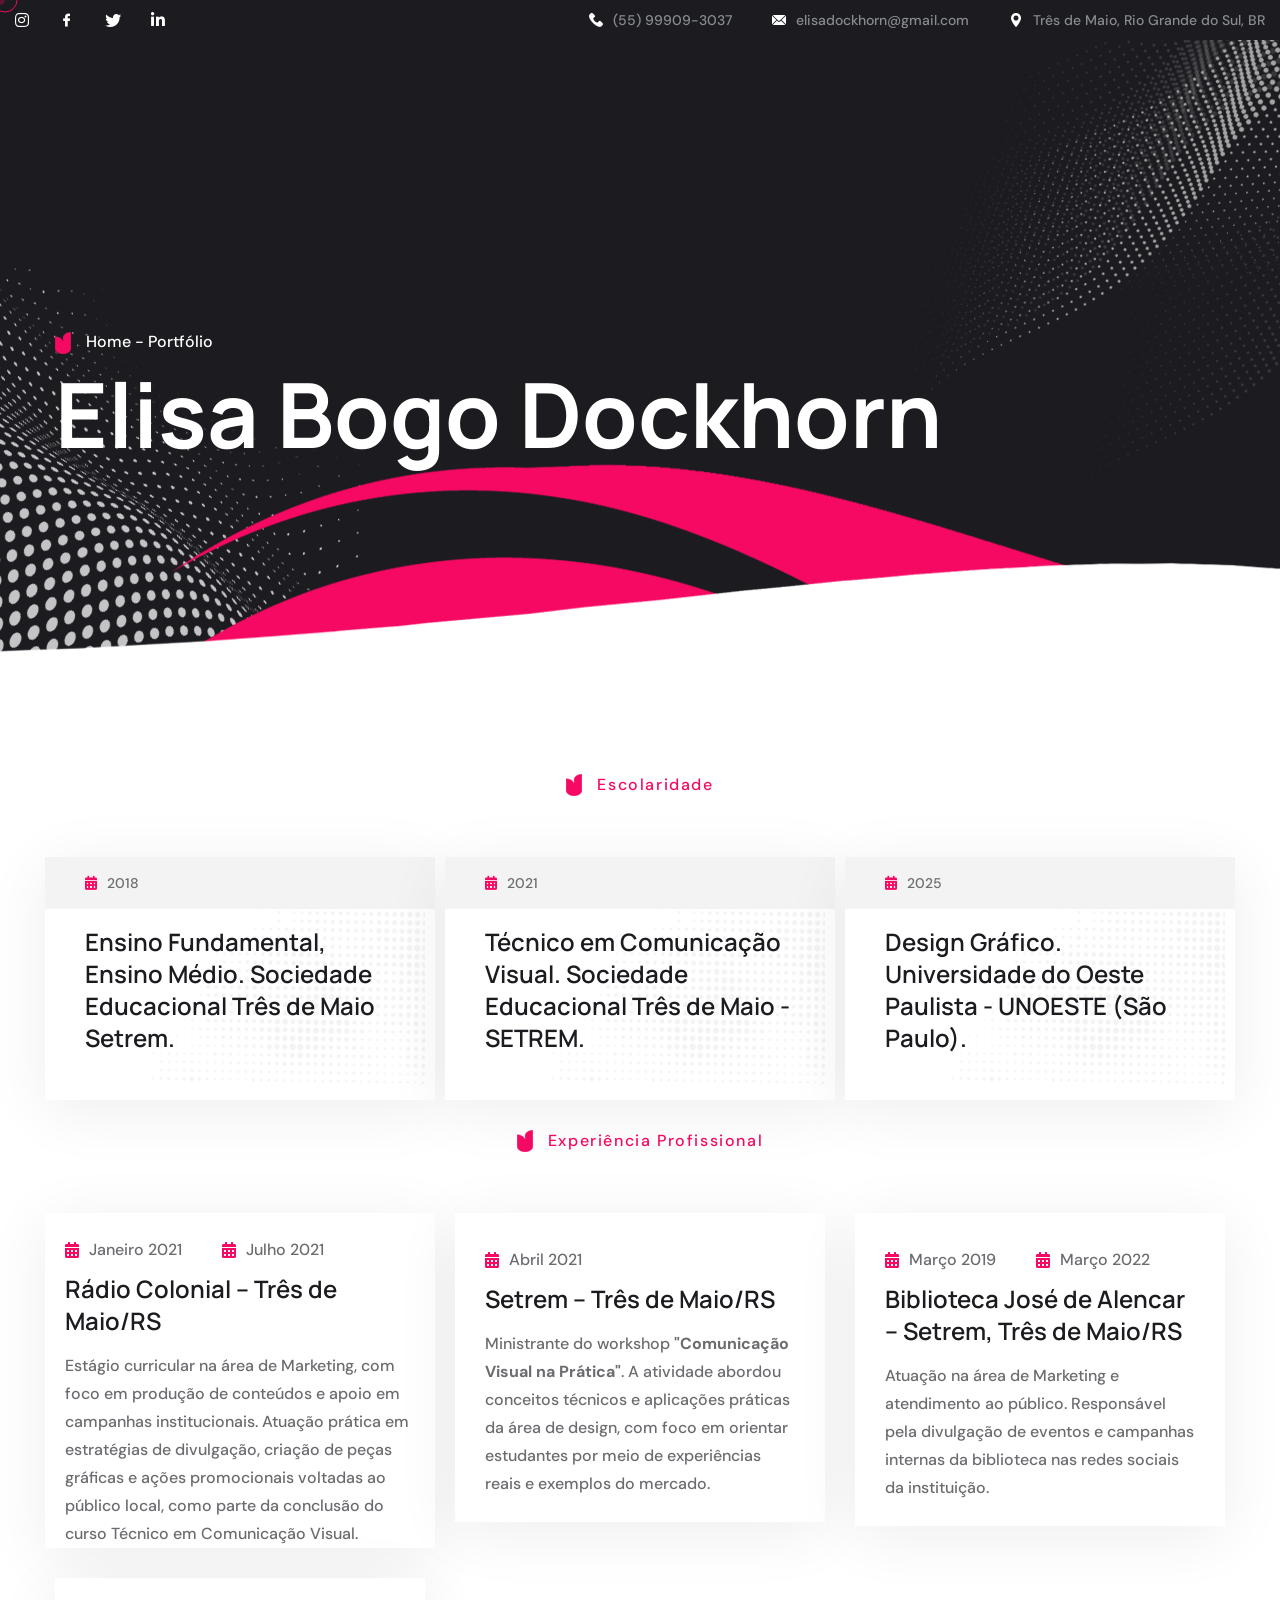
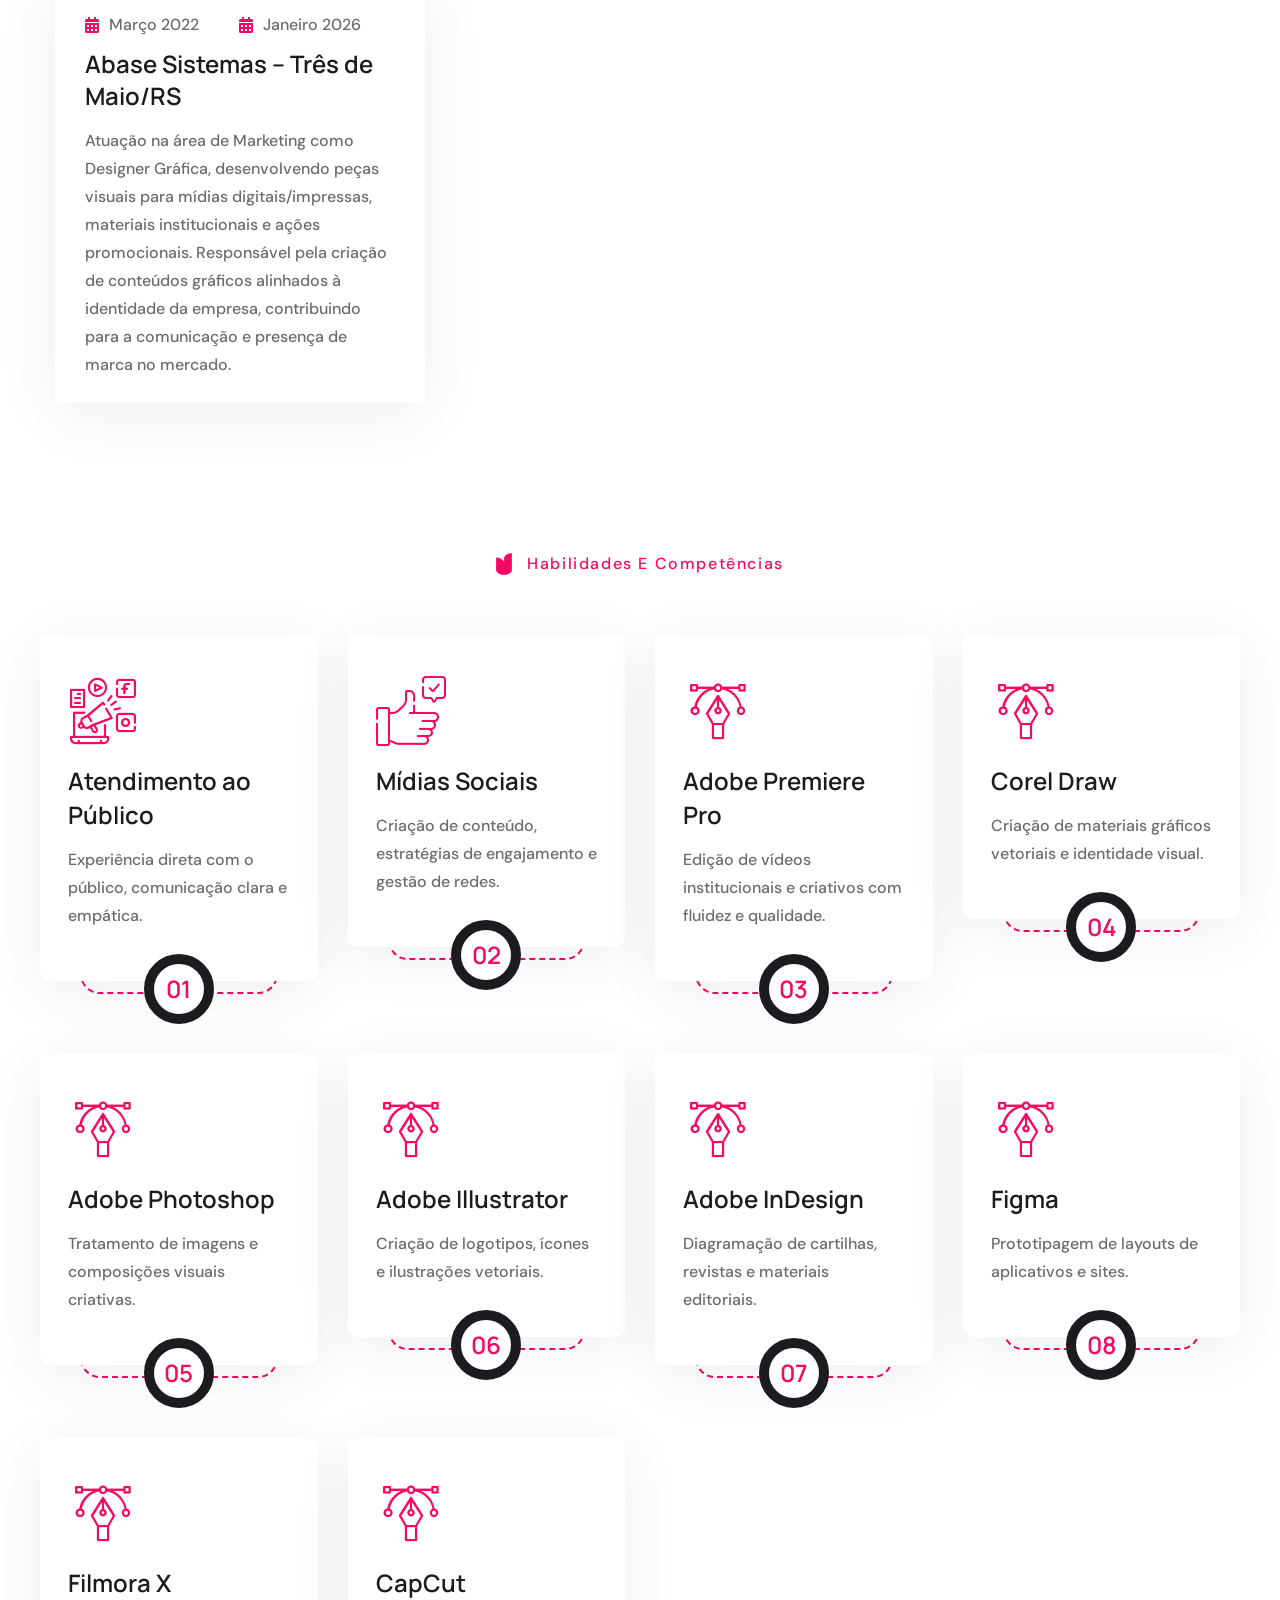
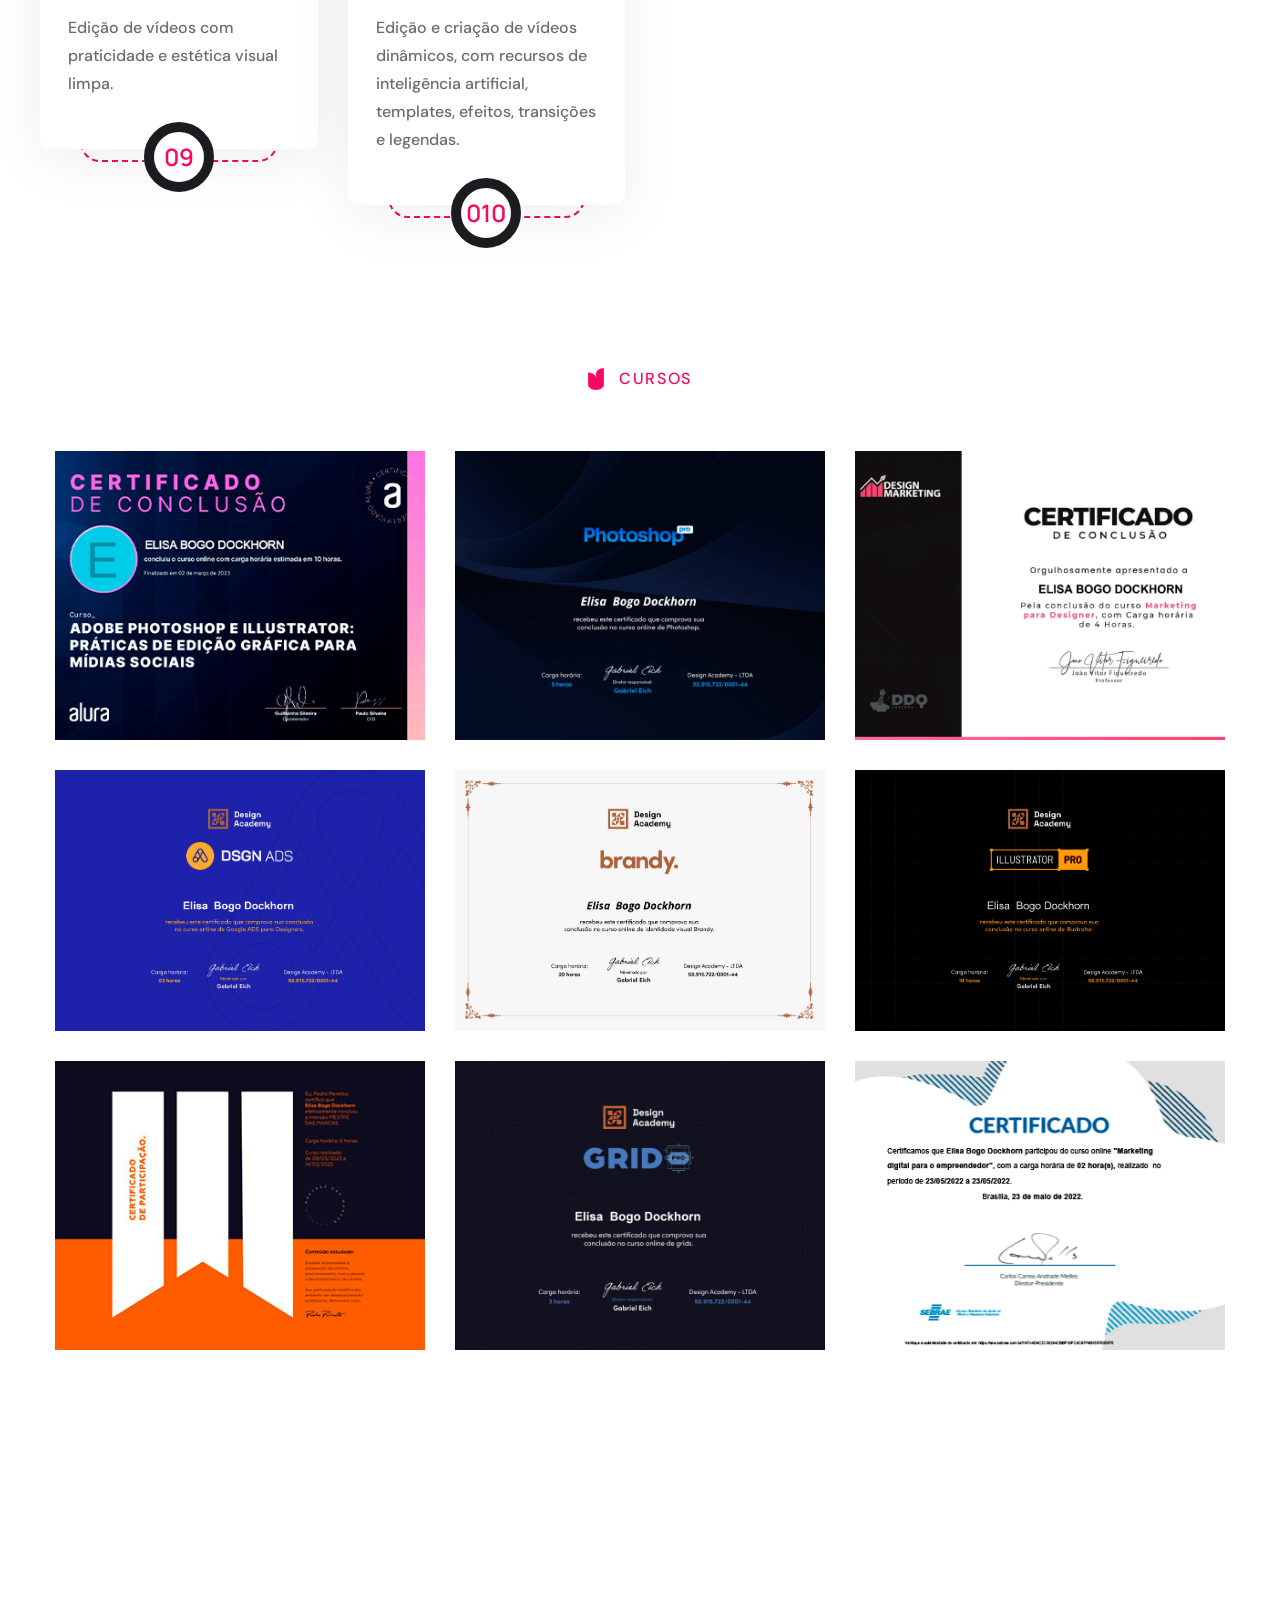
<file: trajetoria-elisa.html>
<!DOCTYPE html>
<html lang="pt-br">

<head>
    <meta charset="UTF-8" />
    <meta name="viewport" content="width=device-width, initial-scale=1.0" />
    <title> Home  || Portfólio </title>
    <!-- favicons Icons -->
    <link rel="apple-touch-icon" sizes="180x180" href="assets/images/favicons/apple-touch-icon.png" />
    <link rel="icon" type="image/png" sizes="32x32" href="assets/images/favicons/favicon-32x32.png" />
    <link rel="icon" type="image/png" sizes="16x16" href="assets/images/favicons/favicon-16x16.png" />
    <link rel="manifest" href="assets/images/favicons/site.webmanifest" />
    <meta name="description" content="zefxa HTML 5 Template " />

    <!-- fonts -->
    <link rel="preconnect" href="https://fonts.googleapis.com">

    <link rel="preconnect" href="https://fonts.gstatic.com" crossorigin>



    <link href="https://fonts.googleapis.com/css2?family=Manrope:wght@200..800&display=swap" rel="stylesheet">

    <link
        href="https://fonts.googleapis.com/css2?family=DM+Sans:ital,opsz,wght@0,9..40,100..1000;1,9..40,100..1000&display=swap"
        rel="stylesheet">

    <link rel="stylesheet" href="assets/vendors/bootstrap/css/bootstrap.min.css" />
    <link rel="stylesheet" href="assets/vendors/animate/animate.min.css" />
    <link rel="stylesheet" href="assets/vendors/animate/custom-animate.css" />
    <link rel="stylesheet" href="assets/vendors/fontawesome/css/all.min.css" />
    <link rel="stylesheet" href="assets/vendors/jarallax/jarallax.css" />
    <link rel="stylesheet" href="assets/vendors/jquery-magnific-popup/jquery.magnific-popup.css" />
    <link rel="stylesheet" href="assets/vendors/odometer/odometer.min.css" />
    <link rel="stylesheet" href="assets/vendors/swiper/swiper.min.css" />
    <link rel="stylesheet" href="assets/vendors/zefxa-icons/style.css">
    <link rel="stylesheet" href="assets/vendors/owl-carousel/owl.carousel.min.css" />
    <link rel="stylesheet" href="assets/vendors/owl-carousel/owl.theme.default.min.css" />
    <link rel="stylesheet" href="assets/vendors/bootstrap-select/css/bootstrap-select.min.css" />
    <link rel="stylesheet" href="assets/vendors/nice-select/nice-select.css" />
    <link rel="stylesheet" href="assets/vendors/jquery-ui/jquery-ui.css" />
    <link rel="stylesheet" href="assets/vendors/reey-font/stylesheet.css" />

    <!-- template styles -->
    <link rel="stylesheet" href="assets/css/zefxa.css" />
    <link rel="stylesheet" href="assets/css/zefxa-responsive.css" />
</head>
<body class="custom-cursor">

    <div class="custom-cursor__cursor"></div>
    <div class="custom-cursor__cursor-two"></div>
    <div class="preloader">
        <div class="preloader__image"></div>
    </div>
    <div class="page-wrapper">
        <header class="main-header">
            <div class="main-menu__top">
                <div class="container">
                    <div class="main-menu__top-inner">
                        <div class="main-menu__top-left">
                            <div class="main-menu__social">
                                <a href="https://www.instagram.com/elisa_dockhorn/" target="_blank"><span class="fab fa-instagram"></span></a>
                                <a href="https://www.facebook.com/elisadockhorn?locale=pt_BR" target="_blank"><i class="icon-facebook"></i></a>
                                <a href="https://x.com/dockhornelisa?s=21&t=mitChQyQxSVCJnLVAlV9iw" target="_blank"><i class="icon-twitter"></i></a>
                                <a href="https://www.linkedin.com/in/elisa-dockhorn-designer-gr%C3%A1fica-profissional-pcd-8129b91a3/" target="_blank"><span class="fab fa-linkedin-in"></span></a>
                            </div>
                        </div>
                        <ul class="list-unstyled main-menu__contact-list">
                            <li>
                                <div class="icon">
                                    <i class="icon-phone-call"></i>
                                </div>
                                <div class="text">
                                    <p><a href="tel:555599909303">(55) 99909-3037</a>
                                    </p>
                                </div>
                            </li>
                            <li>
                                <div class="icon">
                                    <i class="icon-mail"></i>
                                </div>
                                <div class="text">
                                    <p><a href="mailto:elisadockhorn@gmail.com">elisadockhorn@gmail.com</a>
                                    </p>
                                </div>
                            </li>
                            <li>
                                <div class="icon">
                                    <i class="icon-maps-and-flags"></i>
                                </div>
                                <div class="text">
                                    <p>Três de Maio, Rio Grande do Sul, BR</p>
                                </div>
                            </li>
                        </ul>
                    </div>
                </div>
            </div>
        </header>
        <div class="stricky-header stricked-menu main-menu">
            <div class="sticky-header__content"></div>
        </div>
        <section class="page-header">
            <div class="page-header__shape-bg"
                style="background-image: url(assets/images/shapes/page-header-shape-bg.png);"></div>
            <div class="page-header__shape-1 float-bob-y">
                <img src="assets/images/shapes/page-header-shape-1.png" alt="">
            </div>
            <div class="page-header__shape-2 img-bounce">
                <img src="assets/images/shapes/page-header-shape-2.png" alt="">
            </div>
            <div class="page-header__shape-3 float-bob-x">
                <img src="assets/images/shapes/page-header-shape-3.png" alt="">
            </div>
            <div class="container">
                <div class="page-header__inner">
                    <div class="thm-breadcrumb__box">
                        <div class="thm-breadcrumb__icon">
                            <img src="assets/images/shapes/section-title-tagline-shape.png" alt="">
                        </div>
                        <ul class="thm-breadcrumb list-unstyled">
                            <li><a href="index.html">Home</a></li>
                            <li><span>-</span></li>
                            <li>Portfólio</li>
                        </ul>
                    </div>
                    <h2>Elisa Bogo Dockhorn</h2>
                </div>
            </div>
        </section>

        <section class="blog-three">
            <div class="container">
                <div class="section-title text-center">
                    <div class="section-title__tagline-box">
                        <div class="section-title__tagline-shape">
                            <img src="assets/images/shapes/section-title-tagline-shape.png" alt="">
                        </div>
                        <span class="section-title__tagline">Escolaridade</span>
                    </div>
                </div>
                <div class="row">
                    <div class="col-xl-4 col-lg-4 wow fadeInLeft" data-wow-delay="300ms">
                        <div class="blog-three__single-2">
                            <ul class="blog-three__meta-2 list-unstyled">
                                <li>
                                    <a href="#"><span class="fas fa-calendar-alt"></span>2018</a>
                                </li>
                            </ul>
                            <div class="blog-three__title-box">
                                <div class="blog-three__content-shape-1">
                                    <img src="assets/images/shapes/blog-three-content-shape-1.png" alt="">
                                </div>
                                <h3 class="blog-three__title-2"><a href="#">Ensino Fundamental, Ensino Médio. Sociedade Educacional Três de Maio Setrem.</a></h3>
                            </div>
                        </div>
                    </div>
                    <div class="col-xl-4 col-lg-4 wow fadeInLeft" data-wow-delay="600ms">
                        <div class="blog-three__single-2">
                            <ul class="blog-three__meta-2 list-unstyled">
                                <li>
                                    <a href="#"><span class="fas fa-calendar-alt"></span>2021</a>
                                </li>
                            </ul>
                            <div class="blog-three__title-box">
                                <div class="blog-three__content-shape-1">
                                    <img src="assets/images/shapes/blog-three-content-shape-1.png" alt="">
                                </div>
                                <h3 class="blog-three__title-2"><a href="#">Técnico em Comunicação Visual. Sociedade Educacional Três de Maio - SETREM.</a></h3>
                            </div>
                        </div>
                    </div>
                    <div class="col-xl-4 col-lg-4 wow fadeInLeft" data-wow-delay="600ms">
                        <div class="blog-three__single-2">
                            <ul class="blog-three__meta-2 list-unstyled">
                                    <li>
                                        <a href="#"><span class="fas fa-calendar-alt"></span>2025</a>
                                    </li>
                            </ul>
                            <div class="blog-three__title-box">
                                <div class="blog-three__content-shape-1">
                                    <img src="assets/images/shapes/blog-three-content-shape-1.png" alt="">
                                </div>
                                <h3 class="blog-three__title-2"><a href="#">Design Gráfico. Universidade do Oeste Paulista - UNOESTE (São Paulo).</a></h3>
                            </div>
                        </div>
                    </div>
                </div>
            </div>
            
            <div class="container">
                <div class="section-title text-center">
                    <div class="section-title__tagline-box">
                        <div class="section-title__tagline-shape">
                            <img src="assets/images/shapes/section-title-tagline-shape.png" alt="">
                        </div>
                        <span class="section-title__tagline">Experiência Profissional</span>
                    </div>
                </div>
                <div class="row">   
                    <div class="col-xl-4 col-lg-4 wow fadeInLeft" data-wow-delay="100ms">
                        <div class="blog-three__single-2">
                            <div class="blog-one__content">
                                <ul class="blog-one__meta list-unstyled">
                                    <li>
                                        <a href="#"><span class="fas fa-calendar-alt"></span>Janeiro 2021</a>
                                    </li>
                                    <li>
                                        <a href="#"><span class="fas fa-calendar-alt"></span>Julho 2021</a>
                                    </li>
                                </ul>
                                <h3 class="blog-one__title"><a href="#">Rádio Colonial – Três de Maio/RS</a></h3>
                                <p class="blog-one__text">
                                    Estágio curricular na área de Marketing, com foco em produção de conteúdos e apoio em campanhas institucionais.
                                    Atuação prática em estratégias de divulgação, criação de peças gráficas e ações promocionais voltadas ao público local, como parte da conclusão do curso Técnico em Comunicação Visual.
                                </p>
                            </div>
                        </div>
                    </div>
                    <div class="col-xl-4 col-lg-4 wow fadeInLeft" data-wow-delay="200ms">
                        <div class="blog-one__single">
                            <div class="blog-one__content">
                                <ul class="blog-one__meta list-unstyled">
                                    <li>
                                        <a href="#"><span class="fas fa-calendar-alt"></span>Abril 2021</a>
                                    </li>
                                </ul>
                                <h3 class="blog-one__title"><a href="#">Setrem – Três de Maio/RS</a></h3>
                                <p class="blog-one__text">
                                    Ministrante do workshop <strong>"Comunicação Visual na Prática"</strong>.
                                    A atividade abordou conceitos técnicos e aplicações práticas da área de design, com foco em orientar estudantes por meio de experiências reais e exemplos do mercado.
                                </p>
                            </div>
                        </div>
                    </div>
                    <div class="col-xl-4 col-lg-4 wow fadeInLeft" data-wow-delay="300ms">
                        <div class="blog-one__single">
                            <div class="blog-one__content">
                                <ul class="blog-one__meta list-unstyled">
                                    <li>
                                        <a href="#"><span class="fas fa-calendar-alt"></span>Março 2019</a>
                                    </li>
                                    <li>
                                        <a href="#"><span class="fas fa-calendar-alt"></span>Março 2022</a>
                                    </li>
                                </ul>
                                <h3 class="blog-one__title"><a href="#">Biblioteca José de Alencar – Setrem, Três de Maio/RS</a></h3>
                                <p class="blog-one__text">
                                    Atuação na área de Marketing e atendimento ao público. Responsável pela divulgação de eventos e campanhas internas da biblioteca nas redes sociais da instituição.
                                </p>
                            </div>
                        </div>
                    </div>
                    <div class="col-xl-4 col-lg-4 wow fadeInLeft" data-wow-delay="400ms">
                        <div class="blog-one__single">
                            <div class="blog-one__content">
                                <ul class="blog-one__meta list-unstyled">
                                    <li>
                                        <a href="#"><span class="fas fa-calendar-alt"></span>Março 2022</a>
                                    </li>
                                    <li>
                                        <a href="#"><span class="fas fa-calendar-alt"></span> Janeiro 2026</a>
                                    </li>
                                </ul>
                                <h3 class="blog-one__title"><a href="#">Abase Sistemas – Três de Maio/RS</a></h3>
                                <p class="blog-one__text">
                                    Atuação na área de Marketing como Designer Gráfica, desenvolvendo peças visuais para mídias digitais/impressas, materiais institucionais e ações promocionais.
                                    Responsável pela criação de conteúdos gráficos alinhados à identidade da empresa, contribuindo para a comunicação e presença de marca no mercado.
                                </p>
                            </div>
                        </div>
                    </div>

                </div>
            </div>

            <div class="container process-one">
                <div class="section-title text-center">
                    <div class="section-title__tagline-box">
                        <div class="section-title__tagline-shape">
                            <img src="assets/images/shapes/section-title-tagline-shape.png" alt="">
                        </div>
                        <span class="section-title__tagline">Habilidades e Competências</span>
                    </div>
                </div>
                <div class="row">
                    <!-- Atendimento ao Público -->
                    <div class="col-xl-3 col-lg-6 col-md-6 wow fadeInLeft" data-wow-delay="100ms">
                        <div class="process-one__single-inner">
                            <div class="process-one__single-shape"></div>
                            <div class="process-one__single">
                                <div class="process-one__icon">
                                    <span class="icon-bullhorn"></span>
                                </div>
                                <h3 class="process-one__title">Atendimento ao Público</h3>
                                <p class="process-one__text">Experiência direta com o público, comunicação clara e empática.</p>
                                <div class="process-one__count"></div>
                            </div>
                        </div>
                    </div>
                    <!-- Mídias Sociais -->
                    <div class="col-xl-3 col-lg-6 col-md-6 wow fadeInLeft" data-wow-delay="200ms">
                        <div class="process-one__single-inner">
                            <div class="process-one__single-shape"></div>
                            <div class="process-one__single">
                                
                                <div class="process-one__icon">
                                    <span class="icon-like"></span>
                                </div>
                                <h3 class="process-one__title">Mídias Sociais</h3>
                                <p class="process-one__text">Criação de conteúdo, estratégias de engajamento e gestão de redes.</p>
                                <div class="process-one__count"></div>
                            </div>
                        </div>
                    </div>
                    <!-- Adobe Premiere Pro -->
                    <div class="col-xl-3 col-lg-6 col-md-6 wow fadeInLeft" data-wow-delay="300ms">
                        <div class="process-one__single-inner">
                            <div class="process-one__single-shape"></div>
                            <div class="process-one__single">
                                
                                <div class="process-one__icon">
                                    <span class="icon-curve"></span>
                                </div>
                                <h3 class="process-one__title">Adobe Premiere Pro</h3>
                                <p class="process-one__text">Edição de vídeos institucionais e criativos com fluidez e qualidade.</p>
                                <div class="process-one__count"></div>
                            </div>
                        </div>
                    </div>
                    <!-- Corel Draw -->
                    <div class="col-xl-3 col-lg-6 col-md-6 wow fadeInLeft" data-wow-delay="400ms">
                        <div class="process-one__single-inner">
                            <div class="process-one__single-shape"></div>
                            <div class="process-one__single">
                                
                                <div class="process-one__icon">
                                    <span class="icon-curve"></span>
                                </div>
                                <h3 class="process-one__title">Corel Draw</h3>
                                <p class="process-one__text">Criação de materiais gráficos vetoriais e identidade visual.</p>
                                <div class="process-one__count"></div>
                            </div>
                        </div>
                    </div>
                    <!-- Adobe Photoshop -->
                    <div class="col-xl-3 col-lg-6 col-md-6 wow fadeInLeft" data-wow-delay="500ms">
                        <div class="process-one__single-inner">
                            <div class="process-one__single-shape"></div>
                            <div class="process-one__single">
                                
                                <div class="process-one__icon">
                                    <span class="icon-curve"></span>
                                </div>
                                <h3 class="process-one__title">Adobe Photoshop</h3>
                                <p class="process-one__text">Tratamento de imagens e composições visuais criativas.</p>
                                <div class="process-one__count"></div>
                            </div>
                        </div>
                    </div>
                    <!-- Adobe Illustrator -->
                    <div class="col-xl-3 col-lg-6 col-md-6 wow fadeInLeft" data-wow-delay="600ms">
                        <div class="process-one__single-inner">
                            <div class="process-one__single-shape"></div>
                            <div class="process-one__single">
                                
                                <div class="process-one__icon">
                                    <span class="icon-curve"></span>
                                </div>
                                <h3 class="process-one__title">Adobe Illustrator</h3>
                                <p class="process-one__text">Criação de logotipos, ícones e ilustrações vetoriais.</p>
                                <div class="process-one__count"></div>
                            </div>
                        </div>
                    </div>
                    <!-- Adobe InDesign -->
                    <div class="col-xl-3 col-lg-6 col-md-6 wow fadeInLeft" data-wow-delay="700ms">
                        <div class="process-one__single-inner">
                            <div class="process-one__single-shape"></div>
                            <div class="process-one__single">
                                
                                <div class="process-one__icon">
                                    <span class="icon-curve"></span>
                                </div>
                                <h3 class="process-one__title">Adobe InDesign</h3>
                                <p class="process-one__text">Diagramação de cartilhas, revistas e materiais editoriais.</p>
                                <div class="process-one__count"></div>
                            </div>
                        </div>
                    </div>
                    <div class="col-xl-3 col-lg-6 col-md-6 wow fadeInLeft" data-wow-delay="600ms">
                        <div class="process-one__single-inner">
                            <div class="process-one__single-shape"></div>
                            <div class="process-one__single">
                                
                                <div class="process-one__icon">
                                    <span class="icon-curve"></span>
                                </div>
                                <h3 class="process-one__title">Figma</h3>
                                <p class="process-one__text">Prototipagem de layouts de aplicativos e sites.</p>
                                <div class="process-one__count"></div>
                            </div>
                        </div>
                    </div>
                    <div class="col-xl-3 col-lg-6 col-md-6 wow fadeInLeft" data-wow-delay="800ms">
                        <div class="process-one__single-inner">
                            <div class="process-one__single-shape"></div>
                            <div class="process-one__single">
                                
                                <div class="process-one__icon">
                                    <span class="icon-curve"></span>
                                </div>
                                <h3 class="process-one__title">Filmora X</h3>
                                <p class="process-one__text">Edição de vídeos com praticidade e estética visual limpa.</p>
                                <div class="process-one__count"></div>
                            </div>
                        </div>
                    </div>
                    <div class="col-xl-3 col-lg-6 col-md-6 wow fadeInLeft" data-wow-delay="800ms">
                        <div class="process-one__single-inner">
                            <div class="process-one__single-shape"></div>
                            <div class="process-one__single">
                                
                                <div class="process-one__icon">
                                    <span class="icon-curve"></span>
                                </div>
                                <h3 class="process-one__title">CapCut</h3> 
                                <p class="process-one__text">Edição e criação de vídeos dinâmicos, com recursos de inteligência artificial, templates, efeitos, transições e legendas.</p>
                                <div class="process-one__count"></div>
                            </div>
                        </div>
                    </div>
                </div>
            </div>

            <div class="container">
                <div class="section-title text-center">
                    <div class="section-title__tagline-box">
                        <div class="section-title__tagline-shape">
                            <img src="assets/images/shapes/section-title-tagline-shape.png" alt="">
                        </div>
                        <span class="section-title__tagline">CURSOS</span>
                    </div>
                </div>
                <div class="row">
                    <div class="col-xl-4 col-lg-6 col-md-6 wow fadeInUp" data-wow-delay="100ms">
                        <div class="project-one__single">
                            <div class="project-one__img-box">
                                <div class="project-one__img">
                                    <img src="assets/images/formation/praticas-edicao-grafica.png" alt="">
                                </div>
                                <div class="project-one__content">
                                    <h3 class="project-one__title"><a href="assets/flies/praticas.pdf" target="_blank">Adobe Photoshop e Illustrator: práticas de edição gráfica para mídias sociais (Alura).</a></h3>
                                </div>
                            </div>
                        </div>
                    </div>
                    <div class="col-xl-4 col-lg-6 col-md-6 wow fadeInRight" data-wow-delay="200ms">
                        <div class="project-one__single">
                            <div class="project-one__img-box">
                                <div class="project-one__img">
                                    <img src="assets/images/formation/photoshop.png" alt="">
                                </div>
                                <div class="project-one__content">
                                    <h3 class="project-one__title"><a href="assets/flies/photoshop.pdf" target="_blank">Design Academy (Gabriel Eich) - Curso Photoshop.</a></h3>
                                </div>
                            </div>
                        </div>
                    </div>
                    <div class="col-xl-4 col-lg-6 col-md-6 wow fadeInLeft" data-wow-delay="300ms">
                        <div class="project-one__single">
                            <div class="project-one__img-box">
                                <div class="project-one__img">
                                    <img src="assets/images/formation/marketing-para-designer.png" alt="">
                                </div>
                                <div class="project-one__content">
                                    <h3 class="project-one__title"><a href="assets/flies/marketing-para-designer.pdf" target="_blank">Marketing para Designer (DDQ Ensinos).</a>
                                    </h3>
                                </div>
                            </div>
                        </div>
                    </div>
<!-- Fim Primeira linha -->
                    <div class="col-xl-4 col-lg-6 col-md-6 wow fadeInRight" data-wow-delay="100ms">
                        <div class="project-one__single">
                            <div class="project-one__img-box">
                                <div class="project-one__img">
                                    <img src="assets/images/formation/Certificado-Design-ADS.jpg" alt="">
                                </div>
                                <div class="project-one__content">
                                    <h3 class="project-one__title"><a href="assets/flies/Certificado Design ADS.pdf" target="_blank">Design Academy DSGN ADS(Gabriel Eich).</a></h3>
                                </div>
                            </div>
                        </div>
                    </div>
                    <div class="col-xl-4 col-lg-6 col-md-6 wow fadeInRight" data-wow-delay="200ms">
                        <div class="project-one__single">
                            <div class="project-one__img-box">
                                <div class="project-one__img">
                                    <img src="assets/images/formation/Certificado-Brandy.jpg" alt="">
                                </div>
                                <div class="project-one__content">
                                    <h3 class="project-one__title"><a href="assets/flies/Certificado Brandy.pdf" target="_blank">Design Academy Brandy(Gabriel Eich).</a></h3>
                                </div>
                            </div>
                        </div>
                    </div>
                      <div class="col-xl-4 col-lg-6 col-md-6 wow fadeInRight" data-wow-delay="300ms">
                        <div class="project-one__single">
                            <div class="project-one__img-box">
                                <div class="project-one__img">
                                    <img src="assets/images/formation/Certificado-Illustrator-Pro.jpg" alt="">
                                </div>
                                <div class="project-one__content">
                                    <h3 class="project-one__title"><a href="assets/flies/Certificado Illustrator Pro.pdf" target="_blank">Design Academy Illustrator Pro(Gabriel Eich).</a></h3>
                                </div>
                            </div>
                        </div>
                    </div>
<!-- Fim segunda linha -->
                <div class="col-xl-4 col-lg-6 col-md-6 wow fadeInRight" data-wow-delay="100ms">
                        <div class="project-one__single">
                            <div class="project-one__img-box">
                                <div class="project-one__img">
                                    <img src="assets/images/formation/Mestres de Marcas (Pedro Panetto).png" alt="">
                                </div>
                                <div class="project-one__content">
                                    <h3 class="project-one__title"><a href="assets/flies/Designer de Marcas .pdf" target="_blank">Mestres de Marcas (Pedro Panetto).</a></h3>
                                </div>
                            </div>
                        </div>
                    </div>
                    <div class="col-xl-4 col-lg-6 col-md-6 wow fadeInRight" data-wow-delay="200ms">
                        <div class="project-one__single">
                            <div class="project-one__img-box">
                                <div class="project-one__img">
                                    <img src="assets/images/formation/Design Academy.png" alt="">
                                </div>
                                <div class="project-one__content">
                                    <h3 class="project-one__title"><a href="assets/flies/Design Academy.pdf" target="_blank">Design Academy GRID(Gabriel Eich).</a></h3>
                                </div>
                            </div>
                        </div>
                    </div>
                     <div class="col-xl-4 col-lg-6 col-md-6 wow fadeInLeft" data-wow-delay="300ms">
                        <div class="project-one__single">
                            <div class="project-one__img-box">
                                <div class="project-one__img">
                                    <img src="assets/images/formation/Certificado-do-curso-de-Marketing-digital-para-o-empreendedor.png" alt="">
                                </div>
                                <div class="project-one__content">
                                    <h3 class="project-one__title"><a href="assets/flies/Marketing digital para o empreendedor.pdf" target="_blank">Marketing Digital para Empreendedores (SEBRAE).</a></h3>
                                </div>
                            </div>
                        </div>
                    </div>

<!-- Fim terceira linha  -->
                    <div class="col-xl-4 col-lg-6 col-md-6 wow fadeInRight" data-wow-delay="100ms">
                        <div class="project-one__single">
                            <div class="project-one__img-box">
                                <div class="project-one__img">
                                    <img src="assets/images/formation/Certificado---Penso-Design-(Tecnologias-Imersivas-no-Design).png" alt="">
                                </div>
                                <div class="project-one__content">
                                    <h3 class="project-one__title"><a href="assets/flies/Certificado- Penso Design ( Tecnologias Imersivas no Design).pdf" target="_blank">Penso Design: Tecnologias Imersivas no Design (Universidade do Oeste Paulista - Unoeste).</a></h3>
                                </div>
                            </div>
                        </div>
                    </div>
                     <div class="col-xl-4 col-lg-6 col-md-6 wow fadeInRight" data-wow-delay="100ms">
                        <div class="project-one__single">
                            <div class="project-one__img-box">
                                <div class="project-one__img">
                                    <img src="assets/images/formation/noroeste-summit-2023.png" alt="">
                                </div>
                                <div class="project-one__content">
                                    <h3 class="project-one__title"><a href="assets/flies/noroeste-summit_2023.pdf" target="_blank">Evento Noroeste Summit (2023).</a></h3>
                                </div>
                            </div>
                        </div>
                    </div>
                     <div class="col-xl-4 col-lg-6 col-md-6 wow fadeInRight" data-wow-delay="100ms">
                        <div class="project-one__single">
                            <div class="project-one__img-box">
                                <div class="project-one__img">
                                    <img src="assets/images/formation/noroeste-summit-2024.png" alt="">
                                </div>
                                <div class="project-one__content">
                                    <h3 class="project-one__title"><a href="assets/flies/noroeste-summit_2024.pdf" target="_blank">Evento Noroeste Summit (2024).</a></h3>
                                </div>
                            </div>
                        </div>
                    </div>
<!-- Fim quarta linha -->

                    <div class="col-xl-4 col-lg-6 col-md-6 wow fadeInRight" data-wow-delay="100ms">
                        <div class="project-one__single">
                            <div class="project-one__img-box">
                                <div class="project-one__img">
                                    <img src="assets/images/formation/BOOTCAMP PENSO DESIGN UNOESTE.jpg" alt="">
                                </div>
                                <div class="project-one__content">
                                    <h3 class="project-one__title"><a href="assets/flies/BOOTCAMP PENSO DESIGN UNOESTE.pdf" target="_blank">BOOTCAMP PENSO DESIGN UNOESTE.</a></h3>
                                </div>
                            </div>
                        </div>
                    </div>
                    <div class="col-xl-4 col-lg-6 col-md-6 wow fadeInRight" data-wow-delay="200ms">
                        <div class="project-one__single">
                            <div class="project-one__img-box">
                                <div class="project-one__img">
                                    <img src="assets/images/formation/Educacao Financeira.jpeg" alt="">
                                </div>
                                <div class="project-one__content">
                                    <h3 class="project-one__title"><a href="assets/flies/Educacao Financeira.pdf">Educação Financeira com Ferramentas Digitais e Aplicativos (Dsop Educação Financeira).</a></h3>
                                </div>
                            </div>
                        </div>
                    </div>
                    <div class="col-xl-4 col-lg-6 col-md-6 wow fadeInRight" data-wow-delay="300ms">
                        <div class="project-one__single">
                            <div class="project-one__img-box">
                                <div class="project-one__img">
                                    <img src="assets/images/formation/CID_8.jpg" alt="">
                                </div>
                                <div class="project-one__content">
                                    <h3 class="project-one__title"><a href="assets/flies/CID_8.pdf">CIÊNCIA, IDEIAS, DISSEMINAÇÃO - CID #8.</a></h3>
                                </div>
                            </div>
                        </div>
                    </div>
<!-- Fim quinta linha -->
                    <div class="col-xl-4 col-lg-6 col-md-6 wow fadeInRight" data-wow-delay="300ms">
                        <div class="project-one__single">
                            <div class="project-one__img-box">
                                <div class="project-one__img">
                                    <img src="assets/images/formation/T&H.jpg" alt="">
                                </div>
                                <div class="project-one__content">
                                    <h3 class="project-one__title"><a href="assets/flies/Tecnologia e humanizacao.pdf">Tecnologia e Humanização</a></h3>
                                </div>
                            </div>
                        </div>
                    </div>
                    <div class="col-xl-4 col-lg-6 col-md-6 wow fadeInRight" data-wow-delay="300ms">
                        <div class="project-one__single">
                            <div class="project-one__img-box">
                                <div class="project-one__img">
                                    <img src="assets/images/formation/Projetista De Interface Gráfica.jpg" alt="">
                                </div>
                                <div class="project-one__content">
                                    <h3 class="project-one__title"><a href="assets/flies/Projetista De Interface Gráfica.pdf">Projetista De Interface Gráfica</a></h3>
                                </div>
                            </div>
                        </div>
                    </div>
                    <div class="col-xl-4 col-lg-6 col-md-6 wow fadeInRight" data-wow-delay="300ms">
                        <div class="project-one__single">
                            <div class="project-one__img-box">
                                <div class="project-one__img">
                                    <img src="assets/images/formation/Certificado_Conclusao_page-0001.jpg" alt="">
                                </div>
                                <div class="project-one__content">
                                    <h3 class="project-one__title"><a href="assets/flies/Certificado_Conclusao.pdf">Certificado de Conclusão de Curso</a></h3>
                                </div>
                            </div>
                        </div>
                    </div>
                    <div class="col-xl-4 col-lg-6 col-md-6 wow fadeInRight" data-wow-delay="300ms">
                        <div class="project-one__single">
                            <div class="project-one__img-box">
                                <div class="project-one__img">
                                    <img src="assets/images/formation/Feirão DIgital Tua empresa na internet.jpg" alt="">
                                </div>
                                <div class="project-one__content">
                                    <h3 class="project-one__title"><a href="assets/flies/Feirão DIgital Tua empresa na internet.pdf">Feirão DIgital Tua empresa na internet</a></h3>
                                </div>
                            </div>
                        </div>
                    </div>
                </div>
            </div>
        </section>

    </div>



    <a href="#" data-target="html" class="scroll-to-target scroll-to-top"><i class="icon-right-arrow"></i></a>
    <script src="assets/vendors/jquery/jquery-3.6.0.min.js"></script>
    <script src="assets/vendors/bootstrap/js/bootstrap.bundle.min.js"></script>
    <script src="assets/vendors/jarallax/jarallax.min.js"></script>
    <script src="assets/vendors/jquery-ajaxchimp/jquery.ajaxchimp.min.js"></script>
    <script src="assets/vendors/jquery-appear/jquery.appear.min.js"></script>
    <script src="assets/vendors/jquery-circle-progress/jquery.circle-progress.min.js"></script>
    <script src="assets/vendors/jquery-magnific-popup/jquery.magnific-popup.min.js"></script>
    <script src="assets/vendors/jquery-validate/jquery.validate.min.js"></script>
    <script src="assets/vendors/odometer/odometer.min.js"></script>
    <script src="assets/vendors/swiper/swiper.min.js"></script>
    <script src="assets/vendors/wnumb/wNumb.min.js"></script>
    <script src="assets/vendors/wow/wow.js"></script>
    <script src="assets/vendors/isotope/isotope.js"></script>
    <script src="assets/vendors/owl-carousel/owl.carousel.min.js"></script>
    <script src="assets/vendors/bootstrap-select/js/bootstrap-select.min.js"></script>
    <script src="assets/vendors/jquery-ui/jquery-ui.js"></script>
    <script src="assets/vendors/nice-select/jquery.nice-select.min.js"></script>
    <script src="assets/vendors/marque/marquee.min.js"></script>
    <script src="assets/vendors/countdown/countdown.min.js"></script>
    <script src="assets/js/zefxa.js"></script>
</body>
</html>
</file>
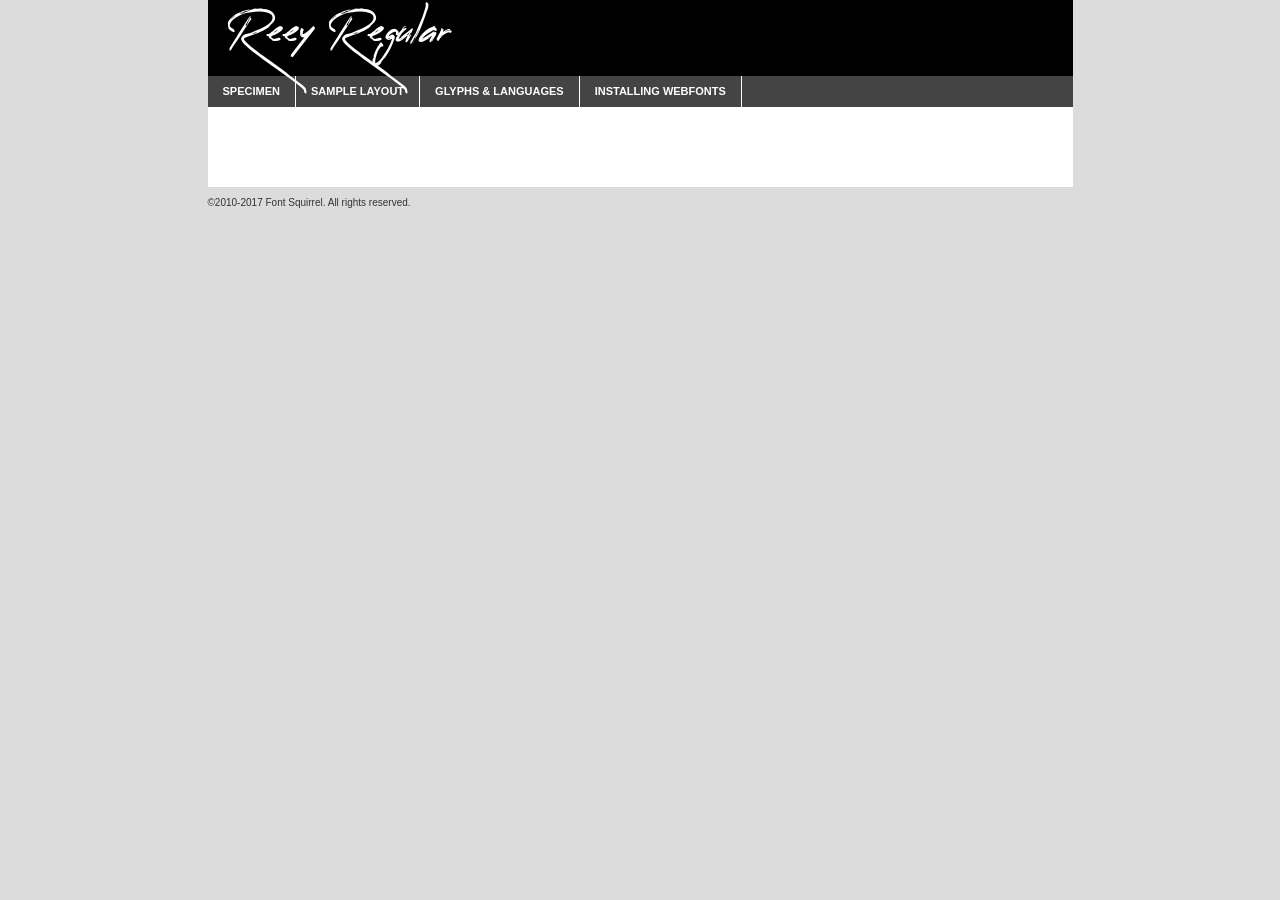
<file: assets/vendors/reey-font/reey-regular-demo.html>
<!DOCTYPE html PUBLIC "-//W3C//DTD XHTML 1.0 Transitional//EN"
	"http://www.w3.org/TR/xhtml1/DTD/xhtml1-transitional.dtd">

<html xmlns="http://www.w3.org/1999/xhtml" xml:lang="en" lang="en">
<head>
	<meta http-equiv="Content-Type" content="text/html; charset=utf-8" />
	<script src="http://ajax.googleapis.com/ajax/libs/jquery/1.7.2/jquery.min.js" type="text/javascript" charset="utf-8"></script>
	<script type="text/javascript">
	(function($){$.fn.easyTabs=function(option){var param=jQuery.extend({fadeSpeed:"fast",defaultContent:1,activeClass:'active'},option);$(this).each(function(){var thisId="#"+this.id;if(param.defaultContent==''){param.defaultContent=1;}
	if(typeof param.defaultContent=="number")
	{var defaultTab=$(thisId+" .tabs li:eq("+(param.defaultContent-1)+") a").attr('href').substr(1);}else{var defaultTab=param.defaultContent;}
	$(thisId+" .tabs li a").each(function(){var tabToHide=$(this).attr('href').substr(1);$("#"+tabToHide).addClass('easytabs-tab-content');});hideAll();changeContent(defaultTab);function hideAll(){$(thisId+" .easytabs-tab-content").hide();}
	function changeContent(tabId){hideAll();$(thisId+" .tabs li").removeClass(param.activeClass);$(thisId+" .tabs li a[href=#"+tabId+"]").closest('li').addClass(param.activeClass);if(param.fadeSpeed!="none")
	{$(thisId+" #"+tabId).fadeIn(param.fadeSpeed);}else{$(thisId+" #"+tabId).show();}}
	$(thisId+" .tabs li").click(function(){var tabId=$(this).find('a').attr('href').substr(1);changeContent(tabId);return false;});});}})(jQuery);
	</script>
	<link rel="stylesheet" href="specimen_files/specimen_stylesheet.css" type="text/css" charset="utf-8" />
	<link rel="stylesheet" href="stylesheet.css" type="text/css" charset="utf-8" />

	<style type="text/css">
					body{
				font-family: 'reeyregular';
							}
		</style>

	<title>Reey Regular Specimen</title>
	
	
	<script type="text/javascript" charset="utf-8">
		$(document).ready(function() {
			$('#container').easyTabs({defaultContent:1});
		});
	</script>
</head>

<body>
<div id="container">
	<div id="header">
		Reey Regular	</div>
	<ul class="tabs">
		<li><a href="#specimen">Specimen</a></li>
		<li><a href="#layout">Sample Layout</a></li>
				<li><a href="#glyphs">Glyphs &amp; Languages</a></li>
		<li><a href="#installing">Installing Webfonts</a></li>
		
	</ul>
	
	<div id="main_content">

		
			<div id="specimen">
		
				<div class="section">
					<div class="grid12 firstcol">
						<div class="huge">AaBb</div>
					</div>
				</div>
		
				<div class="section">
					<div class="glyph_range">A&#x200B;B&#x200b;C&#x200b;D&#x200b;E&#x200b;F&#x200b;G&#x200b;H&#x200b;I&#x200b;J&#x200b;K&#x200b;L&#x200b;M&#x200b;N&#x200b;O&#x200b;P&#x200b;Q&#x200b;R&#x200b;S&#x200b;T&#x200b;U&#x200b;V&#x200b;W&#x200b;X&#x200b;Y&#x200b;Z&#x200b;a&#x200b;b&#x200b;c&#x200b;d&#x200b;e&#x200b;f&#x200b;g&#x200b;h&#x200b;i&#x200b;j&#x200b;k&#x200b;l&#x200b;m&#x200b;n&#x200b;o&#x200b;p&#x200b;q&#x200b;r&#x200b;s&#x200b;t&#x200b;u&#x200b;v&#x200b;w&#x200b;x&#x200b;y&#x200b;z&#x200b;1&#x200b;2&#x200b;3&#x200b;4&#x200b;5&#x200b;6&#x200b;7&#x200b;8&#x200b;9&#x200b;0&#x200b;&amp;&#x200b;.&#x200b;,&#x200b;?&#x200b;!&#x200b;&#64;&#x200b;(&#x200b;)&#x200b;#&#x200b;$&#x200b;%&#x200b;*&#x200b;+&#x200b;-&#x200b;=&#x200b;:&#x200b;;</div>
				</div>
				<div class="section">
					<div class="grid12 firstcol">
						<table class="sample_table">
							<tr><td>10</td><td class="size10">abcdefghijklmnopqrstuvwxyzABCDEFGHIJKLMNOPQRSTUVWXYZ0123456789abcdefghijklmnopqrstuvwxyzABCDEFGHIJKLMNOPQRSTUVWXYZ0123456789abcdefghijklmnopqrstuvwxyzABCDEFGHIJKLMNOPQRSTUVWXYZ</td></tr>
							<tr><td>11</td><td class="size11">abcdefghijklmnopqrstuvwxyzABCDEFGHIJKLMNOPQRSTUVWXYZ0123456789abcdefghijklmnopqrstuvwxyzABCDEFGHIJKLMNOPQRSTUVWXYZ0123456789abcdefghijklmnopqrstuvwxyzABCDEFGHIJKLMNOPQRSTUVWXYZ</td></tr>
							<tr><td>12</td><td class="size12">abcdefghijklmnopqrstuvwxyzABCDEFGHIJKLMNOPQRSTUVWXYZ0123456789abcdefghijklmnopqrstuvwxyzABCDEFGHIJKLMNOPQRSTUVWXYZ0123456789abcdefghijklmnopqrstuvwxyzABCDEFGHIJKLMNOPQRSTUVWXYZ</td></tr>
							<tr><td>13</td><td class="size13">abcdefghijklmnopqrstuvwxyzABCDEFGHIJKLMNOPQRSTUVWXYZ0123456789abcdefghijklmnopqrstuvwxyzABCDEFGHIJKLMNOPQRSTUVWXYZ0123456789abcdefghijklmnopqrstuvwxyzABCDEFGHIJKLMNOPQRSTUVWXYZ</td></tr>
							<tr><td>14</td><td class="size14">abcdefghijklmnopqrstuvwxyzABCDEFGHIJKLMNOPQRSTUVWXYZ0123456789abcdefghijklmnopqrstuvwxyzABCDEFGHIJKLMNOPQRSTUVWXYZ0123456789abcdefghijklmnopqrstuvwxyzABCDEFGHIJKLMNOPQRSTUVWXYZ</td></tr>
							<tr><td>16</td><td class="size16">abcdefghijklmnopqrstuvwxyzABCDEFGHIJKLMNOPQRSTUVWXYZ0123456789abcdefghijklmnopqrstuvwxyzABCDEFGHIJKLMNOPQRSTUVWXYZ</td></tr>
							<tr><td>18</td><td class="size18">abcdefghijklmnopqrstuvwxyzABCDEFGHIJKLMNOPQRSTUVWXYZ0123456789abcdefghijklmnopqrstuvwxyzABCDEFGHIJKLMNOPQRSTUVWXYZ</td></tr>
							<tr><td>20</td><td class="size20">abcdefghijklmnopqrstuvwxyzABCDEFGHIJKLMNOPQRSTUVWXYZ0123456789abcdefghijklmnopqrstuvwxyzABCDEFGHIJKLMNOPQRSTUVWXYZ</td></tr>
							<tr><td>24</td><td class="size24">abcdefghijklmnopqrstuvwxyzABCDEFGHIJKLMNOPQRSTUVWXYZ0123456789abcdefghijklmnopqrstuvwxyzABCDEFGHIJKLMNOPQRSTUVWXYZ</td></tr>
							<tr><td>30</td><td class="size30">abcdefghijklmnopqrstuvwxyzABCDEFGHIJKLMNOPQRSTUVWXYZ0123456789abcdefghijklmnopqrstuvwxyzABCDEFGHIJKLMNOPQRSTUVWXYZ</td></tr>
							<tr><td>36</td><td class="size36">abcdefghijklmnopqrstuvwxyzABCDEFGHIJKLMNOPQRSTUVWXYZ0123456789abcdefghijklmnopqrstuvwxyzABCDEFGHIJKLMNOPQRSTUVWXYZ</td></tr>
							<tr><td>48</td><td class="size48">abcdefghijklmnopqrstuvwxyzABCDEFGHIJKLMNOPQRSTUVWXYZ0123456789abcdefghijklmnopqrstuvwxyzABCDEFGHIJKLMNOPQRSTUVWXYZ</td></tr>
							<tr><td>60</td><td class="size60">abcdefghijklmnopqrstuvwxyzABCDEFGHIJKLMNOPQRSTUVWXYZ0123456789abcdefghijklmnopqrstuvwxyzABCDEFGHIJKLMNOPQRSTUVWXYZ</td></tr>
							<tr><td>72</td><td class="size72">abcdefghijklmnopqrstuvwxyzABCDEFGHIJKLMNOPQRSTUVWXYZ0123456789abcdefghijklmnopqrstuvwxyzABCDEFGHIJKLMNOPQRSTUVWXYZ</td></tr>
							<tr><td>90</td><td class="size90">abcdefghijklmnopqrstuvwxyzABCDEFGHIJKLMNOPQRSTUVWXYZ0123456789abcdefghijklmnopqrstuvwxyzABCDEFGHIJKLMNOPQRSTUVWXYZ</td></tr>
						</table>
				
					</div>
			
				</div>
		
		
		
								<div class="section" id="bodycomparison">


										<div id="xheight">
				<div class="fontbody">&#x25FC;&#x25FC;&#x25FC;&#x25FC;&#x25FC;&#x25FC;&#x25FC;&#x25FC;&#x25FC;&#x25FC;&#x25FC;&#x25FC;&#x25FC;&#x25FC;&#x25FC;&#x25FC;&#x25FC;&#x25FC;&#x25FC;&#x25FC;&#x25FC;&#x25FC;&#x25FC;&#x25FC;&#x25FC;&#x25FC;&#x25FC;&#x25FC;&#x25FC;&#x25FC;&#x25FC;&#x25FC;&#x25FC;&#x25FC;&#x25FC;&#x25FC;&#x25FC;&#x25FC;&#x25FC;&#x25FC;&#x25FC;&#x25FC;&#x25FC;&#x25FC;&#x25FC;&#x25FC;&#x25FC;&#x25FC;&#x25FC;&#x25FC;&#x25FC;&#x25FC;&#x25FC;&#x25FC;&#x25FC;&#x25FC;&#x25FC;&#x25FC;&#x25FC;&#x25FC;&#x25FC;&#x25FC;&#x25FC;&#x25FC;&#x25FC;&#x25FC;&#x25FC;&#x25FC;&#x25FC;&#x25FC;&#x25FC;&#x25FC;&#x25FC;&#x25FC;&#x25FC;&#x25FC;&#x25FC;&#x25FC;&#x25FC;&#x25FC;&#x25FC;&#x25FC;&#x25FC;&#x25FC;&#x25FC;&#x25FC;&#x25FC;&#x25FC;&#x25FC;&#x25FC;&#x25FC;&#x25FC;&#x25FC;&#x25FC;&#x25FC;&#x25FC;&#x25FC;&#x25FC;&#x25FC;body</div><div class="arialbody">body</div><div class="verdanabody">body</div><div class="georgiabody">body</div></div>
										<div class="fontbody" style="z-index:1">
											body<span>Reey Regular</span>
										</div>
										<div class="arialbody" style="z-index:1">
											body<span>Arial</span>
										</div>
										<div class="verdanabody" style="z-index:1">
											body<span>Verdana</span>
										</div>
										<div class="georgiabody" style="z-index:1">
											body<span>Georgia</span>
										</div>



								</div>
		
		
				<div class="section psample psample_row1" id="">
					
					<div class="grid2 firstcol">
						<p class="size10"><span>10.</span>Aenean lacinia bibendum nulla sed consectetur. Fusce dapibus, tellus ac cursus commodo, tortor mauris condimentum nibh, ut fermentum massa justo sit amet risus. Nullam id dolor id nibh ultricies vehicula ut id elit. Cum sociis natoque penatibus et magnis dis parturient montes, nascetur ridiculus mus. Nulla vitae elit libero, a pharetra augue.</p>
			
					</div>
					<div class="grid3">
						<p class="size11"><span>11.</span>Aenean lacinia bibendum nulla sed consectetur. Fusce dapibus, tellus ac cursus commodo, tortor mauris condimentum nibh, ut fermentum massa justo sit amet risus. Nullam id dolor id nibh ultricies vehicula ut id elit. Cum sociis natoque penatibus et magnis dis parturient montes, nascetur ridiculus mus. Nulla vitae elit libero, a pharetra augue.</p>
			
					</div>
					<div class="grid3">
						<p class="size12"><span>12.</span>Aenean lacinia bibendum nulla sed consectetur. Fusce dapibus, tellus ac cursus commodo, tortor mauris condimentum nibh, ut fermentum massa justo sit amet risus. Nullam id dolor id nibh ultricies vehicula ut id elit. Cum sociis natoque penatibus et magnis dis parturient montes, nascetur ridiculus mus. Nulla vitae elit libero, a pharetra augue.</p>
			
					</div>
					<div class="grid4">
						<p class="size13"><span>13.</span>Aenean lacinia bibendum nulla sed consectetur. Fusce dapibus, tellus ac cursus commodo, tortor mauris condimentum nibh, ut fermentum massa justo sit amet risus. Nullam id dolor id nibh ultricies vehicula ut id elit. Cum sociis natoque penatibus et magnis dis parturient montes, nascetur ridiculus mus. Nulla vitae elit libero, a pharetra augue.</p>
			
					</div>
					<div class="white_blend"></div>
					
				</div>
				<div class="section psample psample_row2" id="">
					<div class="grid3 firstcol">
						<p class="size14"><span>14.</span>Aenean lacinia bibendum nulla sed consectetur. Fusce dapibus, tellus ac cursus commodo, tortor mauris condimentum nibh, ut fermentum massa justo sit amet risus. Nullam id dolor id nibh ultricies vehicula ut id elit. Cum sociis natoque penatibus et magnis dis parturient montes, nascetur ridiculus mus. Nulla vitae elit libero, a pharetra augue.</p>
			
					</div>
					<div class="grid4">
						<p class="size16"><span>16.</span>Aenean lacinia bibendum nulla sed consectetur. Fusce dapibus, tellus ac cursus commodo, tortor mauris condimentum nibh, ut fermentum massa justo sit amet risus. Nullam id dolor id nibh ultricies vehicula ut id elit. Cum sociis natoque penatibus et magnis dis parturient montes, nascetur ridiculus mus. Nulla vitae elit libero, a pharetra augue.</p>
			
					</div>
					<div class="grid5">
						<p class="size18"><span>18.</span>Aenean lacinia bibendum nulla sed consectetur. Fusce dapibus, tellus ac cursus commodo, tortor mauris condimentum nibh, ut fermentum massa justo sit amet risus. Nullam id dolor id nibh ultricies vehicula ut id elit. Cum sociis natoque penatibus et magnis dis parturient montes, nascetur ridiculus mus. Nulla vitae elit libero, a pharetra augue.</p>
			
					</div>

					<div class="white_blend"></div>

				</div>
				
				<div class="section psample psample_row3" id="">
					<div class="grid5 firstcol">
						<p class="size20"><span>20.</span>Aenean lacinia bibendum nulla sed consectetur. Fusce dapibus, tellus ac cursus commodo, tortor mauris condimentum nibh, ut fermentum massa justo sit amet risus. Nullam id dolor id nibh ultricies vehicula ut id elit. Cum sociis natoque penatibus et magnis dis parturient montes, nascetur ridiculus mus. Nulla vitae elit libero, a pharetra augue.</p>
					</div>
					<div class="grid7">
						<p class="size24"><span>24.</span>Aenean lacinia bibendum nulla sed consectetur. Fusce dapibus, tellus ac cursus commodo, tortor mauris condimentum nibh, ut fermentum massa justo sit amet risus. Nullam id dolor id nibh ultricies vehicula ut id elit. Cum sociis natoque penatibus et magnis dis parturient montes, nascetur ridiculus mus. Nulla vitae elit libero, a pharetra augue.</p>
					</div>
					
					<div class="white_blend"></div>
					
				</div>
				
				<div class="section psample psample_row4" id="">
					<div class="grid12 firstcol">
						<p class="size30"><span>30.</span>Aenean lacinia bibendum nulla sed consectetur. Fusce dapibus, tellus ac cursus commodo, tortor mauris condimentum nibh, ut fermentum massa justo sit amet risus. Nullam id dolor id nibh ultricies vehicula ut id elit. Cum sociis natoque penatibus et magnis dis parturient montes, nascetur ridiculus mus. Nulla vitae elit libero, a pharetra augue.</p>
					</div>
					<div class="white_blend"></div>
					
				</div>
				
				
				
				<div class="section psample psample_row1 fullreverse">
					<div class="grid2 firstcol">
						<p class="size10"><span>10.</span>Aenean lacinia bibendum nulla sed consectetur. Fusce dapibus, tellus ac cursus commodo, tortor mauris condimentum nibh, ut fermentum massa justo sit amet risus. Nullam id dolor id nibh ultricies vehicula ut id elit. Cum sociis natoque penatibus et magnis dis parturient montes, nascetur ridiculus mus. Nulla vitae elit libero, a pharetra augue.</p>
			
					</div>
					<div class="grid3">
						<p class="size11"><span>11.</span>Aenean lacinia bibendum nulla sed consectetur. Fusce dapibus, tellus ac cursus commodo, tortor mauris condimentum nibh, ut fermentum massa justo sit amet risus. Nullam id dolor id nibh ultricies vehicula ut id elit. Cum sociis natoque penatibus et magnis dis parturient montes, nascetur ridiculus mus. Nulla vitae elit libero, a pharetra augue.</p>
			
					</div>
					<div class="grid3">
						<p class="size12"><span>12.</span>Aenean lacinia bibendum nulla sed consectetur. Fusce dapibus, tellus ac cursus commodo, tortor mauris condimentum nibh, ut fermentum massa justo sit amet risus. Nullam id dolor id nibh ultricies vehicula ut id elit. Cum sociis natoque penatibus et magnis dis parturient montes, nascetur ridiculus mus. Nulla vitae elit libero, a pharetra augue.</p>
			
					</div>
					<div class="grid4">
						<p class="size13"><span>13.</span>Aenean lacinia bibendum nulla sed consectetur. Fusce dapibus, tellus ac cursus commodo, tortor mauris condimentum nibh, ut fermentum massa justo sit amet risus. Nullam id dolor id nibh ultricies vehicula ut id elit. Cum sociis natoque penatibus et magnis dis parturient montes, nascetur ridiculus mus. Nulla vitae elit libero, a pharetra augue.</p>
			
					</div>
					<div class="black_blend"></div>
					
				</div>
				
				<div class="section psample psample_row2 fullreverse">
					<div class="grid3 firstcol">
						<p class="size14"><span>14.</span>Aenean lacinia bibendum nulla sed consectetur. Fusce dapibus, tellus ac cursus commodo, tortor mauris condimentum nibh, ut fermentum massa justo sit amet risus. Nullam id dolor id nibh ultricies vehicula ut id elit. Cum sociis natoque penatibus et magnis dis parturient montes, nascetur ridiculus mus. Nulla vitae elit libero, a pharetra augue.</p>
			
					</div>
					<div class="grid4">
						<p class="size16"><span>16.</span>Aenean lacinia bibendum nulla sed consectetur. Fusce dapibus, tellus ac cursus commodo, tortor mauris condimentum nibh, ut fermentum massa justo sit amet risus. Nullam id dolor id nibh ultricies vehicula ut id elit. Cum sociis natoque penatibus et magnis dis parturient montes, nascetur ridiculus mus. Nulla vitae elit libero, a pharetra augue.</p>
			
					</div>
					<div class="grid5">
						<p class="size18"><span>18.</span>Aenean lacinia bibendum nulla sed consectetur. Fusce dapibus, tellus ac cursus commodo, tortor mauris condimentum nibh, ut fermentum massa justo sit amet risus. Nullam id dolor id nibh ultricies vehicula ut id elit. Cum sociis natoque penatibus et magnis dis parturient montes, nascetur ridiculus mus. Nulla vitae elit libero, a pharetra augue.</p>
			
					</div>
					<div class="black_blend"></div>

				</div>
				
				<div class="section psample fullreverse psample_row3" id="">
					<div class="grid5 firstcol">
						<p class="size20"><span>20.</span>Aenean lacinia bibendum nulla sed consectetur. Fusce dapibus, tellus ac cursus commodo, tortor mauris condimentum nibh, ut fermentum massa justo sit amet risus. Nullam id dolor id nibh ultricies vehicula ut id elit. Cum sociis natoque penatibus et magnis dis parturient montes, nascetur ridiculus mus. Nulla vitae elit libero, a pharetra augue.</p>
					</div>
					<div class="grid7">
						<p class="size24"><span>24.</span>Aenean lacinia bibendum nulla sed consectetur. Fusce dapibus, tellus ac cursus commodo, tortor mauris condimentum nibh, ut fermentum massa justo sit amet risus. Nullam id dolor id nibh ultricies vehicula ut id elit. Cum sociis natoque penatibus et magnis dis parturient montes, nascetur ridiculus mus. Nulla vitae elit libero, a pharetra augue.</p>
					</div>
					
					<div class="black_blend"></div>
					
				</div>
				
				<div class="section psample fullreverse psample_row4" id="" style="border-bottom: 20px #000 solid;">
					<div class="grid12 firstcol">
						<p class="size30"><span>30.</span>Aenean lacinia bibendum nulla sed consectetur. Fusce dapibus, tellus ac cursus commodo, tortor mauris condimentum nibh, ut fermentum massa justo sit amet risus. Nullam id dolor id nibh ultricies vehicula ut id elit. Cum sociis natoque penatibus et magnis dis parturient montes, nascetur ridiculus mus. Nulla vitae elit libero, a pharetra augue.</p>
					</div>
					<div class="black_blend"></div>
					
				</div>
				
				
				
				
			</div>
			
			<div id="layout">
				
				<div class="section">
					
					<div class="grid12 firstcol">
						<h1>Lorem Ipsum Dolor</h1>
						<h2>Etiam porta sem malesuada magna mollis euismod</h2>
						
						<p class="byline">By <a href="#link">Aenean Lacinia</a></p>
					</div>
				</div>
				<div class="section">
					<div class="grid8 firstcol">
						<p class="large">Donec sed odio dui. Morbi leo risus, porta ac consectetur ac, vestibulum at eros. Fusce dapibus, tellus ac cursus commodo, tortor mauris condimentum nibh, ut fermentum massa justo sit amet risus. </p>

						
						<h3>Pellentesque ornare sem</h3>

						<p>Maecenas sed diam eget risus varius blandit sit amet non magna. Maecenas faucibus mollis interdum. Donec ullamcorper nulla non metus auctor fringilla. Nullam id dolor id nibh ultricies vehicula ut id elit. Nullam id dolor id nibh ultricies vehicula ut id elit. </p>

						<p>Aenean eu leo quam. Pellentesque ornare sem lacinia quam venenatis vestibulum. Lorem ipsum dolor sit amet, consectetur adipiscing elit. Cum sociis natoque penatibus et magnis dis parturient montes, nascetur ridiculus mus. </p>

						<p>Nulla vitae elit libero, a pharetra augue. Praesent commodo cursus magna, vel scelerisque nisl consectetur et. Aenean lacinia bibendum nulla sed consectetur. </p>

						<p>Nullam quis risus eget urna mollis ornare vel eu leo. Nullam quis risus eget urna mollis ornare vel eu leo. Maecenas sed diam eget risus varius blandit sit amet non magna. Donec ullamcorper nulla non metus auctor fringilla. </p>

						<h3>Cras mattis consectetur</h3>

						<p>Aenean eu leo quam. Pellentesque ornare sem lacinia quam venenatis vestibulum. Aenean lacinia bibendum nulla sed consectetur. Integer posuere erat a ante venenatis dapibus posuere velit aliquet. Cras mattis consectetur purus sit amet fermentum. </p>

						<p>Nullam id dolor id nibh ultricies vehicula ut id elit. Nullam quis risus eget urna mollis ornare vel eu leo. Cras mattis consectetur purus sit amet fermentum.</p>
					</div>
					
					<div class="grid4 sidebar">
						
						<div class="box reverse">
							<p class="last">Nullam quis risus eget urna mollis ornare vel eu leo. Donec ullamcorper nulla non metus auctor fringilla. Cras mattis consectetur purus sit amet fermentum. Sed posuere consectetur est at lobortis. Lorem ipsum dolor sit amet, consectetur adipiscing elit. </p>
						</div>
						
						<p class="caption">Maecenas sed diam eget risus varius.</p>

						<p>Vestibulum id ligula porta felis euismod semper. Integer posuere erat a ante venenatis dapibus posuere velit aliquet. Vestibulum id ligula porta felis euismod semper. Sed posuere consectetur est at lobortis. Maecenas sed diam eget risus varius blandit sit amet non magna. Fusce dapibus, tellus ac cursus commodo, tortor mauris condimentum nibh, ut fermentum massa justo sit amet risus. </p>

					

						<p>Duis mollis, est non commodo luctus, nisi erat porttitor ligula, eget lacinia odio sem nec elit. Aenean lacinia bibendum nulla sed consectetur. Vivamus sagittis lacus vel augue laoreet rutrum faucibus dolor auctor. Aenean lacinia bibendum nulla sed consectetur. Nullam quis risus eget urna mollis ornare vel eu leo. </p>

						<p>Praesent commodo cursus magna, vel scelerisque nisl consectetur et. Donec ullamcorper nulla non metus auctor fringilla. Maecenas faucibus mollis interdum. Fusce dapibus, tellus ac cursus commodo, tortor mauris condimentum nibh, ut fermentum massa justo sit amet risus. </p>

					</div>
				</div>
				
			</div>


			



		<div id="glyphs">
			<div class="section">
				<div class="grid12 firstcol">
			
				<h1>Language Support</h1>
				<p>The subset of Reey Regular in this kit supports the following languages:<br />
			
					English, Arrernte, Bislama, Cebuano, Fijian, Gilbertese, Hmong, Ibanag, Iloko_ilokano, Interglossa_glosa, Interlingua, Lojban, Norfolk_pitcairnese, Oromo, Rotokas, Seychelles_creole, Shona, Somali, Southern_ndebele, Swahili, Swati_swazi, Tok_pisin, Warlpiri, Xhosa, Zulu, Latinbasic, Ubasic, Demo				</p>
				<h1>Glyph Chart</h1>
				<p>The subset of Reey Regular in this kit includes all the glyphs listed below. Unicode entities are included above each glyph to help you insert individual characters into your layout.</p>
				<div id="glyph_chart">
			
																				 <div><p>&amp;#32;</p>&#32;</div>
																				 <div><p>&amp;#33;</p>&#33;</div>
																				 <div><p>&amp;#34;</p>&#34;</div>
																				 <div><p>&amp;#35;</p>&#35;</div>
																				 <div><p>&amp;#36;</p>&#36;</div>
																				 <div><p>&amp;#37;</p>&#37;</div>
																				 <div><p>&amp;#38;</p>&#38;</div>
																				 <div><p>&amp;#39;</p>&#39;</div>
																				 <div><p>&amp;#40;</p>&#40;</div>
																				 <div><p>&amp;#41;</p>&#41;</div>
																				 <div><p>&amp;#42;</p>&#42;</div>
																				 <div><p>&amp;#43;</p>&#43;</div>
																				 <div><p>&amp;#44;</p>&#44;</div>
																				 <div><p>&amp;#45;</p>&#45;</div>
																				 <div><p>&amp;#46;</p>&#46;</div>
																				 <div><p>&amp;#47;</p>&#47;</div>
																				 <div><p>&amp;#48;</p>&#48;</div>
																				 <div><p>&amp;#49;</p>&#49;</div>
																				 <div><p>&amp;#50;</p>&#50;</div>
																				 <div><p>&amp;#51;</p>&#51;</div>
																				 <div><p>&amp;#52;</p>&#52;</div>
																				 <div><p>&amp;#53;</p>&#53;</div>
																				 <div><p>&amp;#54;</p>&#54;</div>
																				 <div><p>&amp;#55;</p>&#55;</div>
																				 <div><p>&amp;#56;</p>&#56;</div>
																				 <div><p>&amp;#57;</p>&#57;</div>
																				 <div><p>&amp;#58;</p>&#58;</div>
																				 <div><p>&amp;#59;</p>&#59;</div>
																				 <div><p>&amp;#60;</p>&#60;</div>
																				 <div><p>&amp;#61;</p>&#61;</div>
																				 <div><p>&amp;#62;</p>&#62;</div>
																				 <div><p>&amp;#63;</p>&#63;</div>
																				 <div><p>&amp;#64;</p>&#64;</div>
																				 <div><p>&amp;#65;</p>&#65;</div>
																				 <div><p>&amp;#66;</p>&#66;</div>
																				 <div><p>&amp;#67;</p>&#67;</div>
																				 <div><p>&amp;#68;</p>&#68;</div>
																				 <div><p>&amp;#69;</p>&#69;</div>
																				 <div><p>&amp;#70;</p>&#70;</div>
																				 <div><p>&amp;#71;</p>&#71;</div>
																				 <div><p>&amp;#72;</p>&#72;</div>
																				 <div><p>&amp;#73;</p>&#73;</div>
																				 <div><p>&amp;#74;</p>&#74;</div>
																				 <div><p>&amp;#75;</p>&#75;</div>
																				 <div><p>&amp;#76;</p>&#76;</div>
																				 <div><p>&amp;#77;</p>&#77;</div>
																				 <div><p>&amp;#78;</p>&#78;</div>
																				 <div><p>&amp;#79;</p>&#79;</div>
																				 <div><p>&amp;#80;</p>&#80;</div>
																				 <div><p>&amp;#81;</p>&#81;</div>
																				 <div><p>&amp;#82;</p>&#82;</div>
																				 <div><p>&amp;#83;</p>&#83;</div>
																				 <div><p>&amp;#84;</p>&#84;</div>
																				 <div><p>&amp;#85;</p>&#85;</div>
																				 <div><p>&amp;#86;</p>&#86;</div>
																				 <div><p>&amp;#87;</p>&#87;</div>
																				 <div><p>&amp;#88;</p>&#88;</div>
																				 <div><p>&amp;#89;</p>&#89;</div>
																				 <div><p>&amp;#90;</p>&#90;</div>
																				 <div><p>&amp;#91;</p>&#91;</div>
																				 <div><p>&amp;#92;</p>&#92;</div>
																				 <div><p>&amp;#93;</p>&#93;</div>
																				 <div><p>&amp;#94;</p>&#94;</div>
																				 <div><p>&amp;#95;</p>&#95;</div>
																				 <div><p>&amp;#96;</p>&#96;</div>
																				 <div><p>&amp;#97;</p>&#97;</div>
																				 <div><p>&amp;#98;</p>&#98;</div>
																				 <div><p>&amp;#99;</p>&#99;</div>
																				 <div><p>&amp;#100;</p>&#100;</div>
																				 <div><p>&amp;#101;</p>&#101;</div>
																				 <div><p>&amp;#102;</p>&#102;</div>
																				 <div><p>&amp;#103;</p>&#103;</div>
																				 <div><p>&amp;#104;</p>&#104;</div>
																				 <div><p>&amp;#105;</p>&#105;</div>
																				 <div><p>&amp;#106;</p>&#106;</div>
																				 <div><p>&amp;#107;</p>&#107;</div>
																				 <div><p>&amp;#108;</p>&#108;</div>
																				 <div><p>&amp;#109;</p>&#109;</div>
																				 <div><p>&amp;#110;</p>&#110;</div>
																				 <div><p>&amp;#111;</p>&#111;</div>
																				 <div><p>&amp;#112;</p>&#112;</div>
																				 <div><p>&amp;#113;</p>&#113;</div>
																				 <div><p>&amp;#114;</p>&#114;</div>
																				 <div><p>&amp;#115;</p>&#115;</div>
																				 <div><p>&amp;#116;</p>&#116;</div>
																				 <div><p>&amp;#117;</p>&#117;</div>
																				 <div><p>&amp;#118;</p>&#118;</div>
																				 <div><p>&amp;#119;</p>&#119;</div>
																				 <div><p>&amp;#120;</p>&#120;</div>
																				 <div><p>&amp;#121;</p>&#121;</div>
																				 <div><p>&amp;#122;</p>&#122;</div>
																				 <div><p>&amp;#123;</p>&#123;</div>
																				 <div><p>&amp;#124;</p>&#124;</div>
																				 <div><p>&amp;#125;</p>&#125;</div>
																				 <div><p>&amp;#126;</p>&#126;</div>
																				 <div><p>&amp;#160;</p>&#160;</div>
																				 <div><p>&amp;#161;</p>&#161;</div>
																				 <div><p>&amp;#162;</p>&#162;</div>
																				 <div><p>&amp;#163;</p>&#163;</div>
																				 <div><p>&amp;#164;</p>&#164;</div>
																				 <div><p>&amp;#165;</p>&#165;</div>
																				 <div><p>&amp;#166;</p>&#166;</div>
																				 <div><p>&amp;#167;</p>&#167;</div>
																				 <div><p>&amp;#168;</p>&#168;</div>
																				 <div><p>&amp;#169;</p>&#169;</div>
																				 <div><p>&amp;#171;</p>&#171;</div>
																				 <div><p>&amp;#173;</p>&#173;</div>
																				 <div><p>&amp;#174;</p>&#174;</div>
																				 <div><p>&amp;#176;</p>&#176;</div>
																				 <div><p>&amp;#177;</p>&#177;</div>
																				 <div><p>&amp;#180;</p>&#180;</div>
																				 <div><p>&amp;#183;</p>&#183;</div>
																				 <div><p>&amp;#184;</p>&#184;</div>
																				 <div><p>&amp;#187;</p>&#187;</div>
																				 <div><p>&amp;#191;</p>&#191;</div>
																				 <div><p>&amp;#215;</p>&#215;</div>
																				 <div><p>&amp;#224;</p>&#224;</div>
																				 <div><p>&amp;#225;</p>&#225;</div>
																				 <div><p>&amp;#226;</p>&#226;</div>
																				 <div><p>&amp;#227;</p>&#227;</div>
																				 <div><p>&amp;#228;</p>&#228;</div>
																				 <div><p>&amp;#229;</p>&#229;</div>
																				 <div><p>&amp;#231;</p>&#231;</div>
																				 <div><p>&amp;#232;</p>&#232;</div>
																				 <div><p>&amp;#233;</p>&#233;</div>
																				 <div><p>&amp;#234;</p>&#234;</div>
																				 <div><p>&amp;#235;</p>&#235;</div>
																				 <div><p>&amp;#236;</p>&#236;</div>
																				 <div><p>&amp;#237;</p>&#237;</div>
																				 <div><p>&amp;#238;</p>&#238;</div>
																				 <div><p>&amp;#239;</p>&#239;</div>
																				 <div><p>&amp;#241;</p>&#241;</div>
																				 <div><p>&amp;#242;</p>&#242;</div>
																				 <div><p>&amp;#243;</p>&#243;</div>
																				 <div><p>&amp;#244;</p>&#244;</div>
																				 <div><p>&amp;#245;</p>&#245;</div>
																				 <div><p>&amp;#246;</p>&#246;</div>
																				 <div><p>&amp;#247;</p>&#247;</div>
																				 <div><p>&amp;#249;</p>&#249;</div>
																				 <div><p>&amp;#250;</p>&#250;</div>
																				 <div><p>&amp;#251;</p>&#251;</div>
																				 <div><p>&amp;#252;</p>&#252;</div>
																				 <div><p>&amp;#253;</p>&#253;</div>
																				 <div><p>&amp;#255;</p>&#255;</div>
																				 <div><p>&amp;#710;</p>&#710;</div>
																				 <div><p>&amp;#732;</p>&#732;</div>
																				 <div><p>&amp;#8192;</p>&#8192;</div>
																				 <div><p>&amp;#8193;</p>&#8193;</div>
																				 <div><p>&amp;#8194;</p>&#8194;</div>
																				 <div><p>&amp;#8195;</p>&#8195;</div>
																				 <div><p>&amp;#8196;</p>&#8196;</div>
																				 <div><p>&amp;#8197;</p>&#8197;</div>
																				 <div><p>&amp;#8198;</p>&#8198;</div>
																				 <div><p>&amp;#8199;</p>&#8199;</div>
																				 <div><p>&amp;#8200;</p>&#8200;</div>
																				 <div><p>&amp;#8201;</p>&#8201;</div>
																				 <div><p>&amp;#8202;</p>&#8202;</div>
																				 <div><p>&amp;#8208;</p>&#8208;</div>
																				 <div><p>&amp;#8209;</p>&#8209;</div>
																				 <div><p>&amp;#8210;</p>&#8210;</div>
																				 <div><p>&amp;#8211;</p>&#8211;</div>
																				 <div><p>&amp;#8212;</p>&#8212;</div>
																				 <div><p>&amp;#8216;</p>&#8216;</div>
																				 <div><p>&amp;#8217;</p>&#8217;</div>
																				 <div><p>&amp;#8218;</p>&#8218;</div>
																				 <div><p>&amp;#8220;</p>&#8220;</div>
																				 <div><p>&amp;#8221;</p>&#8221;</div>
																				 <div><p>&amp;#8222;</p>&#8222;</div>
																				 <div><p>&amp;#8226;</p>&#8226;</div>
																				 <div><p>&amp;#8230;</p>&#8230;</div>
																				 <div><p>&amp;#8239;</p>&#8239;</div>
																				 <div><p>&amp;#8249;</p>&#8249;</div>
																				 <div><p>&amp;#8250;</p>&#8250;</div>
																				 <div><p>&amp;#8287;</p>&#8287;</div>
																				 <div><p>&amp;#8364;</p>&#8364;</div>
																				 <div><p>&amp;#8482;</p>&#8482;</div>
																				 <div><p>&amp;#9724;</p>&#9724;</div>
																																																</div>	
				</div>
		
		
			</div>
		</div>
		
		
		<div id="specs">
			
		</div>
	
		<div id="installing">
			<div class="section">
				<div class="grid7 firstcol">
					<h1>Installing Webfonts</h1>
					
					<p>Webfonts are supported by all major browser platforms but not all in the same way. There are currently four different font formats that must be included in order to target all browsers. This includes TTF, WOFF, EOT and SVG.</p>
					
					<h2>1. Upload your webfonts</h2>
					<p>You must upload your webfont kit to your website. They should be in or near the same directory as your CSS files.</p>
					
					<h2>2. Include the webfont stylesheet</h2>
					<p>A special CSS @font-face declaration helps the various browsers select the appropriate font it needs without causing you a bunch of headaches. Learn more about this syntax by reading the <a href="https://www.fontspring.com/blog/further-hardening-of-the-bulletproof-syntax">Fontspring blog post</a> about it. The code for it is as follows:</p>


<code>
@font-face{ 
	font-family: 'MyWebFont';
	src: url('WebFont.eot');
	src: url('WebFont.eot?#iefix') format('embedded-opentype'),
	     url('WebFont.woff') format('woff'),
	     url('WebFont.ttf') format('truetype'),
	     url('WebFont.svg#webfont') format('svg');
}
</code>

	<p>We've already gone ahead and generated the code for you. All you have to do is link to the stylesheet in your HTML, like this:</p>
	<code>&lt;link rel=&quot;stylesheet&quot; href=&quot;stylesheet.css&quot; type=&quot;text/css&quot; charset=&quot;utf-8&quot; /&gt;</code>

					<h2>3. Modify your own stylesheet</h2>
					<p>To take advantage of your new fonts, you must tell your stylesheet to use them. Look at the original @font-face declaration above and find the property called "font-family." The name linked there will be what you use to reference the font. Prepend that webfont name to the font stack in the "font-family" property, inside the selector you want to change. For example:</p>
<code>p { font-family: 'WebFont', Arial, sans-serif; }</code>

<h2>4. Test</h2>
<p>Getting webfonts to work cross-browser <em>can</em> be tricky. Use the information in the sidebar to help you if you find that fonts aren't loading in a particular browser.</p>
				</div>
				
				<div class="grid5 sidebar">
					<div class="box">
						<h2>Troubleshooting<br />Font-Face Problems</h2>
						<p>Having trouble getting your webfonts to load in your new website? Here are some tips to sort out what might be the problem.</p>

						<h3>Fonts not showing in any browser</h3>

						<p>This sounds like you need to work on the plumbing. You either did not upload the fonts to the correct directory, or you did not link the fonts properly in the CSS. If you've confirmed that all this is correct and you still have a problem, take a look at your .htaccess file and see if requests are getting intercepted.</p>

						<h3>Fonts not loading in iPhone or iPad</h3>

						<p>The most common problem here is that you are serving the fonts from an IIS server. IIS refuses to serve files that have unknown MIME types. If that is the case, you must set the MIME type for SVG to "image/svg+xml" in the server settings. Follow these instructions from Microsoft if you need help.</p>

						<h3>Fonts not loading in Firefox</h3>

						<p>The primary reason for this failure? You are still using a version Firefox older than 3.5. So upgrade already! If that isn't it, then you are very likely serving fonts from a different domain. Firefox requires that all font assets be served from the same domain. Lastly it is possible that you need to add WOFF to your list of MIME types (if you are serving via IIS.)</p>

						<h3>Fonts not loading in IE</h3>

						<p>Are you looking at Internet Explorer on an actual Windows machine or are you cheating by using a service like Adobe BrowserLab? Many of these screenshot services do not render @font-face for IE. Best to test it on a real machine.</p>

						<h3>Fonts not loading in IE9</h3>

						<p>IE9, like Firefox, requires that fonts be served from the same domain as the website. Make sure that is the case.</p>
					</div>
				</div>
			</div>
			
		</div>
	
	</div>
	<div id="footer">
		<p>&copy;2010-2017 Font Squirrel. All rights reserved.</p>
	</div>
</div>
</body>
</html>
</file>
<file: assets/vendors/jarallax/jarallax.css>
.jarallax {
    position: relative;
    z-index: 0;
}
.jarallax > .jarallax-img {
    position: absolute;
    object-fit: cover;
    /* support for plugin https://github.com/bfred-it/object-fit-images */
    font-family: 'object-fit: cover;';
    top: 0;
    left: 0;
    width: 100%;
    height: 100%;
    z-index: -1;
}
</file>
<file: assets/vendors/zefxa-icons/style.css>
@font-face {
  font-family: 'icomoon';
  src: url('fonts/icomoon.eot?orkqwr');
  src: url('fonts/icomoon.eot?orkqwr#iefix') format('embedded-opentype'),
    url('fonts/icomoon.ttf?orkqwr') format('truetype'),
    url('fonts/icomoon.woff?orkqwr') format('woff'),
    url('fonts/icomoon.svg?orkqwr#icomoon') format('svg');
  font-weight: normal;
  font-style: normal;
  font-display: block;
}

[class^="icon-"],
[class*=" icon-"] {
  /* use !important to prevent issues with browser extensions that change fonts */
  font-family: 'icomoon' !important;
  speak: never;
  font-style: normal;
  font-weight: normal;
  font-variant: normal;
  text-transform: none;
  line-height: 1;

  /* Better Font Rendering =========== */
  -webkit-font-smoothing: antialiased;
  -moz-osx-font-smoothing: grayscale;
}







.icon-facebook:before {
  content: "\e900";
}

.icon-next:before {
  content: "\e901";
}

.icon-quotes:before {
  content: "\e902";
}

.icon-calendar:before {
  content: "\e903";
}

.icon-google-plus-logo:before {
  content: "\e904";
}

.icon-telephone:before {
  content: "\e905";
}

.icon-chat:before {
  content: "\e906";
}

.icon-star:before {
  content: "\e907";
}

.icon-twitter:before {
  content: "\e908";
}

.icon-phone-call:before {
  content: "\e909";
}

.icon-ribbon:before {
  content: "\e90a";
}

.icon-web-design:before {
  content: "\e90b";
}

.icon-mail:before {
  content: "\e90c";
}

.icon-paper-plane:before {
  content: "\e90d";
}

.icon-speech-bubble:before {
  content: "\e90e";
}

.icon-maps-and-flags:before {
  content: "\e90f";
}

.icon-up-arrow:before {
  content: "\e910";
}

.icon-magnifying-glass:before {
  content: "\e911";
}

.icon-right-arrow:before {
  content: "\e912";
}

.icon-application:before {
  content: "\e913";
}

.icon-shopping-cart:before {
  content: "\e914";
}

.icon-chat-1:before {
  content: "\e915";
}

.icon-coding:before {
  content: "\e916";
}

.icon-curve:before {
  content: "\e917";
}

.icon-telephone1:before {
  content: "\e918";
}

.icon-facebook1:before {
  content: "\e919";
}

.icon-research-and-development:before {
  content: "\e91a";
}

.icon-clock:before {
  content: "\e91b";
}

.icon-productivity:before {
  content: "\e91c";
}

.icon-profit:before {
  content: "\e91d";
}

.icon-up-right-arrow:before {
  content: "\e91e";
}

.icon-discussion:before {
  content: "\e91f";
}

.icon-instagram:before {
  content: "\e920";
}

.icon-left-arrow:before {
  content: "\e921";
}

.icon-pinterest:before {
  content: "\e922";
}

.icon-people:before {
  content: "\e923";
}

.icon-responsible:before {
  content: "\e924";
}

.icon-creative:before {
  content: "\e925";
}

.icon-open-mail:before {
  content: "\e926";
}

.icon-bullhorn:before {
  content: "\e927";
}

.icon-down-arrow:before {
  content: "\e928";
}

.icon-analytics:before {
  content: "\e929";
}

.icon-play-button:before {
  content: "\e92a";
}

.icon-development:before {
  content: "\e92b";
}

.icon-seo:before {
  content: "\e92c";
}

.icon-quote:before {
  content: "\e92d";
}

.icon-settings:before {
  content: "\e92e";
}

.icon-cross:before {
  content: "\e92f";
}

.icon-like:before {
  content: "\e930";
}

.icon-content:before {
  content: "\e931";
}

.icon-remove:before {
  content: "\e932";
}

.icon-minus-sign:before {
  content: "\e933";
}

.icon-tiles:before {
  content: "\e934";
}

.icon-analytics1:before {
  content: "\e935";
}

.icon-check:before {
  content: "\e936";
}
</file>
<file: assets/vendors/nice-select/nice-select.css>
.nice-select {
  -webkit-tap-highlight-color: transparent;
  background-color: var(--zefxa-base);
  border-radius: 5px;
  border: none;
  box-sizing: border-box;
  clear: both;
  cursor: pointer;
  display: block;
  float: left;
  font-family: inherit;
  font-size: 14px;
  font-weight: normal;
  height: 42px;
  line-height: 40px;
  outline: none;
  padding-left: 18px;
  padding-right: 30px;
  position: relative;
  text-align: left !important;
  -webkit-transition: all 0.2s ease-in-out;
  transition: all 0.2s ease-in-out;
  -webkit-user-select: none;
  -moz-user-select: none;
  -ms-user-select: none;
  user-select: none;
  white-space: nowrap;
  width: auto;
}

.nice-select:active,
.nice-select.open,
.nice-select:focus {
  border-color: none;
}

.nice-select:after {
  border-bottom: 2px solid #999;
  border-right: 2px solid #999;
  content: '';
  display: block;
  height: 5px;
  margin-top: -4px;
  pointer-events: none;
  position: absolute;
  right: 12px;
  top: 50%;
  -webkit-transform-origin: 66% 66%;
  -ms-transform-origin: 66% 66%;
  transform-origin: 66% 66%;
  -webkit-transform: rotate(45deg);
  -ms-transform: rotate(45deg);
  transform: rotate(45deg);
  -webkit-transition: all 0.15s ease-in-out;
  transition: all 0.15s ease-in-out;
  width: 5px;
}

.nice-select.open:after {
  -webkit-transform: rotate(-135deg);
  -ms-transform: rotate(-135deg);
  transform: rotate(-135deg);
}

.nice-select.open .list {
  opacity: 1;
  pointer-events: auto;
  -webkit-transform: scale(1) translateY(0);
  -ms-transform: scale(1) translateY(0);
  transform: scale(1) translateY(0);
}

.nice-select.disabled {
  border-color: #ededed;
  color: #999;
  pointer-events: none;
}

.nice-select.disabled:after {
  border-color: #cccccc;
}

.nice-select.wide {
  width: 100%;
}

.nice-select.wide .list {
  left: 0 !important;
  right: 0 !important;
}

.nice-select.right {
  float: right;
}

.nice-select.right .list {
  left: auto;
  right: 0;
}

.nice-select.small {
  font-size: 12px;
  height: 36px;
  line-height: 34px;
}

.nice-select.small:after {
  height: 4px;
  width: 4px;
}

.nice-select.small .option {
  line-height: 34px;
  min-height: 34px;
}

.nice-select .list {
  background-color: var(--zefxa-base);
  border-radius: 0;
  box-shadow: 0 0 0 1px rgba(68, 68, 68, 0.11);
  box-sizing: border-box;
  margin-top: 4px;
  opacity: 0;
  overflow: hidden;
  padding: 0;
  pointer-events: none;
  position: absolute;
  top: 100%;
  left: 0;
  -webkit-transform-origin: 50% 0;
  -ms-transform-origin: 50% 0;
  transform-origin: 50% 0;
  -webkit-transform: scale(0.75) translateY(-21px);
  -ms-transform: scale(0.75) translateY(-21px);
  transform: scale(0.75) translateY(-21px);
  -webkit-transition: all 0.2s cubic-bezier(0.5, 0, 0, 1.25), opacity 0.15s ease-out;
  transition: all 0.2s cubic-bezier(0.5, 0, 0, 1.25), opacity 0.15s ease-out;
  z-index: 9;
}

.nice-select .list:hover .option:not(:hover) {
  background-color: transparent !important;
}

.nice-select .option {
  cursor: pointer;
  font-weight: 400;
  line-height: 40px;
  list-style: none;
  min-height: 40px;
  outline: none;
  padding-left: 18px;
  padding-right: 29px;
  text-align: left;
  -webkit-transition: all 0.2s;
  transition: all 0.2s;
  border-radius: none;
  color: var(--zefxa-white);
}

.nice-select .option:hover,
.nice-select .option.focus,
.nice-select .option.selected.focus {
  background-color: var(--zefxa-black);
  color: var(--zefxa-white);
}

.nice-select .option.selected {
  font-weight: bold;
}

.nice-select .option.disabled {
  background-color: transparent;
  color: var(--zefxa-white);
  cursor: default;
}

.no-csspointerevents .nice-select .list {
  display: none;
}

.no-csspointerevents .nice-select.open .list {
  display: block;
}
</file>
<file: assets/vendors/reey-font/stylesheet.css>
/*! Generated by Font Squirrel (https://www.fontsquirrel.com) on January 28, 2021 */



@font-face {
    font-family: 'reeyregular';
    src: url('reey-regular-webfont.woff2') format('woff2'),
         url('reey-regular-webfont.woff') format('woff');
    font-weight: normal;
    font-style: normal;

}
</file>
<file: assets/css/zefxa.css>
/*--------------------------------------------------------------
>>> TABLE OF CONTENTS:
----------------------------------------------------------------
# Utility
# Cards
# Common
# Form
# Navigations
# Animations
# Mobile Nav
# Search Popup
# Page Header
# Google Map
# Client Carousel
--------------------------------------------------------------*/

/*--------------------------------------------------------------
# Common
--------------------------------------------------------------*/
:root {
  --zefxa-font: "DM Sans", sans-serif;
  --zefxa-font-two: "Manrope", sans-serif;
  --zefxa-font-three: 'reeyregular';
  --zefxa-gray: #6c6b6f;
  --zefxa-gray-rgb: 108, 107, 111;
  --zefxa-white: #ffffff;
  --zefxa-white-rgb: 255, 255, 255;
  --zefxa-base: #f50963;
  --zefxa-base-rgb: 245, 9, 99;
  --zefxa-black: #1c1b1f;
  --zefxa-black-rgb: 28, 27, 31;
  --zefxa-extra: #f4f5f8;
  --zefxa-extra-rgb: 244, 245, 248;
}

.row {
  --bs-gutter-x: 30px;
}

.gutter-y-30 {
  --bs-gutter-y: 30px;
}

body {
  font-family: var(--zefxa-font);
  color: var(--zefxa-gray);
  font-size: 16px;
  line-height: 28px;
  font-weight: 500;
}

body.locked {
  overflow: hidden;
}

a {
  color: var(--zefxa-base);
  -webkit-transition: all 500ms ease;
  transition: all 500ms ease;
}

a,
a:hover,
a:focus,
a:visited {
  text-decoration: none;
}

::-webkit-input-placeholder {
  color: inherit;
  opacity: 1;
}

:-ms-input-placeholder {
  color: inherit;
  opacity: 1;
}

::-ms-input-placeholder {
  color: inherit;
  opacity: 1;
}

::placeholder {
  color: inherit;
  opacity: 1;
}

h1,
h2,
h3,
h4,
h5,
h6 {
  font-family: var(--zefxa-font-two);
  color: var(--zefxa-black);
  margin: 0;
}

p {
  margin: 0;
}

dl,
ol,
ul {
  margin-top: 0;
  margin-bottom: 0;
}

::-webkit-input-placeholder {
  color: inherit;
  opacity: 1;
}

:-ms-input-placeholder {
  color: inherit;
  opacity: 1;
}

::-ms-input-placeholder {
  color: inherit;
  opacity: 1;
}

::placeholder {
  color: inherit;
  opacity: 1;
}

.page-wrapper {
  position: relative;
  margin: 0 auto;
  width: 100%;
  min-width: 300px;
  overflow: hidden;
}

.container {
  padding-left: 15px;
  padding-right: 15px;
}

@media (min-width: 1200px) {
  .container {
    max-width: 1200px;
  }
}

::-webkit-input-placeholder {
  color: inherit;
  opacity: 1;
}

:-ms-input-placeholder {
  color: inherit;
  opacity: 1;
}

::-ms-input-placeholder {
  color: inherit;
  opacity: 1;
}

::placeholder {
  color: inherit;
  opacity: 1;
}

.section-separator {
  border-color: var(--zefxa-border);
  border-width: 1px;
  margin-top: 0;
  margin-bottom: 0;
}

#particles-js {
  position: absolute;
  top: 0;
  left: 0;
  right: 0;
  bottom: 0;
  width: 100%;
  height: 100%;
  background-position: 50% 50%;
  opacity: 0.4;
  z-index: -1;
}

/*--------------------------------------------------------------
# Custom Cursor
--------------------------------------------------------------*/
.custom-cursor__cursor {
  width: 25px;
  height: 25px;
  border-radius: 100%;
  border: 1px solid var(--zefxa-base);
  -webkit-transition: all 200ms ease-out;
  transition: all 200ms ease-out;
  position: fixed;
  pointer-events: none;
  left: 0;
  top: 0;
  -webkit-transform: translate(calc(-50% + 5px), -50%);
  transform: translate(calc(-50% + 5px), -50%);
  z-index: 999991;
}

.custom-cursor__cursor-two {
  width: 10px;
  height: 10px;
  border-radius: 100%;
  background-color: var(--zefxa-base);
  opacity: .3;
  position: fixed;
  -webkit-transform: translate(-50%, -50%);
  transform: translate(-50%, -50%);
  pointer-events: none;
  -webkit-transition: width .3s, height .3s, opacity .3s;
  transition: width .3s, height .3s, opacity .3s;
  z-index: 999991;
}

.custom-cursor__hover {
  background-color: var(--zefxa-base);
  opacity: 0.4;
}

.custom-cursor__innerhover {
  width: 25px;
  height: 25px;
  opacity: .4;
}


.thm-btn {
  position: relative;
  display: inline-flex;
  -webkit-appearance: none;
  outline: none !important;
  background-color: var(--zefxa-base);
  color: var(--zefxa-white);
  font-size: 14px;
  font-weight: 600;
  padding: 11px 29px 11px;
  border-radius: 0;
  text-align: center;
  overflow: hidden;
  transition: 0.5s;
  justify-content: center;
  z-index: 1;
}

.thm-btn::before {
  transition-duration: 800ms;
  position: absolute;
  width: 200%;
  height: 260%;
  content: "";
  top: 132%;
  left: 50%;
  background-color: var(--zefxa-black);
  -webkit-transform: translateX(-50%);
  transform: translateX(-50%) rotate(-8deg);
  border-radius: 80%;
  z-index: -1;
}

.thm-btn:hover:before {
  top: -60%;
}

.thm-btn:hover {
  color: var(--zefxa-white);
}

.section-title {
  position: relative;
  display: block;
  margin-top: -4px;
  margin-bottom: 59px;
}

.section-title__tagline-box {
  position: relative;
  display: inline-flex;
  align-items: center;
  gap: 15px;
}

.section-title__tagline-shape {
  position: relative;
  display: block;
  max-width: 16px;
  width: 100%;
}

.section-title__tagline-shape img {
  width: 100%;
}

.section-title__tagline {
  position: relative;
  display: inline-block;
  font-size: 16px;
  line-height: 17px;
  color: var(--zefxa-base);
  font-weight: 500;
  letter-spacing: 0.1em;
  text-transform: capitalize;
}

.section-title__title {
  margin: 0;
  color: var(--zefxa-black);
  font-size: 45px;
  line-height: 55px;
  font-weight: 600;
  margin-top: 7px;
}

.bootstrap-select .btn-light:not(:disabled):not(.disabled).active,
.bootstrap-select .btn-light:not(:disabled):not(.disabled):active,
.bootstrap-select .show>.btn-light.dropdown-toggle {
  -webkit-box-shadow: none !important;
  box-shadow: none !important;
  outline: none !important;
}

.bootstrap-select>.dropdown-toggle {
  -webkit-box-shadow: none !important;
  box-shadow: none !important;
}

.bootstrap-select .dropdown-toggle:focus,
.bootstrap-select>select.mobile-device:focus+.dropdown-toggle {
  outline: none !important;
}

.bootstrap-select .dropdown-menu {
  border: 0;
  padding-top: 0;
  padding-bottom: 0;
  margin-top: 0;
  z-index: 991;
}

.bootstrap-select .dropdown-menu>li+li>a {
  border-top: 1px solid rgba(255, 255, 255, 0.2);
}

.bootstrap-select .dropdown-menu>li.selected>a {
  background: var(--zefxa-black);
  color: #fff;
}

.bootstrap-select .dropdown-menu>li>a {
  font-size: 16px;
  font-weight: 500;
  padding: 4px 20px;
  color: #ffffff;
  background: var(--zefxa-base);
  -webkit-transition: all 0.4s ease;
  transition: all 0.4s ease;
}

.bootstrap-select .dropdown-menu>li>a:hover {
  background: var(--zefxa-black);
  color: var(--zefxa-white);
  cursor: pointer;
}

.preloader {
  position: fixed;
  background-color: #fff;
  background-position: center center;
  background-repeat: no-repeat;
  top: 0;
  left: 0;
  right: 0;
  bottom: 0;
  z-index: 99999;
  display: -webkit-box;
  display: -ms-flexbox;
  display: flex;
  -webkit-box-pack: center;
  -ms-flex-pack: center;
  justify-content: center;
  -webkit-box-align: center;
  -ms-flex-align: center;
  align-items: center;
  text-align: center;
}

.preloader__image {
  -webkit-animation-fill-mode: both;
  animation-fill-mode: both;
  -webkit-animation-name: flipInY;
  animation-name: flipInY;
  -webkit-animation-duration: 2s;
  animation-duration: 2s;
  -webkit-animation-iteration-count: infinite;
  animation-iteration-count: infinite;
  background-image: url(../images/loader.png);
  background-repeat: no-repeat;
  background-position: center center;
  background-size: 60px auto;
  width: 100%;
  height: 100%;
}

/* scroll to top */
.scroll-to-top {
  display: inline-block;
  width: 50px;
  height: 50px;
  background: var(--zefxa-base);
  position: fixed;
  bottom: 40px;
  right: 40px;
  z-index: 99;
  text-align: center;
  -webkit-transition: all 0.4s ease;
  transition: all 0.4s ease;
  display: none;
  border-radius: 50%;
}

.scroll-to-top i {
  color: var(--zefxa-white);
  font-size: 18px;
  line-height: 50px;
  -webkit-transition: all 0.4s ease;
  transition: all 0.4s ease;
  position: relative;
  display: inline-block;
  transform: rotate(-90deg);
}

.scroll-to-top:hover {
  background-color: var(--zefxa-black);
}

.scroll-to-top:hover i {
  color: #fff;
}


/** xs sidebar **/
.xs-sidebar-group .xs-overlay {
  left: 0%;
  top: 0;
  position: fixed;
  height: 100%;
  opacity: 0;
  width: 100%;
  visibility: hidden;
  -webkit-transition: all .4s ease-in .8s;
  -o-transition: all .4s ease-in .8s;
  transition: all .4s ease-in .8s;
  cursor: url(../images/icon/cross-out.png),
    pointer;
  z-index: 999;
}

.xs-sidebar-group.isActive .xs-overlay {
  opacity: .8;
  visibility: visible;
  -webkit-transition: all .8s ease-out 0s;
  -o-transition: all .8s ease-out 0s;
  transition: all .8s ease-out 0s;
  right: 100%;
}

.xs-sidebar-group .widget-heading {
  position: absolute;
  top: 0;
  right: 0;
  padding: 25px;
}

.xs-sidebar-group .widget-heading a {
  position: relative;
  display: flex;
  align-items: center;
  justify-content: center;
  width: 30px;
  height: 30px;
  line-height: 30px;
  text-align: center;
  border: 2px solid #fff;
  border-radius: 50%;
  color: #fff;
  font-size: 16px;
  font-weight: 400;
  -webkit-transition: all 500ms ease;
  transition: all 500ms ease;
}

.xs-sidebar-group .widget-heading a:hover {
  color: var(--zefxa-base);
  border-color: var(--zefxa-base);
}

.xs-sidebar-widget {
  position: fixed;
  left: -100%;
  top: 0;
  bottom: 0;
  width: 100%;
  max-width: 360px;
  z-index: 999999;
  overflow: hidden;
  overflow-y: auto;
  -webkit-overflow-scrolling: touch;
  -webkit-transition: all 0.5s cubic-bezier(0.9, 0.03, 0, 0.96) 0.6s;
  -o-transition: all 0.5s cubic-bezier(0.9, 0.03, 0, 0.96) 0.6s;
  transition: all 0.5s cubic-bezier(0.9, 0.03, 0, 0.96) 0.6s;
  visibility: hidden;
  opacity: 0;
}

.xs-sidebar-group.isActive .xs-sidebar-widget {
  opacity: 1;
  visibility: visible;
  left: 0;
  background-color: var(--zefxa-black);
  -webkit-transition: all 0.7s cubic-bezier(0.9, 0.03, 0, 0.96) 0.4s;
  -o-transition: all 0.7s cubic-bezier(0.9, 0.03, 0, 0.96) 0.4s;
  transition: all 0.7s cubic-bezier(0.9, 0.03, 0, 0.96) 0.4s;
}

.sidebar-textwidget {
  padding: 70px 30px;
}

.sidebar-widget-container {
  position: relative;
  top: 150px;
  opacity: 0;
  visibility: hidden;
  -webkit-transition: all .3s ease-in .3s;
  -o-transition: all .3s ease-in .3s;
  transition: all .3s ease-in .3s;
  -webkit-backface-visibility: hidden;
  backface-visibility: hidden;
}

.xs-sidebar-group.isActive .sidebar-widget-container {
  top: 0px;
  opacity: 1;
  visibility: visible;
  -webkit-transition: all 1s ease-out 1.2s;
  -o-transition: all 1s ease-out 1.2s;
  transition: all 1s ease-out 1.2s;
  -webkit-backface-visibility: hidden;
  backface-visibility: hidden;
}

.xs-overlay {
  position: absolute;
  top: 0;
  left: 0;
  height: 100%;
  width: 100%;
  opacity: .8;
  z-index: 0;
}

.xs-bg-black {
  background-color: #000000;
}

.xs-sidebar-group .content-inner .logo {
  position: relative;
  max-width: 172px;
  width: 100%;
  margin-bottom: 30px;
}

.xs-sidebar-group .content-inner h4 {
  position: relative;
  display: block;
  font-size: 20px;
  line-height: 30px;
  color: #fff;
  font-weight: 600;
  text-transform: uppercase;
  margin-bottom: 15px;
}

.xs-sidebar-group .content-inner .content-box {
  margin-bottom: 30px;
  padding-right: 15px;
}

.xs-sidebar-group .content-inner .content-box p {
  color: #ffffff;
}

.xs-sidebar-group .content-inner .form-inner .form-group {
  position: relative;
  margin-bottom: 20px;
}

.xs-sidebar-group .content-inner .form-inner .form-group:last-child {
  margin-bottom: 0px;
}

.xs-sidebar-group .content-inner .form-inner .form-group input[type='text'],
.xs-sidebar-group .content-inner .form-inner .form-group input[type='email'],
.xs-sidebar-group .content-inner .form-inner .form-group textarea {
  position: relative;
  display: block;
  width: 100%;
  height: 50px;
  font-size: 15px;
  padding: 10px 20px;
  color: #848484;
  border: none;
  outline: none;
  transition: all 500ms ease;
}

.xs-sidebar-group .content-inner .form-inner .form-group .form-inner__btn {
  border: none;
  outline: none;
  background-color: var(--zefxa-white);
  color: var(--zefxa-black);
  display: inline-block;
  font-size: 16px;
  font-weight: 600;
  padding: 13px 45px;
  -webkit-transition: all 500ms ease;
  transition: all 500ms ease;
}

.xs-sidebar-group .content-inner .form-inner .form-group .form-inner__btn:hover {
  color: var(--zefxa-white);
}

.xs-sidebar-group .content-inner .form-inner .form-group .form-inner__btn:after {
  background-color: var(--zefxa-base);
}

.xs-sidebar-group .content-inner .form-inner .form-group .form-inner__btn span {
  background-color: var(--zefxa-base);
}

.xs-sidebar-group .content-inner .form-inner .form-group textarea {
  resize: none;
  height: 120px;
}

.xs-sidebar-group .content-inner .form-inner .form-group input:focus,
.xs-sidebar-group .content-inner .form-inner .form-group textarea:focus {
  border-color: #00224f;
}




/*--------------------------------------------------------------
# Navigations One
--------------------------------------------------------------*/
.main-header {
  background: transparent;
  position: absolute;
  top: 0;
  left: 0;
  right: 0;
  width: 100%;
  transition: all 500ms ease;
  z-index: 999;
}

.main-menu__top {
  position: relative;
  display: block;
  background-color: var(--zefxa-black);
}

.main-menu__top .container {
  max-width: 1320px;
}

.main-menu__top-inner {
  position: relative;
  display: flex;
  align-items: center;
  justify-content: space-between;
  flex-wrap: wrap;
  padding: 6px 0;
}

.main-menu__top-left {
  position: relative;
  display: flex;
  align-items: center;
  flex-wrap: wrap;
  gap: 60px;
}

.main-menu__social {
  position: relative;
  display: flex;
  align-items: center;
}

.main-menu__social a {
  position: relative;
  display: flex;
  align-items: center;
  justify-content: center;
  font-size: 16px;
  color: var(--zefxa-white);
  overflow: hidden;
  -webkit-transition: all 0.4s linear;
  -o-transition: all 0.4s linear;
  transition: all 0.4s linear;
  z-index: 1;
}

.main-menu__social a:hover {
  color: var(--zefxa-base);
}

.main-menu__social a+a {
  margin-left: 30px;
}

.main-menu__contact-list {
  position: relative;
  display: flex;
  align-items: center;
}

.main-menu__contact-list li {
  position: relative;
  display: flex;
  align-items: center;
}

.main-menu__contact-list li+li {
  margin-left: 40px;
}

.main-menu__contact-list li .icon {
  position: relative;
  display: flex;
  align-items: center;
}

.main-menu__contact-list li .icon i {
  font-size: 14px;
  color: var(--zefxa-white);
}

.main-menu__contact-list li .text {
  margin-left: 10px;
}

.main-menu__contact-list li .text p {
  font-size: 14px;
  color: #878c8f;
  font-weight: 500;
}

.main-menu__contact-list li .text p a {
  color: #878c8f;
  -webkit-transition: all 500ms ease;
  transition: all 500ms ease;
}

.main-menu__contact-list li .text p a:hover {
  color: var(--zefxa-base);
}

.main-menu__top-right {
  position: relative;
  display: flex;
  align-items: center;
  flex-wrap: wrap;
}

.main-menu__top-text {
  font-size: 14px;
  font-weight: 500;
  color: #878c8f;
}

.main-menu {
  position: relative;
  display: block;
  z-index: 1;
}

.main-menu__wrapper {
  position: relative;
  display: block;
  background-color: rgba(var(--zefxa-white-rgb), 0.02);
  z-index: 1;
}

.main-menu__wrapper .container {
  max-width: 1320px;
}

.main-menu__wrapper-inner {
  position: relative;
  display: flex;
  align-items: center;
  justify-content: space-between;
  flex-wrap: wrap;
  z-index: 1;
}

.main-menu__left {
  position: relative;
  display: flex;
  align-items: center;
  flex-wrap: wrap;
  gap: 45px;
}

.main-menu__logo {
  position: relative;
  display: block;
  padding: 20.5px 0;
  z-index: 1;
}

.main-menu__logo a {
  position: relative;
  display: block;
}


.main-menu__main-menu-box {
  position: relative;
  display: block;
}

.main-menu__right {
  position: relative;
  display: flex;
  align-items: center;
  flex-wrap: wrap;
  gap: 60px;
  padding: 20px 0;
  padding-left: 30px;
}

.main-menu__right:before {
  content: "";
  position: absolute;
  top: 24px;
  bottom: 24px;
  left: 0;
  width: 1px;
  background-color: rgba(var(--zefxa-white-rgb), .10);
}

.main-menu__btn-box {
  position: relative;
  display: block;
}

.main-menu__btn {}

.main-menu__cart-search-box {
  position: relative;
  display: flex;
  align-items: center;
  flex-wrap: wrap;
  gap: 20px;
}

.main-menu__search {
  position: relative;
  display: flex;
  align-items: center;
  font-size: 24px;
  color: var(--zefxa-white);
}

.main-menu__search:hover {
  color: var(--zefxa-base);
}

.main-menu__cart {
  position: relative;
  display: flex;
  align-items: center;
  font-size: 24px;
  color: var(--zefxa-white);
}

.main-menu__cart:hover {
  color: var(--zefxa-base);
}


.stricky-header.main-menu {
  background-color: var(--zefxa-black);
}

.main-menu .main-menu__list,
.main-menu .main-menu__list>li>ul,
.main-menu .main-menu__list>li>ul>li>ul,
.stricky-header .main-menu__list,
.stricky-header .main-menu__list>li>ul,
.stricky-header .main-menu__list>li>ul>li>ul {
  margin: 0;
  padding: 0;
  list-style-type: none;
  -webkit-box-align: center;
  -ms-flex-align: center;
  align-items: center;
  display: none;
}



@media (min-width: 1200px) {

  .main-menu .main-menu__list,
  .main-menu .main-menu__list>li>ul,
  .main-menu .main-menu__list>li>ul>li>ul,
  .stricky-header .main-menu__list,
  .stricky-header .main-menu__list>li>ul,
  .stricky-header .main-menu__list>li>ul>li>ul {
    display: -webkit-box;
    display: -ms-flexbox;
    display: flex;
  }
}

.main-menu .main-menu__list>li,
.stricky-header .main-menu__list>li {
  padding-top: 31px;
  padding-bottom: 31px;
  position: relative;
}

.main-menu .main-menu__list>li+li,
.stricky-header .main-menu__list>li+li {
  margin-left: 45px;
}

.main-menu .main-menu__list>li>a,
.stricky-header .main-menu__list>li>a {
  font-size: 16px;
  display: -webkit-box;
  display: -ms-flexbox;
  display: flex;
  -webkit-box-align: center;
  -ms-flex-align: center;
  align-items: center;
  color: var(--zefxa-white);
  font-weight: 500;
  text-transform: uppercase;
  letter-spacing: 0.050em;
  position: relative;
  -webkit-transition: all 500ms ease;
  transition: all 500ms ease;
}

.main-menu .main-menu__list>li.dropdown>a {
  padding-right: 16px;
}

.main-menu .main-menu__list>li.dropdown>a:after {
  position: absolute;
  top: 50%;
  right: 0;
  font-family: "Font Awesome 5 Free";
  content: "\f067";
  font-size: 11px;
  color: var(--zefxa-white);
  transform: translateY(-50%);
  font-weight: 700;
  -webkit-transition: all 500ms ease;
  transition: all 500ms ease;
  z-index: 1;
}

.main-menu .main-menu__list>li.current>a::after,
.main-menu .main-menu__list>li:hover>a::after,
.stricky-header .main-menu__list>li.current>a::after,
.stricky-header .main-menu__list>li:hover>a::after {
  color: var(--zefxa-base);
}

.main-menu .main-menu__list>li.current>a,
.main-menu .main-menu__list>li:hover>a,
.stricky-header .main-menu__list>li.current>a,
.stricky-header .main-menu__list>li:hover>a {
  color: var(--zefxa-base);
}

.main-menu .main-menu__list>li>a .main-menu-border,
.stricky-header .main-menu__list>li>a .main-menu-border {
  position: absolute;
  bottom: -31px;
  left: 50%;
  transform: translateX(-50%) translateY(0px);
  opacity: 0;
  visibility: hidden;
  height: 0px;
  width: 12px;
  border-left: 2px solid var(--zefxa-base);
  border-right: 2px solid var(--zefxa-base);
  -webkit-transition: all 500ms ease;
  transition: all 500ms ease;
}

.main-menu .main-menu__list>li>a .main-menu-border:before,
.stricky-header .main-menu__list>li>a .main-menu-border:before {
  position: absolute;
  top: -10px;
  bottom: 0;
  left: 50%;
  width: 2px;
  background-color: var(--zefxa-white);
  content: "";
  transform: translateX(-50%);
}

.main-menu .main-menu__list>li.current>a .main-menu-border,
.main-menu .main-menu__list>li:hover>a .main-menu-border,
.stricky-header .main-menu__list>li.current>a .main-menu-border,
.stricky-header .main-menu__list>li:hover>a .main-menu-border {
  transform: translateX(-50%) translateY(0px);
  opacity: 1;
  visibility: visible;
  height: 15px;
}




.main-menu .main-menu__list>li>ul,
.main-menu .main-menu__list>li>ul>li>ul,
.stricky-header .main-menu__list>li>ul,
.stricky-header .main-menu__list>li>ul>li>ul {
  position: absolute;
  top: 100%;
  left: 0;
  min-width: 250px;
  -webkit-box-orient: vertical;
  -webkit-box-direction: normal;
  -ms-flex-direction: column;
  flex-direction: column;
  -webkit-box-pack: start;
  -ms-flex-pack: start;
  justify-content: flex-start;
  -webkit-box-align: start;
  -ms-flex-align: start;
  align-items: flex-start;
  opacity: 0;
  visibility: hidden;
  -webkit-transform-origin: top center;
  transform-origin: top center;
  -webkit-transform: scaleY(0) translateZ(100px);
  transform: scaleY(0) translateZ(100px);
  -webkit-transition: opacity 500ms ease, visibility 500ms ease, -webkit-transform 700ms ease;
  transition: opacity 500ms ease, visibility 500ms ease, -webkit-transform 700ms ease;
  transition: opacity 500ms ease, visibility 500ms ease, transform 700ms ease;
  transition: opacity 500ms ease, visibility 500ms ease, transform 700ms ease, -webkit-transform 700ms ease;
  z-index: 99;
  background-color: #fff;
  box-shadow: 0px 10px 60px 0px rgba(0, 0, 0, 0.07);
}

.main-menu .main-menu__list>li>ul>li>ul>li>ul,
.stricky-header .main-menu__list>li>ul>li>ul>li>ul {
  display: none;
}

.main-menu .main-menu__list>li:hover>ul,
.main-menu .main-menu__list>li>ul>li:hover>ul,
.stricky-header .main-menu__list>li:hover>ul,
.stricky-header .main-menu__list>li>ul>li:hover>ul {
  opacity: 1;
  visibility: visible;
  -webkit-transform: scaleY(1) translateZ(0px);
  transform: scaleY(1) translateZ(0px);
}

.main-menu .main-menu__list>li>ul>li,
.main-menu .main-menu__list>li>ul>li>ul>li,
.stricky-header .main-menu__list>li>ul>li,
.stricky-header .main-menu__list>li>ul>li>ul>li {
  -webkit-box-flex: 1;
  -ms-flex: 1 1 100%;
  flex: 1 1 100%;
  width: 100%;
  position: relative;
  border-bottom: 1px solid rgba(var(--zefxa-black-rgb), .10);
}

.main-menu .main-menu__list>li>ul>li:last-child,
.main-menu .main-menu__list>li>ul>li>ul>li:last-child,
.stricky-header .main-menu__list>li>ul>li:last-child,
.stricky-header .main-menu__list>li>ul>li>ul>li:last-child {
  border-bottom: 0;
}

.main-menu .main-menu__list>li>ul>li+li,
.main-menu .main-menu__list>li>ul>li>ul>li+li,
.stricky-header .main-menu__list>li>ul>li+li,
.stricky-header .main-menu__list>li>ul>li>ul>li+li {
  border-top: none;
  margin-top: 0px;
}

.main-menu .main-menu__list>li>ul>li>a,
.main-menu .main-menu__list>li>ul>li>ul>li>a,
.stricky-header .main-menu__list>li>ul>li>a,
.stricky-header .main-menu__list>li>ul>li>ul>li>a {
  position: relative;
  font-size: 18px;
  line-height: 30px;
  color: var(--zefxa-black);
  font-weight: 500;
  display: -webkit-box;
  display: -ms-flexbox;
  display: flex;
  padding: 10px 20px 10px;
  -webkit-transition: 500ms;
  transition: 500ms;
}

.main-menu .main-menu__list>li>ul>li:hover>a,
.main-menu .main-menu__list>li>ul>li>ul>li:hover>a,
.stricky-header .main-menu__list>li>ul>li:hover>a,
.stricky-header .main-menu__list>li>ul>li>ul>li:hover>a {
  background-color: var(--zefxa-base);
  color: var(--zefxa-white);
}

.main-menu .main-menu__list>li>ul>li>ul,
.stricky-header .main-menu__list>li>ul>li>ul {
  top: 0;
  left: 100%;
}

.main-menu .main-menu__list li ul li>ul.right-align,
.stricky-header .main-menu__list li ul li>ul.right-align {
  top: 0;
  left: auto;
  right: 100%;
}


.stricky-header {
  position: fixed;
  z-index: 991;
  top: 0;
  left: 0;
  background-color: #fff;
  width: 100%;
  visibility: hidden;
  -webkit-transform: translateY(-120%);
  transform: translateY(-120%);
  -webkit-transition: visibility 500ms ease, -webkit-transform 500ms ease;
  transition: visibility 500ms ease, -webkit-transform 500ms ease;
  transition: transform 500ms ease, visibility 500ms ease;
  transition: transform 500ms ease, visibility 500ms ease, -webkit-transform 500ms ease;
  -webkit-box-shadow: 0px 10px 60px 0px rgba(0, 0, 0, 0.05);
  box-shadow: 0px 10px 60px 0px rgba(0, 0, 0, 0.05);
}

@media (max-width: 1199px) {
  .stricky-header {
    display: none !important;
  }
}

.stricky-header.stricky-fixed {
  -webkit-transform: translateY(0);
  transform: translateY(0);
  visibility: visible;
}

.stricky-header .main-menu__inner {
  -webkit-box-shadow: none;
  box-shadow: none;
  padding-right: 0;
  max-width: 1170px;
  width: 100%;
  margin: 0 auto;
}

.mobile-nav__buttons {
  display: -webkit-box;
  display: -ms-flexbox;
  display: flex;
  margin-left: auto;
  margin-right: 10px;
}

@media (min-width: 1200px) {
  .mobile-nav__buttons {
    display: none;
  }
}

.mobile-nav__buttons a {
  font-size: 20px;
  color: var(--zefxa-base);
  cursor: pointer;
}

.mobile-nav__buttons a+a {
  margin-left: 10px;
}

.mobile-nav__buttons a:hover {
  color: var(--zefxa-base);
}

.main-menu .mobile-nav__toggler {
  position: relative;
  display: inline-block;
  font-size: 20px;
  color: var(--zefxa-base);
  cursor: pointer;
  -webkit-transition: 500ms;
  transition: 500ms;
}

.main-menu .mobile-nav__toggler:hover {
  color: var(--zefxa-white);
}

@media (min-width: 1200px) {
  .main-menu .mobile-nav__toggler {
    display: none;
  }
}

/*--------------------------------------------------------------
# Mobile Nav
--------------------------------------------------------------*/
.mobile-nav__wrapper {
  position: fixed;
  top: 0;
  left: 0;
  width: 100vw;
  height: 100vh;
  z-index: 999;
  -webkit-transform: translateX(-100%);
  transform: translateX(-100%);
  -webkit-transform-origin: left center;
  transform-origin: left center;
  -webkit-transition: visibility 500ms ease 500ms, -webkit-transform 500ms ease 500ms;
  transition: visibility 500ms ease 500ms, -webkit-transform 500ms ease 500ms;
  transition: transform 500ms ease 500ms, visibility 500ms ease 500ms;
  transition: transform 500ms ease 500ms, visibility 500ms ease 500ms, -webkit-transform 500ms ease 500ms;
  visibility: hidden;
}

.mobile-nav__wrapper .container {
  padding-left: 0;
  padding-right: 0;
}

.mobile-nav__wrapper.expanded {
  opacity: 1;
  -webkit-transform: translateX(0%);
  transform: translateX(0%);
  visibility: visible;
  -webkit-transition: visibility 500ms ease 0ms, -webkit-transform 500ms ease 0ms;
  transition: visibility 500ms ease 0ms, -webkit-transform 500ms ease 0ms;
  transition: transform 500ms ease 0ms, visibility 500ms ease 0ms;
  transition: transform 500ms ease 0ms, visibility 500ms ease 0ms, -webkit-transform 500ms ease 0ms;
}

.mobile-nav__overlay {
  position: absolute;
  top: 0;
  left: 0;
  right: 0;
  bottom: 0;
  background-color: #000000;
  opacity: 0.5;
  cursor: pointer;
}

.mobile-nav__content {
  width: 300px;
  background-color: var(--zefxa-black);
  z-index: 10;
  position: relative;
  height: 100%;
  overflow-y: auto;
  padding-top: 30px;
  padding-bottom: 30px;
  padding-left: 15px;
  padding-right: 15px;
  opacity: 0;
  visibility: hidden;
  -webkit-transform: translateX(-100%);
  transform: translateX(-100%);
  -webkit-transition: opacity 500ms ease 0ms, visibility 500ms ease 0ms, -webkit-transform 500ms ease 0ms;
  transition: opacity 500ms ease 0ms, visibility 500ms ease 0ms, -webkit-transform 500ms ease 0ms;
  transition: opacity 500ms ease 0ms, visibility 500ms ease 0ms, transform 500ms ease 0ms;
  transition: opacity 500ms ease 0ms, visibility 500ms ease 0ms, transform 500ms ease 0ms, -webkit-transform 500ms ease 0ms;
}

.mobile-nav__wrapper.expanded .mobile-nav__content {
  opacity: 1;
  visibility: visible;
  -webkit-transform: translateX(0);
  transform: translateX(0);
  -webkit-transition: opacity 500ms ease 500ms, visibility 500ms ease 500ms, -webkit-transform 500ms ease 500ms;
  transition: opacity 500ms ease 500ms, visibility 500ms ease 500ms, -webkit-transform 500ms ease 500ms;
  transition: opacity 500ms ease 500ms, visibility 500ms ease 500ms, transform 500ms ease 500ms;
  transition: opacity 500ms ease 500ms, visibility 500ms ease 500ms, transform 500ms ease 500ms, -webkit-transform 500ms ease 500ms;
}

.mobile-nav__content .logo-box {
  margin-bottom: 40px;
  display: -webkit-box;
  display: -ms-flexbox;
  display: flex;
}

.mobile-nav__close {
  position: absolute;
  top: 20px;
  right: 15px;
  font-size: 18px;
  color: var(--zefxa-white);
  cursor: pointer;
}

.mobile-nav__content .main-menu__list,
.mobile-nav__content .main-menu__list>li>ul,
.mobile-nav__content .main-menu__list>li>ul>li>ul {
  margin: 0;
  padding: 0;
  list-style-type: none;
}

.mobile-nav__content .main-menu__list>li>ul,
.mobile-nav__content .main-menu__list>li>ul>li>ul {
  display: none;
  border-top: 1px solid rgba(255, 255, 255, 0.1);
  margin-left: 0.5em;
}

.mobile-nav__content .main-menu__list>li:not(:last-child),
.mobile-nav__content .main-menu__list>li>ul>li:not(:last-child),
.mobile-nav__content .main-menu__list>li>ul>li>ul>li:not(:last-child) {
  border-bottom: 1px solid rgba(255, 255, 255, 0.1);
}

.mobile-nav__content .main-menu__list>li>a>.main-menu-border {
  display: none !important;
}

.mobile-nav__content .main-menu__list>li>a,
.mobile-nav__content .main-menu__list>li>ul>li>a,
.mobile-nav__content .main-menu__list>li>ul>li>ul>li>a {
  display: -webkit-box;
  display: -ms-flexbox;
  display: flex;
  -webkit-box-pack: justify;
  -ms-flex-pack: justify;
  justify-content: space-between;
  line-height: 30px;
  color: #ffffff;
  font-size: 14px;
  font-family: var(--zefxa-font);
  font-weight: 500;
  height: 46px;
  -webkit-box-align: center;
  -ms-flex-align: center;
  align-items: center;
  -webkit-transition: 500ms;
  transition: 500ms;
}

.mobile-nav__content .main-menu__list>li>a.expanded .mobile-nav__content .main-menu__list>li>ul>li>a.expanded .mobile-nav__content .main-menu__list>li>ul>li>ul>li>a.expanded {
  color: var(--zefxa-base);
}

.mobile-nav__content .main-menu__list li a.expanded {
  color: var(--zefxa-base);
}

.mobile-nav__content .main-menu__list>li>a>button,
.mobile-nav__content .main-menu__list>li>ul>li>a>button,
.mobile-nav__content .main-menu__list>li>ul>li>ul>li>a>button {
  width: 30px;
  height: 30px;
  background-color: var(--zefxa-base);
  border: none;
  outline: none;
  color: #fff;
  display: -webkit-box;
  display: -ms-flexbox;
  display: flex;
  -webkit-box-align: center;
  -ms-flex-align: center;
  align-items: center;
  -webkit-box-pack: center;
  -ms-flex-pack: center;
  justify-content: center;
  text-align: center;
  -webkit-transform: rotate(-90deg);
  transform: rotate(-90deg);
  -webkit-transition: -webkit-transform 500ms ease;
  transition: -webkit-transform 500ms ease;
  transition: transform 500ms ease;
  transition: transform 500ms ease, -webkit-transform 500ms ease;
  padding: 0;
}

.mobile-nav__content .main-menu__list>li>a>button.expanded,
.mobile-nav__content .main-menu__list>li>ul>li>a>button.expanded,
.mobile-nav__content .main-menu__list>li>ul>li>ul>li>a>button.expanded {
  -webkit-transform: rotate(0deg);
  transform: rotate(0deg);
  background-color: #fff;
  color: var(--zefxa-base);
}

/* no menu after 2rd level dropdown */
.mobile-nav__content .main-menu__list>li>ul>li>ul>li>a>button,
.mobile-nav__content .main-menu__list>li>ul>li>ul>li>ul {
  display: none !important;
}

.mobile-nav__content .main-menu__list li.cart-btn span {
  position: relative;
  top: auto;
  right: auto;
  -webkit-transform: translate(0, 0);
  transform: translate(0, 0);
}

.mobile-nav__content .main-menu__list li.cart-btn i {
  font-size: 16px;
}

.mobile-nav__top {
  display: -webkit-box;
  display: -ms-flexbox;
  display: flex;
  -webkit-box-align: center;
  -ms-flex-align: center;
  align-items: center;
  -webkit-box-pack: justify;
  -ms-flex-pack: justify;
  justify-content: space-between;
  margin-bottom: 30px;
}

.mobile-nav__top .main-menu__login a {
  color: var(--zefxa-text-dark);
}

.mobile-nav__container {
  border-top: 1px solid rgba(255, 255, 255, 0.1);
  border-bottom: 1px solid rgba(255, 255, 255, 0.1);
}

.mobile-nav__social {
  display: -webkit-box;
  display: -ms-flexbox;
  display: flex;
  -webkit-box-align: center;
  -ms-flex-align: center;
  align-items: center;
}

.mobile-nav__social a {
  font-size: 16px;
  color: var(--zefxa-white);
  -webkit-transition: 500ms;
  transition: 500ms;
}

.mobile-nav__social a+a {
  margin-left: 30px;
}

.mobile-nav__social a:hover {
  color: var(--zefxa-base);
}

.mobile-nav__contact {
  margin-bottom: 0;
  margin-top: 20px;
  margin-bottom: 20px;
}

.mobile-nav__contact li {
  color: var(--zefxa-text-dark);
  font-size: 14px;
  font-weight: 500;
  position: relative;
  display: -webkit-box;
  display: -ms-flexbox;
  display: flex;
  -webkit-box-align: center;
  -ms-flex-align: center;
  align-items: center;
}

.mobile-nav__contact li+li {
  margin-top: 15px;
}

.mobile-nav__contact li a {
  color: #ffffff;
  -webkit-transition: 500ms;
  transition: 500ms;
}

.mobile-nav__contact li a:hover {
  color: var(--zefxa-base);
}

.mobile-nav__contact li>i {
  width: 30px;
  height: 30px;
  border-radius: 50%;
  background-color: var(--zefxa-base);
  display: -webkit-box;
  display: -ms-flexbox;
  display: flex;
  -webkit-box-pack: center;
  -ms-flex-pack: center;
  justify-content: center;
  -webkit-box-align: center;
  -ms-flex-align: center;
  align-items: center;
  text-align: center;
  font-size: 11px;
  margin-right: 10px;
  color: #fff;
}

.mobile-nav__container .main-logo,
.mobile-nav__container .topbar__buttons,
.mobile-nav__container .main-menu__language,
.mobile-nav__container .main-menu__login {
  display: none;
}

/*--------------------------------------------------------------
# Navigations Two
--------------------------------------------------------------*/
.main-header-two {
  background: transparent;
  position: relative;
  display: block;
  width: 100%;
  transition: all 500ms ease;
  z-index: 999;
}

.main-header-two__wrapper {
  position: relative;
  display: block;
  background-color: var(--zefxa-black);
}

.main-header-two__wrapper .container {
  max-width: 1320px;
}

.main-header-two__wrapper-inner {
  position: relative;
  display: block;
}

.main-menu-two__logo {
  position: absolute;
  top: 0;
  bottom: 0;
  left: -226px;
  display: flex;
  align-items: center;
  z-index: 5;
}

.main-menu-two__logo a {
  position: relative;
  display: flex;
  align-items: center;
  padding: 40.5px 0;
}

.main-menu-two__top {
  position: relative;
  display: flex;
  align-items: center;
  justify-content: space-between;
  flex-wrap: wrap;
  padding-left: 170px;
}

.main-menu-two__top-inner {
  position: relative;
  display: flex;
  align-items: center;
  justify-content: space-between;
  flex-wrap: wrap;
  z-index: 1;
}

.main-menu-two__social {
  position: relative;
  display: flex;
  align-items: center;
  background-color: var(--zefxa-white);
  padding: 13.5px 35px;
}

.main-menu-two__social a {
  position: relative;
  display: flex;
  align-items: center;
  justify-content: center;
  font-size: 13px;
  color: var(--zefxa-black);
  overflow: hidden;
  -webkit-transition: all 0.4s linear;
  -o-transition: all 0.4s linear;
  transition: all 0.4s linear;
  z-index: 1;
}

.main-menu-two__social a:hover {
  color: var(--zefxa-base);
}

.main-menu-two__social a+a {
  margin-left: 25px;
}

.main-menu-two__contact-list {
  position: relative;
  display: flex;
  align-items: center;
}

.main-menu-two__contact-list li {
  position: relative;
  display: flex;
  align-items: center;
}

.main-menu-two__contact-list li+li {
  margin-left: 50px;
}

.main-menu-two__contact-list li .icon {
  position: relative;
  display: flex;
  align-items: center;
  justify-content: center;
  height: 30px;
  width: 30px;
  background-color: var(--zefxa-white);
  border-radius: 50%;
  border: 2px solid #e0e4e8;
}

.main-menu-two__contact-list li .icon i {
  font-size: 15px;
  color: var(--zefxa-base);
}

.main-menu-two__contact-list li .text {
  margin-left: 15px;
}

.main-menu-two__contact-list li .text p {
  font-size: 14px;
  color: var(--zefxa-white);
  font-weight: 500;
}

.main-menu-two__contact-list li .text p a {
  color: var(--zefxa-white);
  -webkit-transition: all 500ms ease;
  transition: all 500ms ease;
}

.main-menu-two__contact-list li .text p a:hover {
  color: var(--zefxa-base);
}


.main-menu-two__wrapper {
  position: relative;
  display: block;
}

.main-menu-two__wrapper-inner {
  position: relative;
  display: flex;
  align-items: center;
  justify-content: space-between;
  flex-wrap: wrap;
  padding-left: 100px;
  z-index: 1;
}

.main-menu-two__wrapper-inner:before {
  content: "";
  position: absolute;
  top: 0;
  left: 0;
  right: -100000000px;
  bottom: 0;
  background-color: rgba(var(--zefxa-white-rgb), .12);
  z-index: -1;
}

.main-menu-two__left {
  position: relative;
  display: block;
}

.main-menu-two__main-menu-box {
  position: relative;
  display: block;
}

.main-menu-two__right {
  position: relative;
  display: flex;
  align-items: center;
  flex-wrap: wrap;
  gap: 70px;
  padding: 20px 0;
  padding-left: 30px;
}

.main-menu-two__right:before {
  content: "";
  position: absolute;
  top: 24px;
  bottom: 24px;
  left: 0;
  width: 1px;
  background-color: rgba(var(--zefxa-white-rgb), .10);
}

.main-menu-two__search-box {
  position: relative;
  display: flex;
  align-items: center;
}

.main-menu-two__search {
  position: relative;
  display: flex;
  align-items: center;
  font-size: 24px;
  color: var(--zefxa-white);
}

.main-menu-two__search:hover {
  color: var(--zefxa-base);
}

.main-menu-two__btn-box {
  position: relative;
  display: block;
}

.stricky-header.main-menu-two {
  background-color: var(--zefxa-black);
}

.stricky-header .main-menu-two__wrapper-inner {
  max-width: 1200px;
  margin: 0 auto 0;
  padding: 0 15px;
}

.stricky-header .main-menu-two__wrapper-inner:before {
  left: -10000000px;
}

.main-menu-two .main-menu__list>li>a,
.stricky-header.main-menu-two .main-menu__list>li>a {
  text-transform: capitalize;
}


/*--------------------------------------------------------------
# Navigations Three
--------------------------------------------------------------*/
.main-header-three {
  position: relative;
  display: block;
  background: transparent;
  width: 100%;
  transition: all 500ms ease;
  z-index: 999;
}

.main-menu-three__top {
  position: relative;
  display: block;
  background-color: var(--zefxa-black);
}

.main-menu-three__top-inner {
  position: relative;
  display: flex;
  align-items: center;
  justify-content: space-between;
  flex-wrap: wrap;
  padding: 6px 160px;
  z-index: 1;
}

.main-menu-three__top-inner:before {
  content: "";
  position: absolute;
  top: 0;
  left: 0;
  right: 0;
  bottom: 0;
  background-color: rgba(var(--zefxa-white-rgb), .03);
  z-index: -1;
}

.main-menu-three__top-left {
  position: relative;
  display: flex;
  align-items: center;
  flex-wrap: wrap;
  gap: 60px;
}

.main-menu-three__social {
  position: relative;
  display: flex;
  align-items: center;
}

.main-menu-three__social a {
  position: relative;
  display: flex;
  align-items: center;
  justify-content: center;
  font-size: 16px;
  color: var(--zefxa-white);
  overflow: hidden;
  -webkit-transition: all 0.4s linear;
  -o-transition: all 0.4s linear;
  transition: all 0.4s linear;
  z-index: 1;
}

.main-menu-three__social a:hover {
  color: var(--zefxa-base);
}

.main-menu-three__social a+a {
  margin-left: 30px;
}

.main-menu-three__contact-list {
  position: relative;
  display: flex;
  align-items: center;
}

.main-menu-three__contact-list li {
  position: relative;
  display: flex;
  align-items: center;
}

.main-menu-three__contact-list li+li {
  margin-left: 40px;
}

.main-menu-three__contact-list li .icon {
  position: relative;
  display: flex;
  align-items: center;
}

.main-menu-three__contact-list li .icon i {
  font-size: 14px;
  color: var(--zefxa-white);
}

.main-menu-three__contact-list li .text {
  margin-left: 10px;
}

.main-menu-three__contact-list li .text p {
  font-size: 14px;
  color: #878c8f;
  font-weight: 500;
}

.main-menu-three__contact-list li .text p a {
  color: #878c8f;
  -webkit-transition: all 500ms ease;
  transition: all 500ms ease;
}

.main-menu-three__contact-list li .text p a:hover {
  color: var(--zefxa-base);
}

.main-menu-three__top-right {
  position: relative;
  display: flex;
  align-items: center;
  flex-wrap: wrap;
}

.main-menu-three__top-text {
  font-size: 14px;
  font-weight: 500;
  color: #878c8f;
}


.main-menu-three__wrapper {
  position: relative;
  display: block;
  z-index: 1;
}

.main-menu-three__wrapper-inner {
  position: relative;
  display: flex;
  align-items: center;
  justify-content: space-between;
  flex-wrap: wrap;
  padding: 0 160px;
  background-color: var(--zefxa-black);
  z-index: 1;
}

.main-menu-three__left {
  position: relative;
  display: flex;
  align-items: center;
  flex-wrap: wrap;
  gap: 60px;
}

.main-menu-three__logo {
  position: relative;
  display: block;
  padding: 20.5px 0;
  z-index: 1;
}

.main-menu-three__main-menu-box {
  position: relative;
  display: block;
}

.main-menu-three__right {
  position: relative;
  display: flex;
  align-items: center;
  flex-wrap: wrap;
  padding: 20px 0;
  padding-left: 30px;
}

.main-menu-three__right:before {
  content: "";
  position: absolute;
  top: 24px;
  bottom: 24px;
  left: 0;
  width: 1px;
  background-color: rgba(var(--zefxa-white-rgb), .10);
}

.main-menu-three__search-box {
  position: relative;
  display: flex;
  align-items: center;
}

.main-menu-three__search {
  position: relative;
  display: flex;
  align-items: center;
  font-size: 24px;
  color: var(--zefxa-white);
}

.main-menu-three__search:hover {
  color: var(--zefxa-base);
}

.main-menu-three__call {
  position: relative;
  display: flex;
  align-items: center;
  margin-left: 40px;
  margin-right: 40px;
}

.main-menu-three__call-icon {
  position: relative;
  display: flex;
  align-items: center;
  z-index: 1;
}

.main-menu-three__call-icon span {
  position: relative;
  display: inline-block;
  font-size: 30px;
  color: var(--zefxa-white);
}

.main-menu-three__call-number {
  margin-left: 20px;
}

.main-menu-three__call-number p {
  font-size: 14px;
  margin: 0;
  line-height: 14px;
  color: #878c8f;
  font-weight: 400;
  margin-bottom: 10px;
}

.main-menu-three__call-number h5 {
  font-size: 18px;
  line-height: 18px;
  font-weight: 600;
}

.main-menu-three__call-number h5 a {
  color: var(--zefxa-white);
  -webkit-transition: all 500ms ease;
  transition: all 500ms ease;
}

.main-menu-three__call-number a:hover {
  color: var(--zefxa-base);
}

.main-menu-three__btn-box {
  position: relative;
  display: block;
}

.main-menu-three__btn:hover {
  color: var(--zefxa-black);
}

.main-menu-three__btn:before {
  background-color: var(--zefxa-white);
}

.stricky-header.main-menu-three {
  background-color: var(--zefxa-black)
}

.main-menu-three .main-menu__list>li>a,
.stricky-header.main-menu-three .main-menu__list>li>a {
  text-transform: capitalize;
}



/*--------------------------------------------------------------
# Navigations Four
--------------------------------------------------------------*/
.main-header-four {
  background: transparent;
  position: relative;
  display: block;
  width: 100%;
  transition: all 500ms ease;
  z-index: 999;
}

.main-header-four__top {
  position: relative;
  display: block;
  border-bottom: 1px solid var(--zefxa-bdr-color);
  padding: 14.5px 0;
}

.main-header-four__top .container {
  max-width: 1330px;
}

.main-header-four__top-inner {
  position: relative;
  display: flex;
  align-items: center;
  justify-content: space-between;
  flex-wrap: wrap;
}

.main-header-four__social {
  position: relative;
  display: flex;
  align-items: center;
}

.main-header-four__social a {
  position: relative;
  display: flex;
  align-items: center;
  justify-content: center;
  font-size: 15px;
  color: var(--zefxa-black);
  overflow: hidden;
  -webkit-transition: all 0.4s linear;
  -o-transition: all 0.4s linear;
  transition: all 0.4s linear;
  z-index: 1;
}

.main-header-four__social a:hover {
  color: var(--zefxa-base);
}

.main-header-four__social a+a {
  margin-left: 25px;
}

.main-header-four__contact-list {
  position: relative;
  display: flex;
  align-items: center;
}

.main-header-four__contact-list li {
  position: relative;
  display: flex;
  align-items: center;
}

.main-header-four__contact-list li+li {
  margin-left: 30px;
}

.main-header-four__contact-list li .icon {
  position: relative;
  display: flex;
  align-items: center;
}

.main-header-four__contact-list li .icon i {
  font-size: 16px;
  color: var(--zefxa-black);
}

.main-header-four__contact-list li .text {
  margin-left: 10px;
}

.main-header-four__contact-list li .text p {
  font-size: 20px;
  color: var(--zefxa-gray);
  -webkit-transition: all 500ms ease;
  transition: all 500ms ease;
}

.main-header-four__contact-list li .text p a {
  color: var(--zefxa-gray);
  -webkit-transition: all 500ms ease;
  transition: all 500ms ease;
}

.main-header-four__contact-list li:hover .text p {
  color: var(--zefxa-black);
  opacity: 1;
}

.main-header-four__contact-list li:hover .text p a {
  color: var(--zefxa-black);
  opacity: 1;
}

.main-menu-four__wrapper {
  position: relative;
  display: block;
}

.main-menu-four__wrapper .container {
  max-width: 1330px;
}

.main-menu-four__wrapper-inner {
  position: relative;
  display: flex;
  align-items: center;
  justify-content: space-between;
  flex-wrap: wrap;
}

.main-menu-four__left {
  position: relative;
  display: block;
}

.main-menu-four__logo {
  position: relative;
  display: block;
  padding: 20px 0;
}

.main-menu-four__main-menu-box {
  position: relative;
  display: block;
}

.main-menu-four__right {
  position: relative;
  display: block;
}

.main-menu-four__btn-box {
  position: relative;
  display: block;
  padding: 20px 0;
}

.main-menu-four__btn {
  background-color: transparent;
  border: 1px solid var(--zefxa-base);
  color: var(--zefxa-black);
  padding: 15px 30px 13px;
}

.main-menu-four__btn:hover {
  border: 1px solid var(--zefxa-black);
}

/*--------------------------------------------------------------
# Navigations Five
--------------------------------------------------------------*/
.main-header-five {
  background: transparent;
  position: relative;
  display: block;
  width: 100%;
  transition: all 500ms ease;
  z-index: 999;
}

.main-menu-five__wrapper {
  position: relative;
  display: block;
  background-color: var(--zefxa-primary);
  border-bottom: 1px solid var(--zefxa-bdr-color);
}

.main-menu-five__wrapper-inner {
  position: relative;
  display: flex;
  align-items: center;
  justify-content: space-between;
  flex-wrap: wrap;
}

.main-menu-five__left {
  position: relative;
  display: block;
}

.main-menu-five__logo {
  position: relative;
  display: block;
  padding: 20px 0;
}

.main-menu-five__main-menu-box {
  position: relative;
  display: block;
}

.main-menu-five__right {
  position: relative;
  display: flex;
  align-items: center;
  flex-wrap: wrap;
  gap: 35px;
}

.main-menu-five__search-box {
  position: relative;
  display: block;
}

.main-menu-five__search {
  position: relative;
  display: flex;
  align-items: center;
  font-size: 20px;
  color: var(--zefxa-black);
}

.main-menu-five__search:hover {
  color: var(--zefxa-base);
}

.main-menu-five__btn-box {
  position: relative;
  display: block;
  padding: 20px 0;
}

.main-menu-five__btn {
  background-color: transparent;
  border: 1px solid var(--zefxa-base);
  color: var(--zefxa-base);
  padding: 15px 30px 13px;
}

.main-menu-five__btn:hover {
  border: 1px solid var(--zefxa-black);
}

.main-menu-five .main-menu__list>li,
.stricky-header.main-menu-five .main-menu__list>li {
  padding-top: 40px;
  padding-bottom: 40px;
}

/*--------------------------------------------------------------
# Navigations Six
--------------------------------------------------------------*/
.main-header-six {
  background: transparent;
  position: absolute;
  left: 0px;
  top: 0px;
  right: 0px;
  width: 100%;
  transition: all 500ms ease;
  z-index: 999;
}

.main-menu-six__wrapper {
  position: relative;
  display: block;
  z-index: 1;
}

.main-menu-six__wrapper-inner {
  position: relative;
  display: flex;
  align-items: center;
  justify-content: space-between;
  flex-wrap: wrap;
  z-index: 1;
}

.main-menu-six__left {
  position: relative;
  display: block;
}

.main-menu-six__logo {
  position: relative;
  display: block;
  padding: 20px 0;
  z-index: 1;
}

.main-menu-six__main-menu-box {
  position: relative;
  display: block;
}

.main-menu-six__right {
  position: relative;
  display: flex;
  align-items: center;
  flex-wrap: wrap;
}

.main-menu-six__call {
  position: relative;
  display: flex;
  align-items: center;
  padding: 22.5px 0;
  z-index: 1;
}

.main-menu-six__call-icon {
  position: relative;
  display: flex;
}

.main-menu-six__call-icon img {
  width: auto;
}

.main-menu-six__call-number {
  margin-left: 15px;
}

.main-menu-six__call-number h5 {
  font-size: 20px;
  line-height: 20px;
  font-weight: 700;
  margin-top: 10px;
}

.main-menu-six__call-number h5 a {
  color: var(--zefxa-white);
  -webkit-transition: all 500ms ease;
  transition: all 500ms ease;
}

.main-menu-six__call-number a:hover {
  color: var(--zefxa-base);
}

.main-menu-six__call-number p {
  font-size: 16px;
  margin: 0;
  line-height: 16px;
  color: var(--zefxa-white);
}

.main-menu-six .main-menu__list>li>a,
.stricky-header.main-menu-six .main-menu__list>li>a {
  color: var(--zefxa-white);
}

.main-menu-six .main-menu__list>li.current>a,
.main-menu-six .main-menu__list>li:hover>a,
.stricky-header.main-menu-six .main-menu__list>li.current>a,
.stricky-header.main-menu-six .main-menu__list>li:hover>a {
  color: var(--zefxa-base);
}

.main-menu-six .main-menu__list>li.dropdown>a:after {
  color: var(--zefxa-white);
}

.main-menu-six .main-menu__list>li.current>a::after,
.main-menu-six .main-menu__list>li:hover>a::after,
.stricky-header.main-menu-six .main-menu__list>li.current>a::after,
.stricky-header.main-menu-six .main-menu__list>li:hover>a::after {
  color: var(--zefxa-base);
}


.stricky-header.main-menu-six {
  background-color: var(--zefxa-black);
}






/*--------------------------------------------------------------
# Search Popup
--------------------------------------------------------------*/
.search-popup {
  position: fixed;
  top: 0;
  left: 0;
  width: 100vw;
  height: 100vh;
  z-index: 9999;
  padding-left: 20px;
  padding-right: 20px;
  display: -webkit-box;
  display: -ms-flexbox;
  display: flex;
  -webkit-box-pack: center;
  -ms-flex-pack: center;
  justify-content: center;
  -webkit-box-align: center;
  -ms-flex-align: center;
  align-items: center;
  -webkit-transform: translateY(-110%);
  transform: translateY(-110%);
  -webkit-transition: opacity 500ms ease, -webkit-transform 500ms ease;
  transition: opacity 500ms ease, -webkit-transform 500ms ease;
  transition: transform 500ms ease, opacity 500ms ease;
  transition: transform 500ms ease, opacity 500ms ease, -webkit-transform 500ms ease;
}

.search-popup.active {
  -webkit-transform: translateY(0%);
  transform: translateY(0%);
}

.search-popup__overlay {
  position: absolute;
  top: 0;
  left: 0;
  right: 0;
  bottom: 0;
  background-color: var(--zefxa-black);
  opacity: 0.75;
  cursor: pointer;
}

.search-popup__content {
  width: 100%;
  max-width: 560px;
}

.search-popup__content form {
  display: -webkit-box;
  display: -ms-flexbox;
  display: flex;
  -ms-flex-wrap: wrap;
  flex-wrap: wrap;
  position: relative;
  background-color: #fff;
  border-radius: 0;
  overflow: hidden;
}

.search-popup__content form input[type="search"],
.search-popup__content form input[type="text"] {
  width: 100%;
  background-color: #fff;
  font-size: 16px;
  border: none;
  outline: none;
  height: 66px;
  padding-left: 30px;
}

.search-popup__content .thm-btn {
  padding: 0;
  width: 68px;
  height: 68px;
  display: -webkit-box;
  display: -ms-flexbox;
  display: flex;
  -webkit-box-pack: center;
  -ms-flex-pack: center;
  justify-content: center;
  -webkit-box-align: center;
  -ms-flex-align: center;
  align-items: center;
  text-align: center;
  position: absolute;
  top: 0;
  right: -1px;
  border-radius: 0;
  background-color: var(--zefxa-base);
  border: 0;
  -webkit-transition: all 500ms ease;
  transition: all 500ms ease;
}

.search-popup__content .thm-btn:before {
  background-color: var(--zefxa-black);
}

.search-popup__content .thm-btn i {
  height: auto;
  width: auto;
  background-color: transparent;
  border-radius: 50%;
  color: var(--zefxa-white);
  font-size: 22px;
  line-height: inherit;
  text-align: center;
  top: 0;
  margin-right: 0;
  padding-left: 0;
  -webkit-transition: all 500ms ease;
  transition: all 500ms ease;
}

.search-popup__content .thm-btn:hover i {
  color: var(--zefxa-white);
}


/*--------------------------------------------------------------
# Main Slider
--------------------------------------------------------------*/
.main-slider {
  position: relative;
  display: block;
  background-color: var(--zefxa-black);
  z-index: 91;
}

.main-slider .swiper-slide {
  position: relative;
  background-color: var(--zefxa-black);
}

.main-slider__bg {
  position: absolute;
  top: 0;
  left: 0;
  right: 0;
  bottom: 0;
  mix-blend-mode: luminosity;
  opacity: .12;
  background-repeat: no-repeat;
  background-position: center;
  background-size: cover;
  background-repeat: no-repeat;
  background-position: center;
  -webkit-transform: scale(1);
  transform: scale(1);
  -webkit-transition: opacity 1500ms ease-in, -webkit-transform 7000ms ease;
  transition: opacity 1500ms ease-in, -webkit-transform 7000ms ease;
  transition: transform 7000ms ease, opacity 1500ms ease-in;
  transition: transform 7000ms ease, opacity 1500ms ease-in, -webkit-transform 7000ms ease;
  z-index: -1;
}

.main-slider .swiper-slide-active .main-slider__bg {
  -webkit-transform: scale(1.1);
  transform: scale(1.1);
}

.main-slider__shape-bg {
  position: absolute;
  bottom: 0;
  left: 0;
  right: 0;
  height: 140px;
  background-repeat: no-repeat;
  background-position: center;
  background-size: cover;
  z-index: 5;
}

.main-slider__shape-1 {
  position: absolute;
  bottom: -60px;
  left: 0;
}

.main-slider__shape-1 img {
  width: auto;
}

.main-slider__shape-2 {
  position: absolute;
  top: 0;
  right: 0;
  opacity: .60;
}

.main-slider__shape-2 img {
  width: auto;
}

.main-slider__shape-3 {
  position: absolute;
  bottom: 0;
  right: -30px;
}

.main-slider__shape-3 img {
  width: auto;
}

.main-slider .container {
  position: relative;
  padding-top: 300px;
  padding-bottom: 168px;
  z-index: 30;
}

.main-slider__content {
  position: relative;
  display: block;
  z-index: 15;
}

.main-slider__title {
  position: relative;
  font-size: 90px;
  color: var(--zefxa-white);
  font-weight: 700;
  line-height: 95px;
  text-transform: capitalize;
  font-family: var(--zefxa-font-two);
  opacity: 0;
  -webkit-transform: perspective(400px) rotateX(0deg) translateY(-120px);
  -ms-transform: perspective(400px) rotateX(0deg) translateY(-120px);
  transform: perspective(400px) rotateX(0deg) translateY(-120px);
  -webkit-transform-origin: bottom;
  -ms-transform-origin: bottom;
  transform-origin: bottom;
  -webkit-transition: all 1500ms ease;
  -moz-transition: all 1500ms ease;
  -ms-transition: all 1500ms ease;
  -o-transition: all 1500ms ease;
  transition: all 1500ms ease;
}

.main-slider__title span {
  color: var(--zefxa-base);
}

.main-slider .swiper-slide-active .main-slider__title {
  opacity: 1;
  -webkit-transform: perspective(400px) rotateY(0deg) translateY(0px);
  -ms-transform: perspective(400px) rotateY(0deg) translateY(0px);
  transform: perspective(400px) rotateY(0deg) translateY(0px);
  -webkit-transition-delay: 1500ms;
  -moz-transition-delay: 1500ms;
  -ms-transition-delay: 1500ms;
  -o-transition-delay: 1500ms;
}

.main-slider__text {
  position: relative;
  display: block;
  font-size: 24px;
  font-weight: 600;
  color: var(--zefxa-white);
  line-height: 32px;
  margin-top: 32px;
  margin-bottom: 42px;
  opacity: 0;
  -webkit-transform: perspective(400px) rotateY(0deg) translateY(120px);
  -ms-transform: perspective(400px) rotateY(0deg) translateY(120px);
  transform: perspective(400px) rotateY(0deg) translateY(120px);
  -webkit-transform-origin: bottom;
  -ms-transform-origin: bottom;
  transform-origin: bottom;
  -webkit-transition: all 1500ms ease;
  -moz-transition: all 1500ms ease;
  -ms-transition: all 1500ms ease;
  -o-transition: all 1500ms ease;
  transition: all 1500ms ease;
  z-index: 1;
}

.main-slider .swiper-slide-active .main-slider__text {
  opacity: 1;
  -webkit-transform: perspective(400px) rotateY(0deg) translateY(0px);
  -ms-transform: perspective(400px) rotateY(0deg) translateY(0px);
  transform: perspective(400px) rotateY(0deg) translateY(0px);
  -webkit-transition-delay: 1500ms;
  -moz-transition-delay: 1500ms;
  -ms-transition-delay: 1500ms;
  -o-transition-delay: 1500ms;
  transition-delay: 1500ms;
}

.main-slider__btn-box {
  position: relative;
  display: block;
  opacity: 0;
  -webkit-transform: perspective(400px) rotateY(0deg) translateY(120px);
  -ms-transform: perspective(400px) rotateY(0deg) translateY(120px);
  transform: perspective(400px) rotateY(0deg) translateY(120px);
  -webkit-transform-origin: bottom;
  -ms-transform-origin: bottom;
  transform-origin: bottom;
  -webkit-transition: all 1500ms ease;
  -moz-transition: all 1500ms ease;
  -ms-transition: all 1500ms ease;
  -o-transition: all 1500ms ease;
  transition: all 1500ms ease;
}

.main-slider__btn:hover {
  color: var(--zefxa-black);
}

.main-slider__btn::before {
  background-color: var(--zefxa-white);
}

.main-slider .swiper-slide-active .main-slider__btn-box {
  opacity: 1;
  -webkit-transform: perspective(400px) rotateY(0deg) translateY(0px);
  -ms-transform: perspective(400px) rotateY(0deg) translateY(0px);
  transform: perspective(400px) rotateY(0deg) translateY(0px);
  -webkit-transition-delay: 1800ms;
  -moz-transition-delay: 1800ms;
  -ms-transition-delay: 1800ms;
  -o-transition-delay: 1800ms;
  transition-delay: 1800ms;
}



#main-slider-pagination {
  display: flex;
  align-items: flex-end;
  justify-content: center;
  flex-direction: column;
  max-width: 100%;
  width: 100%;
  position: absolute;
  left: 0;
  right: 0;
  top: 50%;
  transform: translateY(-50%);
  padding: 0 50px;
  margin: 0 auto !important;
  height: 0;
  line-height: 0;
  z-index: 100;
}

#main-slider-pagination:before {
  content: "";
  position: absolute;
  top: 10px;
  bottom: 10px;
  left: 20px;
  right: -20px;
  background-color: rgba(var(--zefxa-base-rgb), .52);
  border-radius: 200px;
  z-index: -1;
}

#main-slider-pagination .swiper-pagination-bullet {
  position: relative;
  display: block;
  width: 14px;
  height: 14px;
  padding: 5px 0;
  margin: 15px 0px;
  background: transparent;
  border-radius: 50%;
  border: 2px solid var(--zefxa-white);
  opacity: 1;
  transition: all 200ms linear;
  transition-delay: 0.1s;
}

#main-slider-pagination .swiper-pagination-bullet.swiper-pagination-bullet-active {
  opacity: 1;
}

#main-slider-pagination .swiper-pagination-bullet::before {
  position: absolute;
  top: -10px;
  left: -10px;
  bottom: -10px;
  right: -10px;
  border: 2px solid var(--zefxa-white);
  border-radius: 50%;
  transform: scale(0);
  transition: all 200ms linear;
  transition-delay: 0.1s;
  content: "";
}

#main-slider-pagination .swiper-pagination-bullet.swiper-pagination-bullet-active::before,
#main-slider-pagination .swiper-pagination-bullet:hover {
  transform: scale(1.0);
}

/*--------------------------------------------------------------
# Main Slider Two
--------------------------------------------------------------*/
.main-slider-two {
  position: relative;
  display: block;
  background-color: var(--zefxa-black);
  z-index: 2;
}

.main-slider-two .swiper-slide {
  position: relative;
  background-color: var(--zefxa-black);
}

.main-slider-two__bg {
  position: absolute;
  top: 0;
  left: 0;
  right: 0;
  bottom: 0;
  mix-blend-mode: luminosity;
  opacity: .12;
  background-repeat: no-repeat;
  background-position: center;
  background-size: cover;
  background-repeat: no-repeat;
  background-position: center;
  -webkit-transform: scale(1);
  transform: scale(1);
  -webkit-transition: opacity 1500ms ease-in, -webkit-transform 7000ms ease;
  transition: opacity 1500ms ease-in, -webkit-transform 7000ms ease;
  transition: transform 7000ms ease, opacity 1500ms ease-in;
  transition: transform 7000ms ease, opacity 1500ms ease-in, -webkit-transform 7000ms ease;
  z-index: -1;
}

.main-slider-two .swiper-slide-active .main-slider-two__bg {
  -webkit-transform: scale(1.1);
  transform: scale(1.1);
}

.main-slider-two__shape-1 {
  position: absolute;
  top: 0;
  left: -30px;
  mix-blend-mode: luminosity;
  opacity: .40;
}

.main-slider-two__shape-1 img {
  width: auto;
}

.main-slider-two__shape-2 {
  position: absolute;
  top: -30px;
  right: 0;
  mix-blend-mode: luminosity;
  opacity: .40;
}

.main-slider-two__shape-2 img {
  width: auto;
}

.main-slider-two__shape-3 {
  position: absolute;
  top: 0;
  right: -30px;
  opacity: .10;
}

.main-slider-two__shape-3 img {
  width: auto;
}

.main-slider-two .container {
  position: relative;
  padding-top: 103px;
  padding-bottom: 215px;
  z-index: 30;
}

.main-slider-two__content {
  position: relative;
  display: block;
  z-index: 15;
}

.main-slider-two__title {
  position: relative;
  font-size: 90px;
  color: var(--zefxa-white);
  font-weight: 700;
  line-height: 95px;
  text-transform: capitalize;
  font-family: var(--zefxa-font-two);
  opacity: 0;
  -webkit-transform: perspective(400px) rotateX(0deg) translateY(-120px);
  -ms-transform: perspective(400px) rotateX(0deg) translateY(-120px);
  transform: perspective(400px) rotateX(0deg) translateY(-120px);
  -webkit-transform-origin: bottom;
  -ms-transform-origin: bottom;
  transform-origin: bottom;
  -webkit-transition: all 1500ms ease;
  -moz-transition: all 1500ms ease;
  -ms-transition: all 1500ms ease;
  -o-transition: all 1500ms ease;
  transition: all 1500ms ease;
}

.main-slider-two__title span {
  color: var(--zefxa-base);
}

.main-slider-two .swiper-slide-active .main-slider-two__title {
  opacity: 1;
  -webkit-transform: perspective(400px) rotateY(0deg) translateY(0px);
  -ms-transform: perspective(400px) rotateY(0deg) translateY(0px);
  transform: perspective(400px) rotateY(0deg) translateY(0px);
  -webkit-transition-delay: 1500ms;
  -moz-transition-delay: 1500ms;
  -ms-transition-delay: 1500ms;
  -o-transition-delay: 1500ms;
}

.main-slider-two__text {
  position: relative;
  display: block;
  font-size: 24px;
  font-weight: 600;
  color: var(--zefxa-white);
  line-height: 32px;
  margin-top: 32px;
  margin-bottom: 42px;
  opacity: 0;
  -webkit-transform: perspective(400px) rotateY(0deg) translateY(120px);
  -ms-transform: perspective(400px) rotateY(0deg) translateY(120px);
  transform: perspective(400px) rotateY(0deg) translateY(120px);
  -webkit-transform-origin: bottom;
  -ms-transform-origin: bottom;
  transform-origin: bottom;
  -webkit-transition: all 1500ms ease;
  -moz-transition: all 1500ms ease;
  -ms-transition: all 1500ms ease;
  -o-transition: all 1500ms ease;
  transition: all 1500ms ease;
  z-index: 1;
}

.main-slider-two .swiper-slide-active .main-slider-two__text {
  opacity: 1;
  -webkit-transform: perspective(400px) rotateY(0deg) translateY(0px);
  -ms-transform: perspective(400px) rotateY(0deg) translateY(0px);
  transform: perspective(400px) rotateY(0deg) translateY(0px);
  -webkit-transition-delay: 1500ms;
  -moz-transition-delay: 1500ms;
  -ms-transition-delay: 1500ms;
  -o-transition-delay: 1500ms;
  transition-delay: 1500ms;
}

.main-slider-two__btn-box {
  position: relative;
  display: block;
  opacity: 0;
  -webkit-transform: perspective(400px) rotateY(0deg) translateY(120px);
  -ms-transform: perspective(400px) rotateY(0deg) translateY(120px);
  transform: perspective(400px) rotateY(0deg) translateY(120px);
  -webkit-transform-origin: bottom;
  -ms-transform-origin: bottom;
  transform-origin: bottom;
  -webkit-transition: all 1500ms ease;
  -moz-transition: all 1500ms ease;
  -ms-transition: all 1500ms ease;
  -o-transition: all 1500ms ease;
  transition: all 1500ms ease;
}

.main-slider-two__btn:hover {
  color: var(--zefxa-black);
}

.main-slider-two__btn::before {
  background-color: var(--zefxa-white);
}

.main-slider-two .swiper-slide-active .main-slider-two__btn-box {
  opacity: 1;
  -webkit-transform: perspective(400px) rotateY(0deg) translateY(0px);
  -ms-transform: perspective(400px) rotateY(0deg) translateY(0px);
  transform: perspective(400px) rotateY(0deg) translateY(0px);
  -webkit-transition-delay: 1800ms;
  -moz-transition-delay: 1800ms;
  -ms-transition-delay: 1800ms;
  -o-transition-delay: 1800ms;
  transition-delay: 1800ms;
}

.main-slider-two__call {
  position: absolute;
  display: flex;
  align-items: center;
  bottom: -64px;
  right: 260px;
  background-color: var(--zefxa-white);
  padding: 28px 40px 27px;
  opacity: 0;
  -webkit-transform: perspective(400px) rotateY(0deg) translateX(120px);
  -ms-transform: perspective(400px) rotateY(0deg) translateX(120px);
  transform: perspective(400px) rotateY(0deg) translateX(120px);
  -webkit-transform-origin: bottom;
  -ms-transform-origin: bottom;
  transform-origin: bottom;
  -webkit-transition: all 1500ms ease;
  -moz-transition: all 1500ms ease;
  -ms-transition: all 1500ms ease;
  -o-transition: all 1500ms ease;
  transition: all 1500ms ease;
  z-index: 20;
}

.main-slider-two__call:before {
  content: "";
  position: absolute;
  top: 0;
  left: 0;
  right: 0;
  bottom: 0;
  border: 2px dashed var(--zefxa-base);
  border-radius: 10px;
}

.main-slider-two .swiper-slide-active .main-slider-two__call {
  opacity: 1;
  -webkit-transform: perspective(400px) rotateY(0deg) translateX(0px);
  -ms-transform: perspective(400px) rotateY(0deg) translateX(0px);
  transform: perspective(400px) rotateY(0deg) translateX(0px);
  -webkit-transition-delay: 1800ms;
  -moz-transition-delay: 1800ms;
  -ms-transition-delay: 1800ms;
  -o-transition-delay: 1800ms;
  transition-delay: 1800ms;
}

.main-slider-two__call-icon {
  position: relative;
  display: flex;
  align-items: center;
  z-index: 1;
}

.main-slider-two__call-icon img {
  width: auto;
}

.main-slider-two__call-number {
  margin-left: 20px;
  position: relative;
  display: block;
}

.main-slider-two__call-number p {
  font-size: 14px;
  margin: 0;
  line-height: 14px;
  color: var(--zefxa-gray);
  font-weight: 500;
  margin-bottom: 10px;
}

.main-slider-two__call-number h5 {
  font-size: 24px;
  line-height: 24px;
  font-weight: 600;
}

.main-slider-two__call-number h5 a {
  color: var(--zefxa-black);
  -webkit-transition: all 500ms ease;
  transition: all 500ms ease;
}

.main-slider-two__call-number a:hover {
  color: var(--zefxa-base);
}

.main-slider-two__arrow {
  position: absolute;
  bottom: 50px;
  left: 400px;
  opacity: 0;
  -webkit-transform: perspective(400px) rotateY(0deg) translateX(-120px);
  -ms-transform: perspective(400px) rotateY(0deg) translateX(-120px);
  transform: perspective(400px) rotateY(0deg) translateX(-120px);
  -webkit-transform-origin: bottom;
  -ms-transform-origin: bottom;
  transform-origin: bottom;
  -webkit-transition: all 1500ms ease;
  -moz-transition: all 1500ms ease;
  -ms-transition: all 1500ms ease;
  -o-transition: all 1500ms ease;
  transition: all 1500ms ease;
}

.main-slider-two__arrow img {
  width: auto;
}

.main-slider-two .swiper-slide-active .main-slider-two__arrow {
  opacity: 1;
  -webkit-transform: perspective(400px) rotateY(0deg) translateX(0px);
  -ms-transform: perspective(400px) rotateY(0deg) translateX(0px);
  transform: perspective(400px) rotateY(0deg) translateX(0px);
  -webkit-transition-delay: 1800ms;
  -moz-transition-delay: 1800ms;
  -ms-transition-delay: 1800ms;
  -o-transition-delay: 1800ms;
  transition-delay: 1800ms;
}

/*--------------------------------------------------------------
# Main Slider Three
--------------------------------------------------------------*/
.main-slider-three {
  position: relative;
  display: block;
  background-color: var(--zefxa-black);
  z-index: 2;
}

.main-slider-three .swiper-slide {
  position: relative;
  background-color: var(--zefxa-black);
}

.main-slider-three__bg {
  position: absolute;
  top: 0;
  left: 0;
  right: 0;
  bottom: 0;
  background-repeat: no-repeat;
  background-position: center;
  background-size: cover;
  background-repeat: no-repeat;
  background-position: center;
  mix-blend-mode: luminosity;
  opacity: .12;
  -webkit-transform: scale(1);
  transform: scale(1);
  -webkit-transition: opacity 1500ms ease-in, -webkit-transform 7000ms ease;
  transition: opacity 1500ms ease-in, -webkit-transform 7000ms ease;
  transition: transform 7000ms ease, opacity 1500ms ease-in;
  transition: transform 7000ms ease, opacity 1500ms ease-in, -webkit-transform 7000ms ease;
  z-index: -1;
}

.main-slider-three .swiper-slide-active .main-slider-three__bg {
  -webkit-transform: scale(1.1);
  transform: scale(1.1);
}

.main-slider-three__shape-1 {
  position: absolute;
  top: 0;
  left: -205px;
  bottom: 0;
  background-image: -moz-linear-gradient(0deg, rgb(245, 9, 99) 0%, rgba(28, 27, 31, 0) 100%);
  background-image: -webkit-linear-gradient(0deg, rgb(245, 9, 99) 0%, rgba(28, 27, 31, 0) 100%);
  background-image: -ms-linear-gradient(0deg, rgb(245, 9, 99) 0%, rgba(28, 27, 31, 0) 100%);
  width: 778px;
}

.main-slider-three__shape-2 {
  position: absolute;
  bottom: -125px;
  right: -100px;
  border-radius: 50%;
  background-color: rgb(28, 27, 31);
  opacity: 0.8;
  width: 651px;
  height: 651px;
}

.main-slider-three__shape-3 {
  position: absolute;
  bottom: 0;
  left: -30px;
}

.main-slider-three__shape-3 img {
  width: auto;
}

.main-slider-three .container {
  position: relative;
  padding-top: 208px;
  padding-bottom: 200px;
  z-index: 30;
}

.main-slider-three__content {
  position: relative;
  display: block;
  z-index: 15;
}

.main-slider-three__title {
  position: relative;
  font-size: 90px;
  color: var(--zefxa-white);
  font-weight: 700;
  line-height: 95px;
  text-transform: capitalize;
  font-family: var(--zefxa-font-two);
  opacity: 0;
  -webkit-transform: perspective(400px) rotateX(0deg) translateY(-120px);
  -ms-transform: perspective(400px) rotateX(0deg) translateY(-120px);
  transform: perspective(400px) rotateX(0deg) translateY(-120px);
  -webkit-transform-origin: bottom;
  -ms-transform-origin: bottom;
  transform-origin: bottom;
  -webkit-transition: all 1500ms ease;
  -moz-transition: all 1500ms ease;
  -ms-transition: all 1500ms ease;
  -o-transition: all 1500ms ease;
  transition: all 1500ms ease;
}

.main-slider-three__title span {
  color: var(--zefxa-base);
}

.main-slider-three .swiper-slide-active .main-slider-three__title {
  opacity: 1;
  -webkit-transform: perspective(400px) rotateY(0deg) translateY(0px);
  -ms-transform: perspective(400px) rotateY(0deg) translateY(0px);
  transform: perspective(400px) rotateY(0deg) translateY(0px);
  -webkit-transition-delay: 1500ms;
  -moz-transition-delay: 1500ms;
  -ms-transition-delay: 1500ms;
  -o-transition-delay: 1500ms;
}

.main-slider-three__text {
  position: relative;
  display: block;
  font-size: 24px;
  font-weight: 600;
  color: var(--zefxa-white);
  line-height: 32px;
  margin-top: 32px;
  margin-bottom: 42px;
  opacity: 0;
  -webkit-transform: perspective(400px) rotateY(0deg) translateY(120px);
  -ms-transform: perspective(400px) rotateY(0deg) translateY(120px);
  transform: perspective(400px) rotateY(0deg) translateY(120px);
  -webkit-transform-origin: bottom;
  -ms-transform-origin: bottom;
  transform-origin: bottom;
  -webkit-transition: all 1500ms ease;
  -moz-transition: all 1500ms ease;
  -ms-transition: all 1500ms ease;
  -o-transition: all 1500ms ease;
  transition: all 1500ms ease;
  z-index: 1;
}

.main-slider-three .swiper-slide-active .main-slider-three__text {
  opacity: 1;
  -webkit-transform: perspective(400px) rotateY(0deg) translateY(0px);
  -ms-transform: perspective(400px) rotateY(0deg) translateY(0px);
  transform: perspective(400px) rotateY(0deg) translateY(0px);
  -webkit-transition-delay: 1500ms;
  -moz-transition-delay: 1500ms;
  -ms-transition-delay: 1500ms;
  -o-transition-delay: 1500ms;
  transition-delay: 1500ms;
}

.main-slider-three__btn-box {
  position: relative;
  display: flex;
  align-items: center;
  gap: 30px;
  opacity: 0;
  -webkit-transform: perspective(400px) rotateY(0deg) translateY(120px);
  -ms-transform: perspective(400px) rotateY(0deg) translateY(120px);
  transform: perspective(400px) rotateY(0deg) translateY(120px);
  -webkit-transform-origin: bottom;
  -ms-transform-origin: bottom;
  transform-origin: bottom;
  -webkit-transition: all 1500ms ease;
  -moz-transition: all 1500ms ease;
  -ms-transition: all 1500ms ease;
  -o-transition: all 1500ms ease;
  transition: all 1500ms ease;
}

.main-slider-three .swiper-slide-active .main-slider-three__btn-box {
  opacity: 1;
  -webkit-transform: perspective(400px) rotateY(0deg) translateY(0px);
  -ms-transform: perspective(400px) rotateY(0deg) translateY(0px);
  transform: perspective(400px) rotateY(0deg) translateY(0px);
  -webkit-transition-delay: 1800ms;
  -moz-transition-delay: 1800ms;
  -ms-transition-delay: 1800ms;
  -o-transition-delay: 1800ms;
  transition-delay: 1800ms;
}

.main-slider-three__btn-1:hover {
  color: var(--zefxa-black);
}

.main-slider-three__btn-1:before {
  background-color: var(--zefxa-white);
}

.main-slider-three__btn-2 {
  padding: 9px 43px 9px;
  background-color: transparent;
  border: 2px solid var(--zefxa-base);
}

.main-slider-three__btn-2:before {
  background-color: var(--zefxa-base);
}

.main-slider-three__video-link {
  position: absolute;
  bottom: 45px;
  right: -30px;
  opacity: 0;
  -webkit-transform: perspective(400px) rotateY(0deg) translateX(120px);
  -ms-transform: perspective(400px) rotateY(0deg) translateX(120px);
  transform: perspective(400px) rotateY(0deg) translateX(120px);
  -webkit-transform-origin: bottom;
  -ms-transform-origin: bottom;
  transform-origin: bottom;
  -webkit-transition: all 1500ms ease;
  -moz-transition: all 1500ms ease;
  -ms-transition: all 1500ms ease;
  -o-transition: all 1500ms ease;
  transition: all 1500ms ease;
  z-index: 2;
}

.main-slider-three .swiper-slide-active .main-slider-three__video-link {
  opacity: 1;
  -webkit-transform: perspective(400px) rotateY(0deg) translateX(0px);
  -ms-transform: perspective(400px) rotateY(0deg) translateX(0px);
  transform: perspective(400px) rotateY(0deg) translateX(0px);
  -webkit-transition-delay: 1800ms;
  -moz-transition-delay: 1800ms;
  -ms-transition-delay: 1800ms;
  -o-transition-delay: 1800ms;
  transition-delay: 1800ms;
}

.main-slider-three__video-shape-1 {
  position: absolute;
  top: -55px;
  left: -55px;
  opacity: .40;
}

.main-slider-three__video-shape-1 img {
  width: auto;
}

.main-slider-three__video-icon {
  position: relative;
  display: -webkit-box;
  display: -ms-flexbox;
  display: flex;
  -webkit-box-align: center;
  -ms-flex-align: center;
  align-items: center;
  -webkit-box-pack: center;
  -ms-flex-pack: center;
  justify-content: center;
  width: 80px;
  height: 80px;
  line-height: 80px;
  text-align: center;
  font-size: 20px;
  color: var(--zefxa-white);
  background-color: var(--zefxa-base);
  border-radius: 0;
  transition: all 0.5s ease;
  -moz-transition: all 0.5s ease;
  -webkit-transition: all 0.5s ease;
  -ms-transition: all 0.5s ease;
  -o-transition: all 0.5s ease;
  margin: 0;
}

.main-slider-three__video-icon::before {
  content: "";
  position: absolute;
  top: -17px;
  left: -17px;
  bottom: -17px;
  right: -17px;
  border: 1px solid rgba(var(--zefxa-white-rgb), 0.10);
  border-radius: 0;
}

.main-slider-three__video-icon:hover {
  background-color: var(--zefxa-white);
  color: var(--zefxa-base);
}

.main-slider-three__video-link .ripple,
.main-slider-three__video-icon .ripple:before,
.main-slider-three__video-icon .ripple:after {
  position: absolute;
  top: 50%;
  left: 50%;
  width: 112px;
  height: 112px;
  border-radius: 0;
  -webkit-transform: translate(-50%, -50%);
  transform: translate(-50%, -50%);
  -ms-box-shadow: 0 0 0 0 rgba(var(--zefxa-white-rgb), 0.6);
  -o-box-shadow: 0 0 0 0 rgba(var(--zefxa-white-rgb), 0.6);
  -webkit-box-shadow: 0 0 0 0 rgba(var(--zefxa-white-rgb), 0.6);
  box-shadow: 0 0 0 0 rgba(var(--zefxa-white-rgb), 0.6);
  -webkit-animation: ripple 3s infinite;
  animation: ripple 3s infinite;
}

.main-slider-three__video-icon .ripple:before {
  -webkit-animation-delay: 0.9s;
  animation-delay: 0.9s;
  content: "";
  position: absolute;
}

.main-slider-three__video-icon .ripple:after {
  -webkit-animation-delay: 0.6s;
  animation-delay: 0.6s;
  content: "";
  position: absolute;
}

.main-slider-three__nav {
  position: absolute;
  top: 48%;
  left: 0;
  right: 0;
  max-width: 100%;
  width: 100%;
  margin: 0 auto 0;
  display: flex;
  align-items: flex-end;
  justify-content: center;
  flex-direction: column;
  transform: translateY(-50%);
  padding: 0 145px;
  height: 0;
  line-height: 0;
  z-index: 100;
}

.main-slider-three__nav .swiper-button-next,
.main-slider-three__nav .swiper-button-prev {
  position: relative;
  top: auto;
  left: auto;
  right: auto;
  bottom: auto;
  z-index: 100;
  width: 52px;
  height: 52px;
  font-size: 18px;
  color: rgba(var(--zefxa-white-rgb), .20);
  opacity: 1;
  margin: 0;
  padding: 15px 0;
  text-align: center;
  transition: all 500ms ease;
  border-radius: 50%;
  border: 2px solid rgba(var(--zefxa-white-rgb), .20);
  background: transparent;
}


.main-slider-three__nav .swiper-button-next:hover,
.main-slider-three__nav .swiper-button-prev:hover {
  color: rgba(var(--zefxa-white-rgb), 1);
  border: 2px solid rgba(var(--zefxa-white-rgb), 1);
}

.main-slider-three__nav .swiper-button-next::after,
.main-slider-three__nav .swiper-button-prev::after {
  display: none;
}

.main-slider-three__nav .swiper-button-next {
  margin-top: 10px;
}



/*--------------------------------------------------------------
# Services One
--------------------------------------------------------------*/
.services-one {
  position: relative;
  display: block;
  padding: 120px 0 90px;
  z-index: 1;
}

.services-one__big-text {
  font-size: 100px;
  font-weight: 800;
  letter-spacing: 0.1em;
  color: #f4f1ee;
  transform: rotate(90deg);
  position: absolute;
  bottom: 307px;
  left: -73px;
}

.services-one__single {
  position: relative;
  display: block;
  margin-bottom: 30px;
}

.services-one__img-box {
  position: relative;
  display: block;
}

.services-one__img {
  position: relative;
  display: block;
  overflow: hidden;
  z-index: 1;
}

.services-one__img::before {
  position: absolute;
  content: '';
  top: 0;
  left: 0;
  right: 0;
  bottom: 0;
  background: var(--zefxa-black);
  opacity: 0;
  transition: background-color 0.5s ease;
  transition: all 0.5s ease;
  z-index: 1;
}

.services-one__single:hover .services-one__img::before {
  opacity: .50;
}

.services-one__img img {
  width: 100%;
  transform: scale3d(1, 1, 1);
  transition: transform 1s ease-in-out;
}

.services-one__single:hover .services-one__img img {
  transform: scale(1.05) rotate(0deg);
}

.services-one__content-wrap {
  position: relative;
  display: block;
}

.services-one__content {
  position: relative;
  display: block;
  margin-top: -40px;
  margin-left: 5px;
  margin-right: 5px;
  background-color: #dadcdd;
  padding: 43px 28px 25px;
  padding-right: 20px;
  clip-path: polygon(0 0, 100% 15%, 100% 100%, 0% 100%);
  z-index: 1;
}

.services-one__content::before {
  content: "";
  position: absolute;
  top: 2px;
  left: 2px;
  right: 2px;
  bottom: 2px;
  background-color: var(--zefxa-white);
  clip-path: polygon(0 0, 100% 15%, 100% 100%, 0% 100%);
  z-index: -1;
}

.services-one__icon {
  position: absolute;
  display: flex;
  align-items: center;
  justify-content: center;
  width: 48px;
  height: 48px;
  top: -15px;
  left: 30px;
  background-color: var(--zefxa-base);
  z-index: 2;
}

.services-one__icon span {
  position: relative;
  display: inline-block;
  font-size: 30px;
  color: var(--zefxa-white);
  transition: all 500ms linear;
  transition-delay: 0.1s;
  transform: scale(1);
}

.services-one__single:hover .services-one__icon span {
  transform: scale(0.9);
}


.services-one__title {
  font-size: 24px;
  font-weight: 600;
  line-height: 32px;
  margin-top: 10px;
  margin-bottom: 11px;
}

.services-one__title a {
  color: var(--zefxa-black);
}

.services-one__title a:hover {
  color: var(--zefxa-base);
}

/*--------------------------------------------------------------
# About One    
--------------------------------------------------------------*/
.about-one {
  position: relative;
  display: block;
  padding: 0 0 87px;
  z-index: 1;
}

.about-one__left {
  position: relative;
  display: block;
  margin-right: 40px;
  margin-left: -375px;
}

.about-one__img {
  position: relative;
  display: block;
}

.about-one__img img {
  width: 100%;
}

.about-one__right {
  position: relative;
  display: block;
}

.about-one__right .section-title {
  margin-bottom: 22px;
}

.about-one__big-text {
  font-size: 24px;
  font-weight: 600;
  line-height: 32px;
  font-family: var(--zefxa-font-two);
  color: var(--zefxa-base);
}

.about-one__text {
  margin-top: 21px;
  margin-bottom: 25px;
}

.about-one__points {
  position: relative;
  display: flex;
  align-items: center;
  gap: 103px;
}

.about-one__points li {
  position: relative;
  display: flex;
  align-items: center;
  gap: 30px;
}

.about-one__points li::before {
  content: "";
  position: absolute;
  top: -1px;
  left: -43px;
  width: 3px;
  height: 94px;
  background-color: var(--zefxa-base);
}

.about-one__points li:first-child::before {
  display: none;
}

.about-one__points li .icon {
  position: relative;
  display: flex;
  align-items: center;
  justify-content: center;
  width: 92px;
  height: 92px;
  background-color: var(--zefxa-base);
  border-radius: 50%;
}

.about-one__points li .icon>span {
  position: relative;
  display: inline-block;
  font-size: 49px;
  color: var(--zefxa-white);
  transition: all 500ms linear;
  transition-delay: 0.1s;
  transform: scale(1);
}

.about-one__points li:hover .icon>span {
  transform: scale(0.9);
}

.about-one__points li h4 {
  font-size: 24px;
  font-weight: 600;
  line-height: 32px;
}

.about-one__btn-box {
  position: relative;
  display: block;
  margin-top: 41px;
}

/*--------------------------------------------------------------
# Team One   
--------------------------------------------------------------*/
.team-one {
  position: relative;
  display: block;
  padding: 120px 0 90px;
  z-index: 1;
}

.team-one__bg-box {
  position: absolute;
  top: 0;
  left: 0;
  right: 0;
  height: 508px;
  background-color: var(--zefxa-black);
  z-index: -1;
}

.team-one__bg {
  position: absolute;
  top: 0;
  left: 0;
  right: 0;
  bottom: 0;
  opacity: 0.06;
  mix-blend-mode: luminosity;
  background-repeat: no-repeat;
  background-size: cover;
  background-position: center;
  z-index: -1;
}

.team-one .section-title__title {
  color: var(--zefxa-white);
}

.team-one__single {
  position: relative;
  display: block;
  margin-bottom: 30px;
}

.team-one__img-box {
  position: relative;
  display: block;
}

.team-one__img {
  position: relative;
  display: block;
  overflow: hidden;
}

.team-one__img:after {
  content: '';
  position: absolute;
  bottom: 0;
  left: 0;
  top: 0;
  right: 0;
  pointer-events: none;
  opacity: 0;
  transition: opacity .5s ease-out;
  background-color: rgba(var(--zefxa-black-rgb), .30);
}

.team-one__single:hover:hover .team-one__img:after {
  opacity: 1
}

.team-one__img img {
  width: 100%;
  transform: scale(1.01);
  transition: transform .5s cubic-bezier(.27, .48, .45, .94);
  transform-origin: 70% 80%
}

.team-one__single:hover .team-one__img img {
  transform: scale(1.036);
  transition-duration: .9s
}

.team-one__content-inner {
  position: relative;
  display: block;
  margin-left: 20px;
  margin-right: 20px;
  margin-top: -62px;
  box-shadow: 0px 10px 60px 0px rgba(0, 0, 0, 0.07);
}

.team-one__content {
  position: relative;
  display: block;
  text-align: center;
  padding: 30px 30px 40px;
  background-color: rgb(255, 255, 255);
  clip-path: polygon(0 0, 100% 15%, 100% 100%, 0% 100%);
  z-index: 2;
}

.team-one__name {
  font-size: 24px;
  font-weight: 600;
  line-height: 34px;
}

.team-one__name a {
  color: var(--zefxa-black);
}

.team-one__name a:hover {
  color: var(--zefxa-base);
}

.team-one__sub-title {
  margin-top: 9px;
  margin-bottom: 18px;
}

.team-one__social {
  position: relative;
  display: flex;
  align-items: center;
  justify-content: center;
  gap: 16px;
}

.team-one__social a {
  position: relative;
  display: flex;
  align-items: center;
  font-size: 16px;
  color: var(--zefxa-black);
}

.team-one__social a:hover {
  color: var(--zefxa-base);
}

/*--------------------------------------------------------------
# Contact One  
--------------------------------------------------------------*/
.contact-one {
  position: relative;
  display: block;
  background-color: var(--zefxa-black);
  padding: 90px 0 90px;
  z-index: 1;
}

.contact-one__bg {
  position: absolute;
  top: 0;
  left: 0;
  right: 0;
  bottom: 0;
  opacity: .40;
  background-repeat: no-repeat;
  background-size: cover;
  background-position: center;
  mix-blend-mode: luminosity;
  z-index: -1;
}

.contact-one__left {
  position: relative;
  display: block;
  margin-left: -30px;
  z-index: 1;
}

.contact-one__from-shape-1 {
  position: absolute;
  top: 50%;
  left: 50%;
  transform: translateX(-50%) translateY(-50%);
  z-index: -1;
}

.contact-one__from-shape-1 img {
  width: auto;
  opacity: .40;
}

.contact-one__form {
  position: relative;
  display: block;
  background-color: #4e535b;
  padding: 30px 30px 30px;
}

.contact-one__input-box {
  position: relative;
  display: block;
  margin-bottom: 24px;
}

.contact-one__input-box input[type="text"],
.contact-one__input-box input[type="email"] {
  height: 58px;
  width: 100%;
  border: none;
  background-color: var(--zefxa-white);
  padding-left: 20px;
  padding-right: 55px;
  outline: none;
  font-size: 14px;
  color: var(--zefxa-gray);
  display: block;
  font-weight: 500;
  border-radius: 0;
}

.contact-one__input-box-icon {
  position: absolute;
  top: 50%;
  right: 30px;
  transform: translateY(-50%);
}

.contact-one__input-box-icon span {
  position: relative;
  display: inline-block;
  font-size: 15px;
  color: var(--zefxa-base);
}

.contact-one__input-box .select-box {
  width: 100%;
}

.contact-one__input-box .nice-select {
  height: 58px;
  width: 100%;
  border: none;
  background-color: var(--zefxa-white);
  padding-left: 20px;
  padding-right: 30px;
  outline: none;
  font-size: 14px;
  color: var(--zefxa-gray);
  display: block;
  font-weight: 500;
  border-radius: 0px;
  line-height: 60px;
  float: none;
}

.contact-one__input-box .nice-select:after {
  position: absolute;
  top: 25px;
  right: 30px;
  width: 8px;
  height: 8px;
  border-bottom: 2px solid var(--zefxa-base);
  border-right: 2px solid var(--zefxa-base);
  margin-top: 0px;
  z-index: 10;
}

.contact-one__btn-box {
  position: relative;
  display: block;
}

.contact-one__btn {
  border: none;
  width: 100%;
  padding: 15px 29px 15px;
}

.contact-one__right {
  position: relative;
  display: block;
  margin-left: 70px;
  text-align: center;
  margin-top: 104px;
}

.contact-one__video-link {
  position: relative;
  display: block;
}

.contact-one__video-icon {
  position: relative;
  display: -webkit-box;
  display: -ms-flexbox;
  display: flex;
  -webkit-box-align: center;
  -ms-flex-align: center;
  align-items: center;
  -webkit-box-pack: center;
  -ms-flex-pack: center;
  justify-content: center;
  width: 90px;
  height: 90px;
  line-height: 90px;
  text-align: center;
  font-size: 20px;
  color: var(--zefxa-white);
  background-color: transparent;
  border: 2px solid var(--zefxa-white);
  transition: all 0.5s ease;
  -moz-transition: all 0.5s ease;
  -webkit-transition: all 0.5s ease;
  -ms-transition: all 0.5s ease;
  -o-transition: all 0.5s ease;
  margin: 0 auto;
}

.contact-one__video-icon:hover {
  background-color: var(--zefxa-white);
  color: var(--zefxa-base);
}

.contact-one__video-link .ripple,
.contact-one__video-icon .ripple:before,
.contact-one__video-icon .ripple:after {
  position: absolute;
  top: 50%;
  left: 50%;
  width: 90px;
  height: 90px;
  -webkit-transform: translate(-50%, -50%);
  transform: translate(-50%, -50%);
  -ms-box-shadow: 0 0 0 0 rgba(var(--zefxa-white-rgb), 0.6);
  -o-box-shadow: 0 0 0 0 rgba(var(--zefxa-white-rgb), 0.6);
  -webkit-box-shadow: 0 0 0 0 rgba(var(--zefxa-white-rgb), 0.6);
  box-shadow: 0 0 0 0 rgba(var(--zefxa-white-rgb), 0.6);
  -webkit-animation: ripple 3s infinite;
  animation: ripple 3s infinite;
}

.contact-one__video-icon .ripple:before {
  -webkit-animation-delay: 0.9s;
  animation-delay: 0.9s;
  content: "";
  position: absolute;
}

.contact-one__video-icon .ripple:after {
  -webkit-animation-delay: 0.6s;
  animation-delay: 0.6s;
  content: "";
  position: absolute;
}

.contact-one__video-text {
  position: relative;
  display: block;
  font-size: 45px;
  color: var(--zefxa-white);
  line-height: 55px;
  font-weight: 600;
  margin-top: 39px;
}

/*--------------------------------------------------------------
# Sliding Text   
--------------------------------------------------------------*/
.sliding-text {
  position: relative;
  display: block;
}

.sliding-text__inner {
  position: relative;
  display: block;
  background-color: var(--zefxa-base);
  padding: 34px 0 38px;
}

.sliding-text__list {
  position: relative;
  display: flex;
  align-items: center;
  width: fit-content;
  flex-wrap: nowrap;
}

.sliding-text__list li {
  position: relative;
  display: flex;
  align-items: center;
  float: left;
  gap: 16px;
}

.sliding-text__list li+li {
  margin-left: 45px;
}

.sliding-text__list li .icon {
  position: relative;
  display: block;
}

.sliding-text__list li .icon>img {
  width: auto;
}

.sliding-text__list li>p {
  font-size: 24px;
  font-weight: 600;
  line-height: 24px;
  color: var(--zefxa-white);
  font-family: var(--zefxa-font-two);
}

/*--------------------------------------------------------------
# Process One   
--------------------------------------------------------------*/
.process-one {
  position: relative;
  display: block;
  counter-reset: count;
  padding: 120px 0 90px;
  z-index: 1;
}

.process-one__single-inner {
  position: relative;
  display: block;
  margin-bottom: 73px;
}

.process-one__single {
  position: relative;
  display: block;
  border-bottom-left-radius: 10px;
  border-bottom-right-radius: 10px;
  background-color: rgb(255, 255, 255);
  box-shadow: 0px 10px 60px 0px rgba(0, 0, 0, 0.07);
  padding: 40px 28px 51px;
  z-index: 1;
}

.process-one__single::before {
  content: "";
  position: absolute;
  top: 0;
  left: 0;
  right: 0;
  bottom: 0;
  border-bottom-left-radius: 10px;
  border-bottom-right-radius: 10px;
  background-color: var(--zefxa-black);
  transform: scaleX(0.7) rotateX(20deg);
  opacity: 0;
  transition: all 0.4s linear;
  z-index: -1;
}

.process-one__single:hover::before {
  transform: scaleX(1.0) rotateX(0deg);
  transition: all 0.4s linear;
  opacity: 1;
}

.process-one__single-bg {
  position: absolute;
  top: 0;
  left: 0;
  right: 0;
  bottom: 0;
  opacity: 0.03;
  background-repeat: no-repeat;
  background-size: cover;
  background-position: center;
  -webkit-transition: all 500ms ease;
  transition: all 500ms ease;
}

.process-one__single:hover .process-one__single-bg {
  opacity: 0.05;
  mix-blend-mode: luminosity;
}

.process-one__single-shape {
  position: absolute;
  left: 40px;
  bottom: -13px;
  right: 40px;
  top: 40px;
  border: 2px dashed var(--zefxa-base);
  border-radius: 20px;
  z-index: -1;
}

.process-one__icon {
  position: relative;
  display: inline-block;
}

.process-one__icon>span {
  position: relative;
  display: inline-block;
  font-size: 70px;
  color: var(--zefxa-base);
  transition: all 500ms linear;
  transition-delay: 0.1s;
  transform: scale(1);
}

.process-one__single:hover .process-one__icon>span {
  transform: scale(0.9);
}

.process-one__title {
  font-size: 24px;
  font-weight: 600;
  line-height: 34px;
  margin-top: 13px;
  margin-bottom: 14px;
  -webkit-transition: all 500ms ease;
  transition: all 500ms ease;
}

.process-one__single:hover .process-one__title {
  color: var(--zefxa-white);
}

.process-one__text {
  -webkit-transition: all 500ms ease;
  transition: all 500ms ease;
}

.process-one__single:hover .process-one__text {
  color: #878c8f;
}

.process-one__count {
  position: absolute;
  left: 50%;
  bottom: -43px;
  width: 70px;
  height: 70px;
  border: 10px solid var(--zefxa-black);
  border-radius: 50%;
  transform: translateX(-50%);
  background-color: var(--zefxa-white);
}

.process-one__count:before {
  position: absolute;
  top: 0;
  left: 0;
  right: 0;
  bottom: 0;
  display: flex;
  align-items: center;
  justify-content: center;
  font-size: 24px;
  line-height: 24px;
  font-weight: 600;
  color: var(--zefxa-base);
  counter-increment: count;
  content: "0"counter(count);
  transition: all 200ms linear;
  transition-delay: 0.1s;
  font-family: var(--zefxa-font-two);
}

/*--------------------------------------------------------------
# Why We Are   
--------------------------------------------------------------*/
.why-we-are {
  position: relative;
  display: block;
  background-color: var(--zefxa-black);
  padding: 25px 0 0;
  overflow: hidden;
  z-index: 1;
}

.why-we-are__bg {
  position: absolute;
  top: 0;
  left: 0;
  right: 0;
  bottom: 0;
  opacity: 0.03;
  mix-blend-mode: luminosity;
  background-repeat: no-repeat;
  background-size: cover;
  background-position: center;
  z-index: -1;
}

.why-we-are__bg-shape {
  position: absolute;
  top: 0;
  right: 0;
  width: calc((100% - -120px) / 2);
  bottom: 0;
  background-repeat: no-repeat;
  background-size: cover;
  background-position: right center;
  z-index: -1;
}

.why-we-are__shape-1 {
  position: absolute;
  right: 0;
  bottom: 35px;
  animation: leftRight 4s ease-in-out infinite;
  z-index: -1;
}

.why-we-are__shape-1 img {
  width: auto;
}

.why-we-are__shape-2 {
  position: absolute;
  right: 0;
  bottom: 0;
  animation: topBottom 3s ease-in-out infinite;
  z-index: -1;
}

.why-we-are__shape-2 img {
  width: auto;
}

.why-we-are__left {
  position: relative;
  display: block;
  margin-top: 95px;
}

.why-we-are__left .section-title {
  margin-bottom: 23px;
}

.why-we-are__left .section-title__title {
  color: var(--zefxa-white);
}

.why-we-are__text {
  color: #878c8f;
}

.why-we-are__points-box {
  position: relative;
  display: block;
  margin-top: 15px;
}

.why-we-are__points-box li {
  position: relative;
  display: flex;
  align-items: flex-start;
  gap: 30px;
}

.why-we-are__points-box li+li {
  margin-top: 15px;
}

.why-we-are__points-box li .icon {
  position: relative;
  display: inline-block;
  top: 10px;
}

.why-we-are__points-box li .icon>span {
  position: relative;
  display: inline-block;
  font-size: 40px;
  color: var(--zefxa-base);
}

.why-we-are__points-box li .content {
  position: relative;
  display: block;
}

.why-we-are__points-box li .content>h3 {
  font-size: 24px;
  font-weight: 600;
  line-height: 34px;
  color: var(--zefxa-white);
  margin-bottom: 10px;
}

.why-we-are__points-box li .content>p {
  color: #878c8f;
}

.why-we-are__right {
  position: relative;
  display: block;
  margin-left: 100px;
  margin-right: 75px;
}

.why-we-are__img {
  position: relative;
  display: block;
}

.why-we-are__img img {
  width: 100%;
}

/*--------------------------------------------------------------
# Testimonial One    
--------------------------------------------------------------*/
.testimonial-one {
  position: relative;
  display: block;
  padding: 170px 0 170px;
  z-index: 1;
}

.testimonial-one__inner {
  position: relative;
  display: block;
}

.testimonial-one__main-content {
  position: relative;
  display: block;
}

.testimonial-one__main-content-inner {
  position: relative;
  display: block;
}

.testimonial-one__left {
  position: relative;
  display: block;
  margin-left: 134px;
  margin-right: 136px;
}

.testimonial-one__img-box {
  position: relative;
  display: block;
  z-index: 1;
}

.testimonial-one__img-box>img {
  width: 100%;
  border-radius: 50%;
}

.testimonial-one__shape-1 {
  position: absolute;
  top: 50%;
  left: 50%;
  transform: translateX(-50%) translateY(-50%);
  z-index: -1;
}

.testimonial-one__shape-1>img {
  width: auto;
}

.testimonial-one__shape-2 {
  position: absolute;
  top: 50%;
  left: 50%;
  transform: translateX(-50%) translateY(-50%);
  z-index: -1;
}

.testimonial-one__shape-2>img {
  width: auto;
}

.testimonial-one__right {
  position: relative;
  display: block;
  margin-top: 120px;
}

.testimonial-one__single {
  position: relative;
  display: block;
  border: 1px solid #ede8e4;
  padding: 30px 40px 40px;
  border-radius: 5px;
}

.testimonial-one__client-info-box {
  position: relative;
  display: flex;
  align-items: center;
  gap: 30px;
}

.testimonial-one__client-img {
  position: relative;
  display: block;
  max-width: 93px;
  width: 100%;
}

.testimonial-one__client-img img {
  width: 100%;
}

.testimonial-one__client-content {
  position: relative;
  display: block;
}

.testimonial-one__client-name {
  font-size: 24px;
  font-weight: 600;
  line-height: 32px;
}

.testimonial-one__text {
  margin-top: 33px;
}

.testimonial-one__quote {
  position: absolute;
  top: 30px;
  right: 40px;
}

.testimonial-one__quote span {
  position: relative;
  display: inline-block;
  font-size: 60px;
  color: var(--zefxa-base);
}

.testimonial-one__thumb-box {
  position: absolute;
  top: 16px;
  left: 0px;
  width: 104px;
  height: 400px;
  overflow: hidden;
  z-index: 101;
}

#testimonial-one__thumb {
  position: absolute;
  top: 0;
  right: 0;
  bottom: 0;
  right: 0;
  z-index: 5;
}

@media (max-width: 767px) {
  #testimonial-one__thumb {
    display: none;
  }
}

.testimonial-one__img-holder-box {
  position: relative;
  display: flex;
  align-items: center;
  justify-content: center;
  height: 100px;
  width: 100px;
  border-radius: 50%;
  z-index: 1;
}

.testimonial-one__img-holder {
  position: relative;
  display: block;
  transition: all 500ms ease;
  width: 100px;
  height: 100px;
  border-radius: 50%;
  cursor: pointer;
  z-index: 1;
}

.testimonial-one__img-holder:before {
  position: absolute;
  top: 0px;
  left: 0px;
  right: 0px;
  bottom: 0px;
  content: "";
  background-color: rgba(var(--zefxa-black-rgb), 0);
  border-radius: 50%;
  z-index: 1;
  transition: all 500ms ease;
}

.swiper-slide-thumb-active .testimonial-one__img-holder:before {
  background-color: rgba(var(--zefxa-black-rgb), .3);
}

.testimonial-one__img-holder>img {
  width: 100%;
  transition: all 0.5s ease-in-out 0.6s;
  border-radius: 50%;
}

.testimonial-one__top {
  position: absolute;
  top: -50px;
  right: 0;
}

.testimonial-one__main-content .swiper-container {
  overflow: visible;
}

.testimonial-one__main-content .swiper-container .swiper-slide {
  opacity: 0;
  visibility: hidden;
  transition: opacity 500ms ease, visibility 500ms ease;
}

.testimonial-one__main-content .swiper-container .swiper-slide-active.swiper-slide {
  opacity: 1;
  visibility: visible;
}

/*--------------------------------------------------------------
# Blog One    
--------------------------------------------------------------*/
.blog-one {
  position: relative;
  display: block;
  padding: 0 0 90px;
  z-index: 1;
}

.blog-one__bg {
  position: absolute;
  top: 0;
  left: 0;
  right: 0;
  bottom: 0;
  opacity: .40;
  background-repeat: no-repeat;
  background-size: cover;
  background-position: center;
  z-index: -1;
}

.blog-one__shape-1 {
  position: absolute;
  bottom: 0;
  left: 0;
  animation: leftRight 4s ease-in-out infinite;
  z-index: -1;
}

.blog-one__shape-1 img {
  width: auto;
}

.blog-one__shape-2 {
  position: absolute;
  bottom: 0;
  right: 0;
  animation: topBottom 3s ease-in-out infinite;
  z-index: -1;
}

.blog-one__shape-2 img {
  width: auto;
}

.blog-one__single {
  position: relative;
  display: block;
  background-color: rgb(255, 255, 255);
  box-shadow: 0px 10px 60px 0px rgba(0, 0, 0, 0.07);
  padding: 10px 10px 24px;
  margin-bottom: 30px;
}

.blog-one__img-box {
  position: relative;
  display: block;
}

.blog-one__img {
  position: relative;
  display: block;
  overflow: hidden;
}

.blog-one__img::before {
  position: absolute;
  content: '';
  top: 0;
  left: 0;
  right: 0;
  bottom: 0;
  background: var(--zefxa-black);
  opacity: 0;
  transition: background-color 0.5s ease;
  transition: all 0.5s ease;
  z-index: 1;
}

.blog-one__single:hover .blog-one__img::before {
  opacity: .50;
}

.blog-one__img img {
  width: 100%;
  transform: scale3d(1, 1, 1);
  transition: transform 1s ease-in-out;
}

.blog-one__single:hover .blog-one__img img {
  transform: scale(1.05) rotate(0deg);
}

.blog-one__content {
  position: relative;
  display: block;
  padding: 23px 20px 0;
}

.blog-one__meta {
  position: relative;
  display: flex;
  align-items: center;
  gap: 40px;
}

.blog-one__meta li {
  position: relative;
  display: block;
}

.blog-one__meta li>a {
  position: relative;
  display: flex;
  align-items: center;
  gap: 10px;
  color: var(--zefxa-gray);
}

.blog-one__meta li>a:hover {
  color: var(--zefxa-base);
}

.blog-one__meta li>a>span {
  color: var(--zefxa-base);
}

.blog-one__title {
  font-size: 24px;
  font-weight: 600;
  line-height: 32px;
  margin-top: 9px;
  margin-bottom: 15px;
}

.blog-one__title a {
  color: var(--zefxa-black);
}

.blog-one__title a:hover {
  color: var(--zefxa-base);
}

/*--------------------------------------------------------------
# CTA One    
--------------------------------------------------------------*/
.cta-one {
  position: relative;
  display: block;
  background-color: var(--zefxa-black);
  z-index: 1;
}

.cta-one__bg {
  position: absolute;
  top: 0;
  left: 0;
  right: 0;
  bottom: 0;
  opacity: .12;
  mix-blend-mode: luminosity;
  background-repeat: no-repeat;
  background-size: cover;
  background-position: center;
  z-index: -1;
}

.cta-one__inner {
  position: relative;
  display: flex;
  align-items: center;
  justify-content: space-between;
  padding: 90px 0 101px;
}

.cta-one__title {
  font-size: 45px;
  font-weight: 600;
  line-height: 55px;
  color: var(--zefxa-white);
}

.cta-one__btn-box {
  position: relative;
  display: block;
}

.cta-one__btn {
  padding: 11px 46px 11px;
}

.cta-one__btn::before {
  background-color: var(--zefxa-white);
}

.cta-one__btn:hover {
  color: var(--zefxa-base);
}

/*--------------------------------------------------------------
# Site Footer
--------------------------------------------------------------*/
.site-footer {
  position: relative;
  display: block;
  background-color: var(--zefxa-black);
  overflow: hidden;
  z-index: 1;
}

.site-footer__bg {
  position: absolute;
  top: 0;
  left: 0;
  right: 0;
  bottom: 0;
  opacity: 0.02;
  background-repeat: no-repeat;
  background-size: cover;
  background-position: center;
  mix-blend-mode: luminosity;
  z-index: -1;
}

.site-footer__top {
  position: relative;
  display: block;
  padding: 112px 0 58px;
}

.footer-widget__title-box {
  position: relative;
  display: block;
  margin-bottom: 25px;
}

.footer-widget__title {
  font-size: 24px;
  color: var(--zefxa-white);
  line-height: 34px;
  font-weight: 600;
}

.footer-widget__about {
  position: relative;
  display: block;
  margin-right: -30px;
  margin-top: 8px;
}

.footer-widget__logo {
  position: relative;
  display: block;
  margin-bottom: 17px;
}

.footer-widget__about-text {
  font-weight: 400;
  color: #878c8f;
}

.site-footer__social-box {
  position: relative;
  display: block;
}

.site-footer__social {
  position: relative;
  display: -webkit-box;
  display: -ms-flexbox;
  display: flex;
  -webkit-box-align: center;
  -ms-flex-align: center;
  align-items: center;
  margin-top: 20px;
}

.site-footer__social-title {
  font-size: 24px;
  font-weight: 600;
  line-height: 32px;
  color: var(--zefxa-white);
  margin-top: 18px;
  margin-bottom: 23px;
}

.site-footer__social a {
  position: relative;
  height: 40px;
  width: 40px;
  display: -webkit-box;
  display: -ms-flexbox;
  display: flex;
  -webkit-box-align: center;
  -ms-flex-align: center;
  align-items: center;
  -webkit-box-pack: center;
  -ms-flex-pack: center;
  justify-content: center;
  text-align: center;
  color: var(--zefxa-white);
  background-color: rgba(var(--zefxa-white-rgb), 0.09);
  font-size: 15px;
  border-radius: 50%;
  overflow: hidden;
  -webkit-transition: all 500ms ease;
  transition: all 500ms ease;
  z-index: 1;
}

.site-footer__social a:hover {
  color: var(--zefxa-white);
  background-color: var(--zefxa-base);
}

.site-footer__social a:after {
  position: absolute;
  content: "";
  top: 0;
  left: 0;
  right: 0;
  height: 100%;
  background-color: var(--zefxa-base);
  -webkit-transition-delay: .1s;
  transition-delay: .1s;
  -webkit-transition-timing-function: ease-in-out;
  transition-timing-function: ease-in-out;
  -webkit-transition-duration: .4s;
  transition-duration: .4s;
  -webkit-transition-property: all;
  transition-property: all;
  opacity: 1;
  -webkit-transform-origin: top;
  transform-origin: top;
  -webkit-transform-style: preserve-3d;
  transform-style: preserve-3d;
  -webkit-transform: scaleY(0);
  transform: scaleY(0);
  z-index: -1;
}

.site-footer__social a:hover:after {
  opacity: 1;
  -webkit-transform: scaleY(1);
  transform: scaleY(1);
}

.site-footer__social a+a {
  margin-left: 10px;
}

.footer-widget__link {
  position: relative;
  display: block;
  margin-left: 60px;
}

.footer-widget__link-list {
  position: relative;
  display: block;
}

.footer-widget__link-list li+li {
  margin-top: 10px;
}

.footer-widget__link-list li a {
  position: relative;
  color: #878c8f;
  font-size: 16px;
  font-weight: 400;
  -webkit-transition: all 500ms ease;
  transition: all 500ms ease;
}

.footer-widget__link-list li a:hover {
  color: var(--zefxa-base);
}

.footer-widget__newsletter {
  position: relative;
  display: block;
  margin-left: -20px;
  margin-right: 40px;
}

.footer-widget__newsletter-text {
  font-weight: 400;
  color: #6c6b6f;
  margin-bottom: 18px;
}

.footer-widget__newsletter-form-input-box {
  position: relative;
  display: block;
}

.footer-widget__newsletter-form-input-box input[type="email"] {
  height: 44px;
  width: 100%;
  background-color: transparent;
  border: 1px solid rgba(var(--zefxa-white-rgb), 0.10);
  outline: none;
  font-size: 14px;
  color: var(--zefxa-gray);
  font-weight: 400;
  padding-right: 70px;
  padding-left: 30px;
  border-radius: 5px;
}

.footer-widget__newsletter-btn {
  position: absolute;
  top: 50%;
  right: 24px;
  border: none;
  background-color: transparent;
  transform: translateY(-50%);
  -webkit-transition: all 500ms ease;
  transition: all 500ms ease;
  display: flex;
  align-items: center;
  justify-content: center;
}

.footer-widget__newsletter-btn:hover {
  background-color: var(--zefxa-black);
}

.footer-widget__newsletter-btn span {
  position: relative;
  display: inline-block;
  font-size: 16px;
  color: var(--zefxa-white);
}

.footer-widget__Contact-list {
  position: relative;
  display: block;
  margin-top: 18px;
}

.footer-widget__Contact-list li {
  position: relative;
  display: flex;
  align-items: center;
  gap: 20px;
}

.footer-widget__Contact-list li+li {
  margin-top: 6px;
}

.footer-widget__Contact-list li .icon {
  position: relative;
  display: inline-block;
}

.footer-widget__Contact-list li .icon span {
  color: var(--zefxa-base);
  position: relative;
  display: inline-block;
  font-size: 28px;
}

.footer-widget__Contact-list li .contact {
  position: relative;
  display: block;
}

.footer-widget__Contact-list li .contact>p {
  font-size: 14px;
  font-weight: 500;
  color: #6c6b6f;
  line-height: 24px;
  -webkit-transition: all 500ms ease;
  transition: all 500ms ease;
}

.footer-widget__Contact-list li .contact>a {
  font-size: 24px;
  font-weight: 600;
  color: var(--zefxa-white);
  line-height: 32px;
  font-family: var(--zefxa-font-two);
  -webkit-transition: all 500ms ease;
  transition: all 500ms ease;
}

.footer-widget__Contact-list li .contact>a:hover {
  color: var(--zefxa-base);
  transition: all 500ms ease;
}

.footer-widget__Gallery {
  position: relative;
  display: block;
  margin-left: -35px;
}

.footer-widget__Gallery .footer-widget__title-box {
  margin-bottom: 32px;
}

.footer-widget__Gallery-list {
  position: relative;
  display: flex;
  align-items: center;
  flex-wrap: wrap;
  margin-right: -7.5px;
  margin-left: -7.5px;
}

.footer-widget__Gallery-list li {
  position: relative;
  display: inline-block;
  padding-left: 7.5px;
  padding-right: 7.5px;
  margin-bottom: 20px;
}

.footer-widget__Gallery-img {
  position: relative;
  display: block;
  overflow: hidden;
  width: 90px;
  z-index: 1;
}

.footer-widget__Gallery-img:before {
  position: absolute;
  top: 0;
  bottom: 0;
  left: 0;
  right: 0;
  content: "";
  background-color: rgba(var(--zefxa-black-rgb), .30);
  transition: all 700ms ease;
  transform: translateY(-100%);
  z-index: 1;
}

.footer-widget__Gallery-list li:hover .footer-widget__Gallery-img:before {
  transform: translateY(0%);
}

.footer-widget__Gallery-img img {
  width: 100%;
  transition-delay: .1s;
  transition-timing-function: ease-in-out;
  transition-duration: .7s;
  transition-property: all;
}

.footer-widget__Gallery-list li:hover .footer-widget__Gallery-img img {
  transform: scale(1.1) rotate(2deg);
}

.footer-widget__Gallery-img a {
  position: absolute;
  top: 0;
  left: 0;
  right: 0;
  bottom: 0;
  display: flex;
  align-items: center;
  justify-content: center;
  font-size: 17px;
  color: var(--zefxa-white);
  transform: translateY(100px);
  opacity: 0;
  transition: all 700ms ease;
  z-index: 2;
}

.footer-widget__Gallery-list li:hover .footer-widget__Gallery-img a {
  transform: translateY(0px);
  opacity: 1;
  transition-delay: 0.3s;
}

.footer-widget__Gallery-list li .footer-widget__Gallery-img a:hover {
  color: var(--zefxa-base);
}

.site-footer__bottom {
  position: relative;
  display: block;
}

.site-footer__bottom-inner {
  position: relative;
  display: block;
  text-align: center;
  padding: 15px 0 17px;
  border-top: 2px solid rgba(var(--zefxa-white-rgb), .10);
}

.site-footer__bottom-text {
  color: #878c8f;
  font-weight: 400;
}

.site-footer__bottom-text a {
  color: #878c8f;
  -webkit-transition: all 500ms ease;
  transition: all 500ms ease;
}

.site-footer__bottom-text a:hover {
  color: var(--zefxa-white);
}

/*--------------------------------------------------------------
# Feature One   
--------------------------------------------------------------*/
.feature-one {
  position: relative;
  display: block;
  margin-top: -110px;
  z-index: 2;
}

.feature-one__single {
  position: relative;
  display: block;
  background-color: rgb(255, 255, 255);
  box-shadow: 0px 10px 39.2px 0.8px rgba(0, 0, 0, 0.03);
  margin-bottom: 30px;
  padding: 20px 40px 32px;
}

.feature-one__single::before {
  content: "";
  position: absolute;
  bottom: 0;
  left: 0;
  right: 0;
  height: 3px;
  background-color: var(--zefxa-base);
  background-position: left center;
  transition-delay: .1s;
  transition-timing-function: ease-in-out;
  transition-duration: .5s;
  transition-property: all;
  transform-origin: left;
  transform-style: preserve-3d;
  transform: scaleX(0);
  z-index: 2;
}

.feature-one__single:hover::before {
  transform: scaleX(1.0);
}

.feature-one__icon-and-title {
  position: relative;
  display: flex;
  align-items: center;
  gap: 24px;
}

.feature-one__icon {
  position: relative;
  display: flex;
  align-items: center;
  justify-content: center;
  width: 95px;
  height: 90px;
  background-color: var(--zefxa-base);
}

.feature-one__icon span {
  position: relative;
  display: inline-block;
  font-size: 52px;
  color: var(--zefxa-white);
  transition: all 500ms linear;
  transition-delay: 0.1s;
  transform: scale(1);
}

.feature-one__single:hover .feature-one__icon span {
  transform: scale(0.9);
}

.feature-one__title {
  font-size: 24px;
  font-weight: 600;
  line-height: 32px;
}

.feature-one__title a {
  color: var(--zefxa-black);
}

.feature-one__title a:hover {
  color: var(--zefxa-base);
}

.feature-one__text {
  margin-top: 23px;
  margin-bottom: 14px;
}

.feature-one__read-more {
  position: relative;
  display: flex;
  align-items: center;
  gap: 10px;
  font-size: 14px;
  font-weight: 500;
  letter-spacing: 0.1em;
  text-transform: uppercase;
}

.feature-one__read-more:hover {
  color: var(--zefxa-black);
}

/*--------------------------------------------------------------
# About Two    
--------------------------------------------------------------*/
.about-two {
  position: relative;
  display: block;
  padding: 8px 0 120px;
  z-index: 1;
}

.about-two__left {
  position: relative;
  display: block;
  margin-right: -62px;
}

.about-two__img {
  position: relative;
  display: block;
  z-index: 1;
}

.about-two__img::before {
  content: "";
  position: absolute;
  top: -38px;
  left: -60px;
  bottom: -29px;
  width: 403px;
  background-color: var(--zefxa-base);
  z-index: -1;
}

.about-two__img img {
  width: 100%;
}

.about-two__right {
  position: relative;
  display: block;
  margin-top: 53px;
  margin-left: 70px;
}

.about-two__right .section-title {
  margin-bottom: 22px;
}

.about-two__text-1 {
  font-size: 24px;
  font-weight: 500;
  line-height: 32px;
  color: var(--zefxa-base);
}

.about-two__text-2 {
  margin-top: 21px;
  margin-bottom: 33px;
}

.about-two__client-info {
  position: relative;
  display: flex;
  align-items: center;
  gap: 30px;
}

.about-two__client-img-box {
  position: relative;
  display: flex;
  align-items: center;
  justify-content: center;
  width: 88px;
  height: 88px;
  border: 2px solid var(--zefxa-base);
  border-radius: 50%;
}

.about-two__client-img {
  position: relative;
  display: block;
  width: 70px;
  border-radius: 50%;
}

.about-two__client-img img {
  width: 100%;
  border-radius: 50%;
}

.about-two__client-content {
  position: relative;
  display: block;
}

.about-two__client-name {
  font-size: 24px;
  font-weight: 400;
  line-height: 34px;
  font-family: var(--zefxa-font-three);
  color: var(--zefxa-black);
  margin-bottom: 13px;
}

/*--------------------------------------------------------------
# Video One    
--------------------------------------------------------------*/
.video-one {
  position: relative;
  display: block;
  background-color: var(--zefxa-black);
  padding: 114px 0 89px;
  overflow: hidden;
  z-index: 1;
}

.video-one__bg {
  position: absolute;
  top: 0;
  left: 0;
  right: 0;
  bottom: 0;
  opacity: 0.05;
  background-repeat: no-repeat;
  background-size: cover;
  background-position: center;
  z-index: -1;
}

.video-one__shape-1 {
  position: absolute;
  top: 7px;
  left: 52%;
  transform: translateX(-52%);
  z-index: -1;
}

.video-one__shape-1>img {
  width: auto;
  opacity: .40;
}

.video-one__shape-2 {
  position: absolute;
  top: 0px;
  left: 0;
  z-index: -1;
}

.video-one__shape-2>img {
  width: auto;
}

.video-one__shape-3 {
  position: absolute;
  top: -3px;
  right: -30px;
  z-index: -1;
}

.video-one__shape-3>img {
  width: auto;
}

.video-one__inner {
  position: relative;
  display: block;
}

.video-one__video-link {
  position: relative;
  display: block;
  text-align: center;
}

.video-one__video-icon {
  position: relative;
  display: -webkit-box;
  display: -ms-flexbox;
  display: flex;
  -webkit-box-align: center;
  -ms-flex-align: center;
  align-items: center;
  -webkit-box-pack: center;
  -ms-flex-pack: center;
  justify-content: center;
  width: 107px;
  height: 107px;
  line-height: 107px;
  text-align: center;
  font-size: 20px;
  color: var(--zefxa-base);
  background-color: var(--zefxa-white);
  border-radius: 50%;
  transition: all 0.5s ease;
  -moz-transition: all 0.5s ease;
  -webkit-transition: all 0.5s ease;
  -ms-transition: all 0.5s ease;
  -o-transition: all 0.5s ease;
  margin: 0 auto;
}

.video-one__video-icon::before {
  content: "";
  position: absolute;
  top: -14px;
  left: -14px;
  bottom: -14px;
  right: -14px;
  border: 1px solid rgba(var(--zefxa-white-rgb), 0.10);
  border-radius: 50%;
}

.video-one__video-icon:hover {
  background-color: var(--zefxa-base);
  color: var(--zefxa-white);
}

.video-one__video-link .ripple,
.video-one__video-icon .ripple:before,
.video-one__video-icon .ripple:after {
  position: absolute;
  top: 50%;
  left: 50%;
  width: 135px;
  height: 135px;
  border-radius: 50%;
  -webkit-transform: translate(-50%, -50%);
  transform: translate(-50%, -50%);
  -ms-box-shadow: 0 0 0 0 rgba(var(--zefxa-white-rgb), 0.6);
  -o-box-shadow: 0 0 0 0 rgba(var(--zefxa-white-rgb), 0.6);
  -webkit-box-shadow: 0 0 0 0 rgba(var(--zefxa-white-rgb), 0.6);
  box-shadow: 0 0 0 0 rgba(var(--zefxa-white-rgb), 0.6);
  -webkit-animation: ripple 3s infinite;
  animation: ripple 3s infinite;
}

.video-one__video-icon .ripple:before {
  -webkit-animation-delay: 0.9s;
  animation-delay: 0.9s;
  content: "";
  position: absolute;
}

.video-one__video-icon .ripple:after {
  -webkit-animation-delay: 0.6s;
  animation-delay: 0.6s;
  content: "";
  position: absolute;
}

.video-one__video-text {
  font-size: 45px;
  font-weight: 600;
  line-height: 54px;
  color: var(--zefxa-white);
  margin-top: 63px;
}

.video-one__video-text>span {
  color: var(--zefxa-base);
}

/*--------------------------------------------------------------
# Project One    
--------------------------------------------------------------*/
.project-one {
  position: relative;
  display: block;
  padding: 120px 0 90px;
  z-index: 1;
}

.project-one .container {
  max-width: 1320px;
}

.project-one__single {
  position: relative;
  display: block;
  margin-bottom: 30px;
}

.project-one__img-box {
  position: relative;
  display: block;
}

.project-one__img {
  position: relative;
  display: block;
  overflow: hidden;
  z-index: 1;
}

.project-one__img:before {
  content: "";
  position: absolute;
  top: 0;
  bottom: 0;
  left: 0;
  right: 0;
  background-color: rgba(var(--zefxa-black-rgb), .70);
  visibility: hidden;
  -webkit-transform-origin: top center;
  transform-origin: top center;
  -webkit-transform: scaleY(0) translateZ(100px);
  transform: scaleY(0) translateZ(100px);
  -webkit-transition: opacity 500ms ease, visibility 500ms ease, -webkit-transform 700ms ease;
  transition: opacity 500ms ease, visibility 500ms ease, -webkit-transform 700ms ease;
  transition: opacity 500ms ease, visibility 500ms ease, transform 700ms ease;
  transition: opacity 500ms ease, visibility 500ms ease, transform 700ms ease, -webkit-transform 700ms ease;
  z-index: 1;
}

.project-one__single:hover .project-one__img:before {
  visibility: visible;
  -webkit-transform: scaleY(1) translateZ(0px);
  transform: scaleY(1) translateZ(0px);
}

.project-one__img img {
  width: 100%;
  transform: scale(1.01);
  transition: transform .5s cubic-bezier(.27, .48, .45, .94);
  transform-origin: 70% 80%;
}

.project-one__single:hover .project-one__img img {
  transform: scale(1.036);
  transition-duration: .9s
}

.project-one__content {
  position: absolute;
  left: 40px;
  bottom: 25px;
  background-position: center bottom;
  transition-delay: .1s;
  transition-timing-function: ease-in-out;
  transition-duration: .5s;
  transition-property: all;
  transform-origin: bottom;
  transform-style: preserve-3d;
  transform: scaleY(0);
  z-index: 2;
}

.project-one__single:hover .project-one__content {
  transform: scaleY(1.0);
}

.project-one__title {
  font-size: 24px;
  font-weight: 600;
  line-height: 32px;
}

.project-one__title a {
  color: var(--zefxa-white);
}

.project-one__title a:hover {
  color: var(--zefxa-base);
}

.project-one__sub-title {
  color: var(--zefxa-white);
  margin-top: 10px;
}

/*--------------------------------------------------------------
# Company Benefits    
--------------------------------------------------------------*/
.company-benefits {
  position: relative;
  display: block;
  background-color: var(--zefxa-black);
  padding: 30px 0 0;
  overflow: hidden;
  z-index: 1;
}

.company-benefits__bg {
  position: absolute;
  top: 0;
  left: 0;
  right: 0;
  bottom: 0;
  opacity: 0.03;
  mix-blend-mode: luminosity;
  background-repeat: no-repeat;
  background-size: cover;
  background-position: center;
  z-index: -1;
}

.company-benefits__shape-2 {
  position: absolute;
  bottom: 0;
  left: 0px;
  z-index: -1;
}

.company-benefits__shape-2 img {
  width: auto;
  opacity: 0.09;
}

.company-benefits__left {
  position: relative;
  display: block;
  margin-left: -60px;
  margin-right: 42px;
}

.company-benefits__img {
  position: relative;
  display: block;
  z-index: 1;
}

.company-benefits__img img {
  width: 100%;
}

.company-benefits__client-name {
  font-size: 24px;
  line-height: 34px;
  font-family: var(--zefxa-font-three);
  position: absolute;
  bottom: 120px;
  right: -36px;
  color: var(--zefxa-black);
}

.company-benefits__shape-1 {
  position: absolute;
  bottom: -134px;
  right: -143px;
  z-index: -1;
}

.company-benefits__shape-1 img {
  width: auto;
}

.company-benefits__shape-3 {
  position: absolute;
  bottom: -229px;
  left: -183px;
  z-index: -1;
}

.company-benefits__shape-3 img {
  width: auto;
}

.company-benefits__shape-4 {
  position: absolute;
  bottom: -30px;
  right: 0;
  z-index: -1;
}

.company-benefits__shape-4 img {
  width: auto;
}

.company-benefits__right {
  position: relative;
  display: block;
  margin-left: 60px;
  margin-top: 90px;
}

.company-benefits__right .section-title {
  margin-bottom: 13px;
}

.company-benefits__right .section-title__title {
  color: var(--zefxa-white);
}

.company-benefits__text {
  color: #878c8f;
}

.company-benefits__points {
  position: relative;
  display: block;
  margin-top: 30px;
}

.company-benefits__points li {
  position: relative;
  display: flex;
}

.company-benefits__points li+li {
  margin-top: 27px;
}

.company-benefits__points li .icon {
  position: relative;
  display: flex;
  align-items: center;
  justify-content: center;
  max-width: 70px;
  width: 100%;
  height: 70px;
  background-color: var(--zefxa-base);
}

.company-benefits__points li .icon>span {
  position: relative;
  display: inline-block;
  font-size: 40px;
  color: var(--zefxa-white);
  transition: all 500ms linear;
  transition-delay: 0.1s;
  transform: scale(1);
}

.company-benefits__points li:hover .icon>span {
  transform: scale(0.9);
}

.company-benefits__points li .content {
  position: relative;
  display: block;
  margin-left: 30px;
  margin-top: -8px;
}

.company-benefits__points li .content>h3 {
  font-size: 24px;
  font-weight: 600;
  line-height: 32px;
  color: var(--zefxa-white);
}

.company-benefits__points li .content>h3>a {
  color: var(--zefxa-white);
}

.company-benefits__points li .content>h3>a:hover {
  color: var(--zefxa-base);
}

.company-benefits__points li .content>p {
  color: #878c8f;
  margin-top: 11px;
}

/*--------------------------------------------------------------
# Team Two    
--------------------------------------------------------------*/
.team-two {
  position: relative;
  display: block;
  padding: 120px 0 0;
  z-index: 1;
}

.team-two .container {
  max-width: 1600px;
}

.team-two__single {
  position: relative;
  display: block;
  z-index: 1;
}

.team-two__img-box {
  position: relative;
  display: block;
  padding: 35px 25px 22px;
  border-bottom: 3px solid var(--zefxa-base);
}

.team-two__img-bg {
  position: absolute;
  top: 0;
  left: 0;
  right: 0;
  bottom: 0;
  background-repeat: no-repeat;
  background-size: cover;
  background-position: center;
  z-index: -1;
}

.team-two__img-hover-bg {
  position: absolute;
  top: 0;
  left: 0;
  right: 0;
  bottom: 0;
  background-repeat: no-repeat;
  background-size: cover;
  background-position: center;
  background-position: center bottom;
  transition-delay: .1s;
  transition-timing-function: ease-in-out;
  transition-duration: .5s;
  transition-property: all;
  transform-origin: bottom;
  transform-style: preserve-3d;
  transform: scaleY(0);
  z-index: -1;
}

.team-two__single:hover .team-two__img-hover-bg {
  transform: scaleY(1.0);
}

.team-two__img {
  position: relative;
  display: block;
  overflow: hidden;
  border-radius: 50%;
  z-index: 1;
}

.team-two__img::before {
  position: absolute;
  content: '';
  top: 0;
  left: 0;
  right: 0;
  bottom: 0;
  background: var(--zefxa-black);
  opacity: 0;
  transition: background-color 0.5s ease;
  transition: all 0.5s ease;
  z-index: 1;
}

.team-two__single:hover .team-two__img::before {
  opacity: .50;
}

.team-two__img img {
  width: 100%;
  border-radius: 50%;
  transform: scale3d(1, 1, 1);
  transition: transform 1s ease-in-out;
}

.team-two__single:hover .team-two__img img {
  transform: scale(1.05) rotate(0deg);
}

.team-two__content {
  position: relative;
  display: block;
  margin-top: -60px;
  box-shadow: 0px 10px 60px 0px rgba(0, 0, 0, 0.07);
  transform: scaleX(0.7) rotateX(20deg);
  opacity: 0;
  transition: all 0.4s linear;
  z-index: 2;
}

.team-two__single:hover .team-two__content {
  transform: scaleX(1.0) rotateX(0deg);
  transition: all 0.4s linear;
  opacity: 1;
}

.team-two__content-inner {
  position: relative;
  display: block;
  text-align: center;
  padding: 33px 30px 45px;
  background-color: rgb(255, 255, 255);
  clip-path: polygon(0 0, 100% 19%, 100% 100%, 0% 100%);
}

.team-two__content-shape {
  position: absolute;
  top: 0;
  left: 0;
  z-index: -1;
}

.team-two__content-shape img {
  width: auto;
  opacity: .15;
}

.team-two__title {
  font-size: 24px;
  font-weight: 600;
  line-height: 32px;
}

.team-two__title a {
  color: var(--zefxa-black);
}

.team-two__title a:hover {
  color: var(--zefxa-base);
}

.team-two__sub-title {
  margin-top: 10px;
  margin-bottom: 19px;
}

.team-two__social {
  position: relative;
  display: flex;
  align-items: center;
  justify-content: center;
  gap: 15px;
}

.team-two__social a {
  position: relative;
  display: flex;
  align-items: center;
  justify-content: center;
  font-size: 16px;
  color: var(--zefxa-black);
}

.team-two__social a:hover {
  color: var(--zefxa-base);
}

/*--------------------------------------------------------------
# Testimonial Two    
--------------------------------------------------------------*/
.testimonial-two {
  position: relative;
  display: block;
  background-color: var(--zefxa-extra);
  padding: 120px 0 120px;
  overflow: hidden;
  z-index: 1;
}

.testimonial-two__shape-1 {
  position: absolute;
  top: 0;
  left: 0;
  z-index: -1;
}

.testimonial-two__shape-1 img {
  width: auto;
}

.testimonial-two__shape-2 {
  position: absolute;
  top: 0;
  left: 0;
  z-index: -1;
}

.testimonial-two__shape-2 img {
  width: auto;
}

.testimonial-two__right-img {
  position: absolute;
  right: 60px;
  bottom: 0px;
}

.testimonial-two__right-img img {
  width: auto;
}

.testimonial-two__left {
  position: relative;
  display: block;
}

.testimonial-two__left .section-title {
  margin-bottom: 19px;
}

.testimonial-two__left-bottom {
  position: relative;
  display: block;
}

.testimonial-two__left-bottom .swiper-container {
  padding-bottom: 74px;
}

.testimonial-two__single {
  position: relative;
  display: block;
  background-color: var(--zefxa-white);
  border-radius: 55px;
  border: 1px solid #dfe3e7;
  padding: 25px 40px 30px;
}

.testimonial-two__client-and-ratting {
  position: relative;
  display: flex;
  align-items: center;
  justify-content: space-between;
}

.testimonial-two__client-info {
  position: relative;
  display: flex;
  align-items: center;
  gap: 30px;
}

.testimonial-two__client-img {
  position: relative;
  display: block;
  max-width: 81px;
  width: 100%;
}

.testimonial-two__client-img>img {
  width: 100%;
}

.testimonial-two__client-content {
  position: relative;
  display: block;
}

.testimonial-two__client-content>h3 {
  font-size: 24px;
  font-weight: 600;
  line-height: 32px;
}

.testimonial-two__client-content>p {
  margin-top: 6px;
}

.testimonial-two__ratting {
  position: relative;
  display: flex;
  align-items: center;
  border: 1px solid #e0e0e0;
  padding: 12px 20px 12px;
  gap: 5px;
}

.testimonial-two__ratting span {
  position: relative;
  display: flex;
  align-items: center;
  font-size: 15px;
  color: var(--zefxa-base);
}

.testimonial-two__text {
  margin-top: 18px;
}

.testimonial-two__single-shape-1 {
  position: absolute;
  right: 95px;
  bottom: -74px;
  border-top: 30px solid #dfe3e7;
  border-left: 30px solid transparent;
  border-right: 45px solid #dfe3e7;
  border-bottom: 44px solid transparent;
}

.testimonial-two__single-shape-1::before {
  content: "";
  position: absolute;
  right: -44px;
  top: -30px;
  border-top: 28px solid var(--zefxa-white);
  border-left: 28px solid transparent;
  border-right: 44px solid var(--zefxa-white);
  border-bottom: 44px solid transparent;
}

.testimonial-two__right {
  position: relative;
  display: block;
  margin-left: 40px;
}

.testimonial-two__form {
  position: relative;
  display: block;
}

.testimonial-two__input-box {
  position: relative;
  display: block;
  margin-bottom: 20px;
}

.testimonial-two__input-box input[type="text"],
.testimonial-two__input-box input[type="email"] {
  height: 58px;
  width: 100%;
  border: 1px solid rgba(0, 0, 0, .10);
  background-color: transparent;
  padding-left: 30px;
  padding-right: 30px;
  outline: none;
  font-size: 14px;
  color: var(--zefxa-gray);
  display: block;
  font-weight: 500;
  border-radius: 0;
}

.testimonial-two__input-box-icon {
  position: absolute;
  top: 50%;
  right: 30px;
  transform: translateY(-50%);
}

.testimonial-two__input-box-icon span {
  position: relative;
  display: inline-block;
  font-size: 15px;
  color: var(--zefxa-base);
}

.testimonial-two__input-box .select-box {
  width: 100%;
}

.testimonial-two__input-box .nice-select {
  height: 58px;
  width: 100%;
  border: 1px solid rgba(0, 0, 0, .10);
  background-color: transparent;
  padding-left: 30px;
  padding-right: 30px;
  outline: none;
  font-size: 14px;
  color: var(--zefxa-gray);
  display: block;
  font-weight: 500;
  border-radius: 0px;
  line-height: 60px;
  float: none;
}

.testimonial-two__input-box .nice-select:after {
  position: absolute;
  top: 25px;
  right: 30px;
  width: 8px;
  height: 8px;
  border-bottom: 2px solid var(--zefxa-gray);
  border-right: 2px solid var(--zefxa-gray);
  margin-top: 0px;
  z-index: 10;
}

.testimonial-two__btn-box {
  position: relative;
  display: block;
}

.testimonial-two__btn {
  border: none;
  align-items: center;
  padding: 11px 40px 11px;
  gap: 10px;
}

/*--------------------------------------------------------------
# Brand One
--------------------------------------------------------------*/
.brand-one {
  position: relative;
  display: block;
  padding: 120px 0 120px;
  background-color: var(--zefxa-black);
  z-index: 1;
}

.brand-one__bg {
  position: absolute;
  top: 0;
  left: 0;
  right: 0;
  bottom: 0;
  opacity: 0.05;
  background-repeat: no-repeat;
  background-size: cover;
  background-position: center;
  mix-blend-mode: luminosity;
  z-index: -1;
}

.brand-one .swiper-slide {
  display: -webkit-box;
  display: -ms-flexbox;
  display: flex;
  -webkit-box-align: center;
  -ms-flex-align: center;
  align-items: center;
  -webkit-box-pack: center;
  -ms-flex-pack: center;
  justify-content: center;
}

.brand-one .swiper-slide img {
  -webkit-transition: 500ms;
  transition: 500ms;
  max-width: 100%;
}

/*--------------------------------------------------------------
# Pricing One    
--------------------------------------------------------------*/
.pricing-one {
  position: relative;
  display: block;
  padding: 120px 0 90px;
  z-index: 1;
}

.pricing-one__single {
  position: relative;
  display: block;
  padding: 10px 0 10px;
  background-color: rgb(255, 255, 255);
  box-shadow: 0px 10px 60px 0px rgba(0, 0, 0, 0.07);
  margin-bottom: 30px;
  z-index: 1;
}

.pricing-one__single::before {
  content: "";
  position: absolute;
  top: 0;
  left: 0;
  right: 0;
  bottom: 0;
  background-color: var(--zefxa-base);
  transform: scaleX(0.7) rotateX(20deg);
  opacity: 0;
  transition: all 0.4s linear;
  z-index: -1;
}

.pricing-one__single:hover::before {
  transform: scaleX(1.0) rotateX(0deg);
  transition: all 0.4s linear;
  opacity: 1;
}

.pricing-one__title-box {
  position: relative;
  display: block;
  text-align: center;
  background-color: var(--zefxa-black);
  padding: 19px 20px 23px;
  z-index: 1;
}

.pricing-one__title-box-bg {
  position: absolute;
  top: 0;
  left: 0;
  right: 0;
  bottom: 0;
  opacity: 0.09;
  background-repeat: no-repeat;
  background-size: cover;
  background-position: center;
  z-index: -1;
}

.pricing-one__title {
  font-size: 45px;
  font-weight: 700;
  line-height: 55px;
  color: var(--zefxa-white);
  margin-bottom: 11px;
}

.pricing-one__price {
  font-size: 45px;
  font-weight: 700;
  line-height: 55px;
  color: var(--zefxa-base);
}

.pricing-one__price>span {
  font-size: 16px;
  font-weight: 500;
  line-height: 26px;
  color: #fbfbfb;
  position: relative;
  margin-left: 10px;
  top: -10px;
}

.pricing-one__points-box {
  position: relative;
  display: block;
  padding: 18px 65px 30px;
  text-align: center;
  background-color: rgb(255, 255, 255);
  box-shadow: 0px 0px 60px 0px rgba(0, 0, 0, 0.07);
  border: 1px solid #dfe3e7;
  border-top: 0;
  border-bottom-left-radius: 185px;
  border-bottom-right-radius: 185px;
}

.pricing-one__points {
  position: relative;
  display: block;
}

.pricing-one__points li {
  position: relative;
  display: flex;
  align-items: center;
  gap: 20px;
}

.pricing-one__points li+li {
  margin-top: 13px;
}

.pricing-one__points li .icon {
  position: relative;
  display: flex;
  align-items: center;
  justify-content: center;
  width: 14px;
  height: 14px;
  background-color: var(--zefxa-black);
  border-radius: 1px;
}

.pricing-one__points li .icon span {
  position: relative;
  display: inline-block;
  font-size: 8px;
  color: var(--zefxa-white);
}

.pricing-one__btn-box {
  position: relative;
  display: block;
  margin-top: 21px;
}

.pricing-one__btn {
  padding: 11px 42px 11px;
  align-items: center;
  gap: 7px;
}

/*--------------------------------------------------------------
# Blog Two    
--------------------------------------------------------------*/
.blog-two {
  position: relative;
  display: block;
  padding: 0 0 90px;
  z-index: 1;
}

.blog-two__single {
  position: relative;
  display: block;
  margin-bottom: 30px;
}

.blog-two__img-box {
  position: relative;
  display: block;
}

.blog-two__img {
  position: relative;
  display: block;
  overflow: hidden;
  z-index: 1;
}

.blog-two__img::before {
  position: absolute;
  content: '';
  top: 0;
  left: 0;
  right: 0;
  bottom: 0;
  background: var(--zefxa-black);
  opacity: 0;
  transition: background-color 0.5s ease;
  transition: all 0.5s ease;
  z-index: 1;
}

.blog-two__single:hover .blog-two__img::before {
  opacity: .60;
}

.blog-two__img img {
  width: 100%;
  transform: scale3d(1, 1, 1);
  transition: transform 1s ease-in-out;
}

.blog-two__single:hover .blog-two__img img {
  transform: scale(1.05) rotate(0deg);
}

.blog-two__content {
  position: relative;
  display: block;
  background-color: rgb(255, 255, 255);
  box-shadow: 0px 10px 60px 0px rgba(0, 0, 0, 0.07);
}

.blog-two__meta {
  background-color: #f3f3f3;
  position: relative;
  display: flex;
  align-items: center;
  gap: 49px;
  padding: 12px 30px 13px;
}

.blog-two__meta li {
  position: relative;
  display: block;
}

.blog-two__meta li>a {
  position: relative;
  display: flex;
  align-items: center;
  gap: 10px;
  font-size: 14px;
  color: var(--zefxa-gray);
}

.blog-two__meta li>a:hover {
  color: var(--zefxa-base);
}

.blog-two__meta li>a>span {
  color: var(--zefxa-base);
}

.blog-two__title-box {
  position: relative;
  display: block;
  padding: 17px 30px 24px;
  overflow: hidden;
  z-index: 1;
}

.blog-two__title {
  font-size: 24px;
  font-weight: 600;
  line-height: 32px;
  margin-bottom: 15px;
}

.blog-two__title>a {
  color: var(--zefxa-black);
}

.blog-two__title>a:hover {
  color: var(--zefxa-base);
}

.blog-two__tag {
  position: absolute;
  top: 0;
  left: 0;
  padding: 1px 17px 5px;
  background-color: var(--zefxa-base);
  z-index: 2;
}

.blog-two__tag p {
  font-size: 14px;
  line-height: 24px;
  color: var(--zefxa-white);
}

.blog-two__content-shape {
  position: absolute;
  top: 0;
  right: 0;
  z-index: -1;
}

.blog-two__content-shape img {
  width: auto;
}

.blog-two__arrow {
  position: absolute;
  top: 50%;
  left: 50%;
  transform: translateX(-50%) translateY(-50%);
  z-index: 2;
}

.blog-two__arrow>a {
  position: relative;
  display: flex;
  align-items: center;
  justify-content: center;
  width: 40px;
  height: 40px;
  font-size: 16px;
  color: var(--zefxa-white);
  border-radius: 50%;
  background-color: var(--zefxa-base);
  -webkit-transform: scale(0);
  transform: scale(0);
  opacity: 0;
  -webkit-transition: all 500ms ease;
  transition: all 500ms ease;
}

.blog-two__arrow>a:hover {
  background-color: var(--zefxa-black);
}

.blog-two__single:hover .blog-two__arrow a {
  -webkit-transform: scale(1);
  transform: scale(1);
  transition-delay: 500ms;
  opacity: 1;
}

.blog-two__arrow>a>span {
  position: relative;
  transform: rotate(-40deg);
}

/*--------------------------------------------------------------
# Services Two   
--------------------------------------------------------------*/
.service-two {
  position: relative;
  display: block;
  background-color: #f9f9f9;
  padding: 120px 0 90px;
  z-index: 1;
}

.service-two__single {
  position: relative;
  display: block;
  margin-bottom: 30px;
}

.service-two__content-inner {
  position: relative;
  display: block;
  background-color: rgb(255, 255, 255);
  box-shadow: 0px 10px 60px 0px rgba(0, 0, 0, 0.03);
  padding: 20px 40px 31px;
  border-bottom-left-radius: 10px;
  border-bottom-right-radius: 10px;
  z-index: 2;
}

.service-two__content {
  position: relative;
  display: flex;
  align-items: center;
  gap: 25px;
}

.service-two__icon {
  position: relative;
  display: flex;
  align-items: center;
  justify-content: center;
  width: 95px;
  height: 90px;
  background-color: var(--zefxa-base);
}

.service-two__icon span {
  position: relative;
  display: inline-block;
  font-size: 51px;
  color: var(--zefxa-white);
  transition: all 500ms linear;
  transition-delay: 0.1s;
  transform: scale(1);
}

.service-two__single:hover .service-two__icon>span {
  transform: scale(0.9);
}

.service-two__content>h3 {
  font-size: 24px;
  font-weight: 600;
  line-height: 32px;
}

.service-two__content>h3>a {
  color: var(--zefxa-black);
}

.service-two__content>h3>a:hover {
  color: var(--zefxa-base);
}

.service-two__text {
  margin-top: 23px;
  margin-bottom: 14px;
}

.service-two__read-more {
  position: relative;
  display: inline-block;
}

.service-two__read-more a {
  font-size: 14px;
  font-weight: 500;
  line-height: 24px;
  position: relative;
  display: flex;
  align-items: center;
  gap: 10px;
  text-transform: uppercase;
}

.service-two__read-more a:hover {
  color: var(--zefxa-black);
}

.service-two__img-box {
  position: relative;
  display: block;
  padding: 50px 13.5px 27px;
  margin-top: -40px;
  z-index: 1;
}

.service-two__img-box-bg {
  position: absolute;
  top: 0;
  left: 0;
  right: 0;
  bottom: 0;
  background-repeat: no-repeat;
  background-size: cover;
  background-position: center;
  z-index: -1;
}

.service-two__img-box-bg-2 {
  position: absolute;
  top: 0;
  left: 0;
  right: 0;
  bottom: 0;
  background-repeat: no-repeat;
  background-size: cover;
  background-position: center;
  z-index: -1;
  background-position: center bottom;
  transition-delay: .1s;
  transition-timing-function: ease-in-out;
  transition-duration: .5s;
  transition-property: all;
  transform-origin: bottom;
  transform-style: preserve-3d;
  transform: scaleY(0);
  z-index: -1;
}

.service-two__single:hover .service-two__img-box-bg-2 {
  transform: scaleY(1.0);
}

.service-two__img {
  position: relative;
  display: block;
  overflow: hidden;
  border-radius: 50%;
}

.service-two__img img {
  width: 100%;
  border-radius: 50%;
  transform: scale3d(1, 1, 1);
  transition: transform 1s ease-in-out;
}

.service-two__single:hover .service-two__img img {
  transform: scale(1.05) rotate(0deg);
}

/*--------------------------------------------------------------
# About Three    
--------------------------------------------------------------*/
.about-three {
  position: relative;
  display: block;
  padding: 0 0 120px;
  background-color: #f9f9f9;
  z-index: 1;
}

.about-three__bg-box {
  position: absolute;
  top: 0;
  left: 0;
  bottom: 120px;
  width: calc((100% - 310px) /2);
}

.about-three__bg {
  position: absolute;
  top: 0;
  left: 0;
  right: 0;
  bottom: 0;
  background-repeat: no-repeat;
  background-size: cover;
  background-position: center;
}

.about-three__shape-1 {
  position: absolute;
  right: -40px;
  top: 50%;
  transform: translateY(-50%);
  z-index: -1;
}

.about-three__shape-1 img {
  width: auto;
  opacity: .30;
}

.about-three__shape-2 {
  position: absolute;
  right: 0;
  top: 0;
  left: 0;
  bottom: 0;
  background-repeat: no-repeat;
  background-size: cover;
  background-position: center;
}
@media (max-width: 768px){
.about-three__shape-2{
display:none;
}
}

.about-three__video-link {
  position: absolute;
  top: 50%;
  left: 50%;
  transform: translateX(-50%) translateY(-50%);
}

.about-three__video-icon {
  position: relative;
  display: -webkit-box;
  display: -ms-flexbox;
  display: flex;
  -webkit-box-align: center;
  -ms-flex-align: center;
  align-items: center;
  -webkit-box-pack: center;
  -ms-flex-pack: center;
  justify-content: center;
  width: 63px;
  height: 63px;
  line-height: 63px;
  text-align: center;
  font-size: 16px;
  color: var(--zefxa-white);
  background-color: var(--zefxa-base);
  border-radius: 50%;
  transition: all 0.5s ease;
  -moz-transition: all 0.5s ease;
  -webkit-transition: all 0.5s ease;
  -ms-transition: all 0.5s ease;
  -o-transition: all 0.5s ease;
  margin: 0 auto;
}

.about-three__video-icon::before {
  content: "";
  position: absolute;
  top: -17px;
  left: -17px;
  bottom: -17px;
  right: -17px;
  border: 1px solid rgba(var(--zefxa-white-rgb), 0.10);
  border-radius: 50%;
}

.about-three__video-icon:hover {
  background-color: var(--zefxa-black);
  color: var(--zefxa-white);
}

.about-three__video-link .ripple,
.about-three__video-icon .ripple:before,
.about-three__video-icon .ripple:after {
  position: absolute;
  top: 50%;
  left: 50%;
  width: 97px;
  height: 97px;
  border-radius: 50%;
  -webkit-transform: translate(-50%, -50%);
  transform: translate(-50%, -50%);
  -ms-box-shadow: 0 0 0 0 rgba(var(--zefxa-white-rgb), 0.6);
  -o-box-shadow: 0 0 0 0 rgba(var(--zefxa-white-rgb), 0.6);
  -webkit-box-shadow: 0 0 0 0 rgba(var(--zefxa-white-rgb), 0.6);
  box-shadow: 0 0 0 0 rgba(var(--zefxa-white-rgb), 0.6);
  -webkit-animation: ripple 3s infinite;
  animation: ripple 3s infinite;
}

.about-three__video-icon .ripple:before {
  -webkit-animation-delay: 0.9s;
  animation-delay: 0.9s;
  content: "";
  position: absolute;
}

.about-three__video-icon .ripple:after {
  -webkit-animation-delay: 0.6s;
  animation-delay: 0.6s;
  content: "";
  position: absolute;
}

.about-three__right {
  position: relative;
  display: block;
}

.about-three__right .section-title {
  margin-bottom: 22px;
}

.about-three__text-1 {
  font-size: 24px;
  font-weight: 600;
  line-height: 32px;
  color: var(--zefxa-base);
}

.about-three__text-2 {
  margin-top: 21px;
  margin-bottom: 27px;
}

.about-three__points-and-year {
  position: relative;
  display: flex;
  align-items: center;
  gap: 138px;
}

.about-three__points {
  position: relative;
  display: block;
}

.about-three__points li {
  position: relative;
  display: flex;
  align-items: center;
  gap: 10px;
}

.about-three__points li+li {
  margin-top: 8px;
}

.about-three__points li .icon {
  position: relative;
  display: inline-block;
}

.about-three__points li .icon>span {
  position: relative;
  display: inline-block;
  font-size: 16px;
  color: var(--zefxa-base);
}

.about-three__points li p {
  color: var(--zefxa-black);
}

.about-three__year {
  position: relative;
  display: flex;
  align-items: center;
  justify-content: center;
  width: 110px;
  height: 110px;
}

.about-three__year::before {
  content: "";
  position: absolute;
  top: 0;
  left: -42px;
  bottom: 0;
  width: 2px;
  background-color: var(--zefxa-base);
}

.about-three__year-shape {
  position: absolute;
  top: 0;
  left: -0px;
  width: 100px;
  height: 100px;
  background-color: rgba(var(--zefxa-gray-rgb), .10);
  border-radius: 50%;
  z-index: -1;
}

.about-three__year>p {
  letter-spacing: 0.1em;
  text-transform: uppercase;
  text-align: center;
  color: var(--zefxa-white);
  line-height: 18px;
}

.about-three__btn-box {
  position: relative;
  display: block;
  margin-top: 25px;
}

/*--------------------------------------------------------------
# Service Three    
--------------------------------------------------------------*/
.service-three {
  position: relative;
  display: block;
  background-color: var(--zefxa-black);
  counter-reset: count;
  padding: 120px 0 90px;
  z-index: 1;
}

.service-three__bg {
  position: absolute;
  top: 0;
  left: 0;
  right: 0;
  bottom: 0;
  opacity: 0.03;
  mix-blend-mode: luminosity;
  background-repeat: no-repeat;
  background-size: cover;
  background-position: center;
  z-index: -1;
}

.service-three__img {
  position: absolute;
  bottom: 0;
  left: 0;
  z-index: -1;
}

.service-three__img img {
  width: auto;
}

.service-three__left {
  position: relative;
  display: block;
}

.service-three__left .section-title {
  margin-bottom: 13px;
}

.service-three__left .section-title__title {
  color: var(--zefxa-white);
}

.service-three__text {
  color: #878c8f;
}

.service-three__single {
  position: relative;
  display: block;
  background-color: var(--zefxa-white);
  border-radius: 8px;
  padding: 40px 40px 33px;
  margin-bottom: 30px;
  overflow: hidden;
  z-index: 1;
}

.service-three__count {
  position: absolute;
  top: 56px;
  right: 58px;
  z-index: 2;
}

.service-three__count:before {
  position: absolute;
  top: 0;
  left: 0;
  right: 0;
  bottom: 0;
  display: flex;
  align-items: center;
  justify-content: center;
  font-size: 45px;
  line-height: 45px;
  font-family: var(--zefxa-font-two);
  font-weight: 600;
  color: rgba(var(--zefxa-black-rgb), .12);
  counter-increment: count;
  content: "0"counter(count);
  transition: all 200ms linear;
  transition-delay: 0.1s;
}

.service-three__shape-1 {
  position: absolute;
  bottom: 0;
  right: 0;
  z-index: -1;
}

.service-three__shape-1 img {
  width: auto;
}

.service-three__icon {
  position: relative;
  display: inline-block;
}

.service-three__icon span {
  position: relative;
  display: inline-block;
  font-size: 60px;
  color: var(--zefxa-base);
  transition: all 500ms linear;
  transition-delay: 0.1s;
  transform: scale(1);
}

.service-three__single:hover .service-three__icon span {
  transform: scale(0.9);
}

.service-three__title {
  font-size: 24px;
  font-weight: 600;
  line-height: 32px;
  margin-top: 18px;
}

.service-three__title>a {
  color: var(--zefxa-black);
}

.service-three__title>a:hover {
  color: var(--zefxa-base);
}

/*--------------------------------------------------------------
# Team Three   
--------------------------------------------------------------*/
.team-three {
  position: relative;
  display: block;
  padding: 120px 0 90px;
  z-index: 1;
}

.team-three__single {
  position: relative;
  display: block;
  margin-bottom: 30px;
}

.team-three__img-box {
  position: relative;
  display: block;
  padding-left: 30px;
  padding-top: 25px;
  padding-bottom: 25px;
}

.team-three__img-box::before {
  content: "";
  position: absolute;
  top: 0;
  left: 0;
  right: 20px;
  bottom: 0;
  background-image: -moz-linear-gradient(0deg, rgb(245, 9, 99) 0%, rgba(28, 27, 31, 0) 100%);
  background-image: -webkit-linear-gradient(0deg, rgb(245, 9, 99) 0%, rgba(28, 27, 31, 0) 100%);
  background-image: -ms-linear-gradient(0deg, rgb(245, 9, 99) 0%, rgba(28, 27, 31, 0) 100%);
  box-shadow: 0px 10px 60px 0px rgba(0, 0, 0, 0.07);
}

.team-three__img {
  position: relative;
  display: block;
  overflow: hidden;
}

.team-three__img img {
  width: 100%;
  transform: scale3d(1, 1, 1);
  transition: transform 1s ease-in-out;
}

.team-three__single:hover .team-three__img img {
  transform: scale(1.05) rotate(0deg);
}

.team-three__content-inner {
  position: relative;
  display: block;
  margin-left: 30px;
  margin-top: -100px;
  box-shadow: 0px 10px 60px 0px rgba(0, 0, 0, 0.07);
  z-index: 2;
}

.team-three__content {
  position: relative;
  display: block;
  padding: 33px 40px 40px;
  background-color: rgb(255, 255, 255);
  clip-path: polygon(0 0, 100% 18%, 100% 100%, 0% 100%);
  text-align: center;
}

.team-three__title {
  font-size: 24px;
  font-weight: 600;
  line-height: 32px;
}

.team-three__title>a {
  color: var(--zefxa-black);
}

.team-three__title>a:hover {
  color: var(--zefxa-base);
}

.team-three__sub-title {
  margin-top: 10px;
  margin-bottom: 25px;
}

.team-three__social {
  position: relative;
  display: flex;
  align-items: center;
  justify-content: center;
  gap: 10px;
}

.team-three__social>a {
  position: relative;
  display: flex;
  align-items: center;
  justify-content: center;
  font-size: 16px;
  color: var(--zefxa-black);
  width: 45px;
  height: 45px;
  border-radius: 50%;
  background-color: rgb(255, 255, 255);
  box-shadow: 0px 10px 10px 0px rgba(0, 0, 0, 0.05);
}

.team-three__social>a:hover {
  color: var(--zefxa-white);
  background-color: var(--zefxa-base);
}

/*--------------------------------------------------------------
# Testimonial Three   
--------------------------------------------------------------*/
.testimonial-three {
  position: relative;
  display: block;
  background-color: var(--zefxa-black);
  padding: 120px 0 120px;
  overflow: hidden;
  z-index: 1;
}

.testimonial-three__bg {
  position: absolute;
  top: 0;
  left: 0;
  right: 0;
  bottom: 0;
  opacity: 0.03;
  mix-blend-mode: luminosity;
  background-repeat: no-repeat;
  background-size: cover;
  background-position: center;
  z-index: -1;
}

.testimonial-three__left {
  position: relative;
  display: block;
}

.testimonial-three__left .section-title {
  margin-bottom: 12px;
}

.testimonial-three__left .section-title__title {
  color: var(--zefxa-white);
}

.testimonial-three__text {
  color: #878c8f;
}

.testimonial-three__btn-box {
  position: relative;
  display: block;
  margin-top: 35px;
}

.testimonial-three__btn {
  padding: 11px 45px 11px;
}

.testimonial-three__btn:hover {
  color: var(--zefxa-base);
}

.testimonial-three__btn::before {
  background-color: var(--zefxa-white);
}

.testimonial-three__right {
  position: relative;
  display: block;
}

.testimonial-three__main-content {
  position: relative;
  display: block;
}

.testimonial-three__single {
  position: relative;
  display: block;
}

.testimonial-three__quote {
  position: relative;
  display: inline-block;
}

.testimonial-three__quote>span {
  position: relative;
  display: inline-block;
  font-size: 52px;
  color: var(--zefxa-base);
}

.testimonial-three__single-text {
  font-size: 24px;
  font-weight: 400;
  line-height: 32px;
  font-family: var(--zefxa-font-two);
  color: var(--zefxa-white);
  margin-top: 23px;
  margin-bottom: 29px;
}

.testimonial-three__client-info {
  position: relative;
  display: flex;
  align-items: center;
  gap: 30px;
}

.testimonial-three__client-img {
  position: relative;
  display: block;
  border: 2px solid var(--zefxa-base);
  border-radius: 50%;
}

.testimonial-three__client-img img {
  border-radius: 50%;
  width: 100%;
}

.testimonial-three__client-content {
  position: relative;
  display: block;
}

.testimonial-three__client-content>h3 {
  font-size: 24px;
  font-weight: 600;
  line-height: 32px;
  color: var(--zefxa-white);
}

.testimonial-three__client-content>p {
  color: #878c8f;
}

.testimonial-three__thumb-box {
  position: absolute;
  top: -7px;
  right: -100px;
  width: 104px;
  height: 370px;
  overflow: hidden;
  z-index: 101;
}

.testimonial-three__thumb-box #testimonial-one__thumb {
  position: absolute;
  top: 0;
  right: 0;
  bottom: 0;
  right: 0;
  z-index: 5;
}

@media (max-width: 767px) {
  .testimonial-three__thumb-box #testimonial-one__thumb {
    display: none;
  }
}

.testimonial-three__img-holder-box {
  position: relative;
  display: flex;
  align-items: center;
  justify-content: center;
  height: 100px;
  width: 100px;
  border-radius: 50%;
  z-index: 1;
}

.testimonial-three__img-holder {
  position: relative;
  display: block;
  transition: all 500ms ease;
  width: 100px;
  height: 100px;
  border-radius: 50%;
  cursor: pointer;
  z-index: 1;
}

.testimonial-three__img-holder:before {
  position: absolute;
  top: 0px;
  left: 0px;
  right: 0px;
  bottom: 0px;
  content: "";
  background-color: rgba(var(--zefxa-black-rgb), 0);
  border-radius: 50%;
  z-index: 1;
  transition: all 500ms ease;
}

.swiper-slide-thumb-active .testimonial-three__img-holder:before {
  background-color: rgba(var(--zefxa-black-rgb), .3);
}

.testimonial-three__img-holder>img {
  width: 100%;
  transition: all 0.5s ease-in-out 0.6s;
  border-radius: 50%;
}

.testimonial-three__img-1 {
  position: absolute;
  bottom: 0;
  right: 0;
  z-index: -1;
}

.testimonial-three__img-1 img {
  width: auto;
}

.testimonial-three__shape-1 {
  position: absolute;
  top: 6px;
  right: 0;
  z-index: -1;
}

.testimonial-three__shape-1 img {
  width: auto;
}

.testimonial-three__shape-2 {
  position: absolute;
  bottom: 64px;
  left: -24px;
  z-index: -1;
}

.testimonial-three__shape-2 img {
  width: auto;
}

/*--------------------------------------------------------------
# FAQ One   
--------------------------------------------------------------*/
.faq-one {
  position: relative;
  display: block;
  counter-reset: count;
  background-color: var(--zefxa-extra);
  padding: 120px 0 120px;
  z-index: 1;
}

.faq-one__bg {
  position: absolute;
  top: 0;
  left: 0;
  bottom: 0;
  width: calc((100% - 110px) / 2);
  background-size: cover;
  background-position: top left;
  background-repeat: no-repeat;
  z-index: -1;
}

.faq-one__right {
  position: relative;
  display: block;
}

.faq-one__right .section-title {
  margin-bottom: 29px;
}

.faq-one__right .faq-one-accrodion .accrodion {
  position: relative;
  display: block;
  border-radius: 8px;
  border: 1px solid #e2ddda;
  background-color: rgb(255, 255, 255);
  box-shadow: 0px 10px 30px 0px rgba(0, 0, 0, 0.05);
  -webkit-transition: all 500ms ease;
  transition: all 500ms ease;
  z-index: 1;
}

.faq-one__right .faq-one-accrodion .accrodion-title {
  position: relative;
  display: block;
  cursor: pointer;
  padding: 17px 40px 22px;
  padding-left: 65px;
  transition: all 200ms linear;
  transition-delay: 0.1s;
}

.faq-one__right .faq-one-accrodion .accrodion-title h4 {
  margin: 0;
  font-size: 24px;
  font-weight: 500;
  line-height: 32px;
  color: var(--zefxa-black);
  position: relative;
  -webkit-transition: all 500ms ease;
  transition: all 500ms ease;
}

.faq-one__right .faq-one-accrodion .accrodion.active .accrodion-title h4 {
  color: var(--zefxa-black);
}

.faq-one__right .faq-one-accrodion .accrodion+.accrodion {
  margin-top: 15px;
}

.faq-one__right .faq-one-accrodion .accrodion-title h4::before {
  content: "\e92f";
  font-family: 'icomoon' !important;
  font-weight: 900;
  font-size: 14px;
  color: var(--zefxa-base);
  position: absolute;
  top: 50%;
  right: 0;
  -webkit-transform: translateY(-50%);
  transform: translateY(-50%);
  -webkit-transition: all 500ms ease;
  transition: all 500ms ease;
}

.faq-one__right .faq-one-accrodion .accrodion.active .accrodion-title h4::before {
  content: "\e932";
  color: var(--zefxa-black);
}

.faq-one__right .faq-one-accrodion .accrodion-content {
  position: relative;
  padding-bottom: 30px;
  padding-left: 40px;
  padding-right: 40px;
}

.faq-one__right .faq-one-accrodion .accrodion-content p {
  margin: 0;
}

.faq-one__count {
  position: absolute;
  left: 40px;
  top: 47%;
  transform: translateY(-50%);
}

.faq-one__count:before {
  position: absolute;
  top: 0;
  left: 0;
  right: 0;
  bottom: 0;
  display: flex;
  align-items: center;
  justify-content: center;
  font-size: 24px;
  line-height: 24px;
  font-weight: 600;
  color: var(--zefxa-base);
  counter-increment: count;
  content: ""counter(count);
  transition: all 200ms linear;
  transition-delay: 0.1s;
  font-family: var(--zefxa-font-two);
}

.faq-one__count::after {
  content: "";
  position: absolute;
  bottom: -9px;
  right: -11px;
  width: 3px;
  height: 3px;
  background-color: var(--zefxa-base);
}

/*--------------------------------------------------------------
# Business Growth    
--------------------------------------------------------------*/
.business-growth {
  position: relative;
  display: block;
  background-color: var(--zefxa-black);
  padding: 52px 0 50px;
  z-index: 1;
}

.business-growth__bg {
  position: absolute;
  top: 0;
  left: 0;
  right: 0;
  bottom: 0;
  opacity: 0.03;
  mix-blend-mode: luminosity;
  background-repeat: no-repeat;
  background-size: cover;
  background-position: center;
  z-index: -1;
}

.business-growth__left {
  position: relative;
  display: block;
  margin-top: 68px;
}

.business-growth__left .section-title {
  margin-bottom: 22px;
}

.business-growth__left .section-title__title {
  color: var(--zefxa-white);
}

.business-growth__text {
  color: #878c8f;
  margin-bottom: 35px;
}

.business-growth__progress-box {
  position: relative;
  display: flex;
  align-items: center;
  gap: 45px;
}

.business-growth__progress-single {
  position: relative;
  display: flex;
  align-items: center;
  gap: 25px;
}

.price__pack {
  position: absolute;
  top: 50%;
  left: 50%;
  transform: translateY(-50%) translateX(-50%);
  text-align: center;
}

.price__pack>p {
  font-size: 24px;
  font-weight: 600;
  color: var(--zefxa-white);
  font-family: var(--zefxa-font-two);
}

.business-growth__progress-content {
  position: relative;
  display: block;
}

.business-growth__progress-content>p {
  font-size: 24px;
  font-weight: 600;
  line-height: 32px;
  color: var(--zefxa-white);
  font-family: var(--zefxa-font-two);
}

.business-growth__right {
  position: relative;
  display: block;
  margin-left: 52px;
  margin-right: -62px;
}

.business-growth__img {
  position: relative;
  display: block;
}

.business-growth__img img {
  width: 100%;
}

/*--------------------------------------------------------------
# Blog Three   
--------------------------------------------------------------*/
.blog-three {
  position: relative;
  display: block;
  padding: 120px 0 90px;
  z-index: 1;
}

.blog-three__single {
  position: relative;
  display: block;
  margin-left: -60px;
  margin-right: -20px;
  margin-bottom: 30px;
}

.blog-three__img-box {
  position: relative;
  display: block;
}

.blog-three__img {
  position: relative;
  display: block;
  border-bottom-left-radius: 180px;
  border-top-left-radius: 180px;
  overflow: hidden;
}

.blog-three__img::before {
  content: "";
  position: absolute;
  top: 0;
  left: 0;
  right: 0;
  bottom: 0;
  background-color: rgba(var(--zefxa-black-rgb), .60);
  border-bottom-left-radius: 180px;
  border-top-left-radius: 180px;
  z-index: 1;
}

.blog-three__img img {
  width: 100%;
  border-bottom-left-radius: 180px;
  border-top-left-radius: 180px;
  transform: scale3d(1, 1, 1);
  transition: transform 1s ease-in-out;
}

.blog-three__single:hover .blog-three__img img {
  transform: scale(1.05) rotate(0deg);
}

.blog-three__tag {
  position: absolute;
  top: 0;
  right: 0;
  background-color: var(--zefxa-base);
  padding: 1px 15px 5px;
  z-index: 2;
}

.blog-three__tag>p {
  font-size: 14px;
  color: var(--zefxa-white);
  line-height: 24px;
}

.blog-three__content {
  position: absolute;
  left: 90px;
  bottom: 33px;
  z-index: 2;
}

.blog-three__meta {
  position: relative;
  display: flex;
  align-items: center;
  gap: 50px;
}

.blog-three__meta li {
  position: relative;
  display: block;
}

.blog-three__meta li>a {
  position: relative;
  display: flex;
  align-items: center;
  gap: 10px;
  font-size: 14px;
  color: var(--zefxa-white);
}

.blog-three__meta li>a:hover {
  color: var(--zefxa-base);
}

.blog-three__meta li>a>span {
  color: var(--zefxa-base);
}

.blog-three__title {
  font-size: 24px;
  font-weight: 600;
  line-height: 32px;
  margin-top: 10px;
}

.blog-three__title>a {
  color: var(--zefxa-white);
}

.blog-three__title>a:hover {
  color: var(--zefxa-base);
}

.blog-three__single-2 {
  position: relative;
  display: block;
  background-color: rgb(255, 255, 255);
  box-shadow: 0px 10px 60px 0px rgba(0, 0, 0, 0.07);
  margin-left: -10px;
  margin-right: -10px;
  margin-bottom: 30px;
}

.blog-three__meta-2 {
  position: relative;
  display: flex;
  align-items: center;
  background-color: #f3f3f3;
  gap: 49px;
  padding: 12px 40px 12px;
}

.blog-three__meta-2 li {
  position: relative;
  display: block;
}

.blog-three__meta-2 li a {
  position: relative;
  display: flex;
  align-items: center;
  gap: 10px;
  font-size: 14px;
  color: var(--zefxa-gray);
}

.blog-three__meta-2 li a:hover {
  color: var(--zefxa-base);
}

.blog-three__meta-2 li a>span {
  color: var(--zefxa-base);
}

.blog-three__title-box {
  position: relative;
  display: block;
  padding: 0 40px 31px;
  z-index: 1;
}

.blog-three__title-2 {
  font-size: 24px;
  line-height: 32px;
  font-weight: 600;
  margin-top: 17px;
  margin-bottom: 15px;
}

.blog-three__title-2>a {
  color: var(--zefxa-black);
}

.blog-three__title-2>a:hover {
  color: var(--zefxa-base);
}

.blog-three__read-more {
  position: relative;
  display: inline-block;
  margin-top: 17px;
}

.blog-three__read-more>a {
  position: relative;
  display: flex;
  align-items: center;
  gap: 10px;
  text-transform: uppercase;
}

.blog-three__read-more>a:hover {
  color: var(--zefxa-black);
}

.blog-three__single-3 {
  margin-left: -20px;
  margin-right: -60px;
}

.blog-three__single-3 .blog-three__img {
  border-bottom-left-radius: 0;
  border-top-left-radius: 0;
  border-bottom-right-radius: 180px;
  border-top-right-radius: 180px;
}

.blog-three__single-3 .blog-three__img::before {
  border-bottom-left-radius: 0;
  border-top-left-radius: 0;
  border-bottom-right-radius: 180px;
  border-top-right-radius: 180px;
}

.blog-three__single-3 .blog-three__img img {
  border-bottom-left-radius: 0;
  border-top-left-radius: 0;
  border-bottom-right-radius: 180px;
  border-top-right-radius: 180px;
}

.blog-three__single-3 .blog-three__tag {
  right: inherit;
  left: 0;
}

.blog-three__single-3 .blog-three__content {
  left: 30px;
}

.blog-three__content-shape-1 {
  position: absolute;
  right: 10px;
  top: -16px;
  z-index: -1;
}

.blog-three__content-shape-1 img {
  width: auto;
}

/*--------------------------------------------------------------
# Contact Two    
--------------------------------------------------------------*/
.contact-two {
  position: relative;
  display: block;
  background-color: #f7f8fa;
  padding: 120px 0 111px;
  z-index: 3;
}

.contact-two__img-1 {
  position: absolute;
  bottom: 0;
  left: 0;
  z-index: -1;
}

.contact-two__img-1 img {
  width: auto;
}

.contact-two__google-map {
  position: absolute;
  top: 30px;
  right: 0;
}

.contact-two__map {
  position: relative;
  display: block;
  height: 625px;
  width: 715px;
  clip-path: polygon(34% 0, 100% 0, 100% 100%, 0% 100%);
}

.contact-two__bg-shape {
  position: absolute;
  top: 0;
  right: 0;
  bottom: 0;
  width: 723px;
  background-color: var(--zefxa-base);
  clip-path: polygon(34% 0, 100% 0, 100% 100%, 0% 100%);
  z-index: -1;
}

.contact-two__bg-shape-2 {
  position: absolute;
  top: 0;
  right: 0;
  bottom: 120px;
  width: 720px;
  background-color: var(--zefxa-base);
  clip-path: polygon(34% 0, 100% 0, 100% 100%, 0% 112%);
  z-index: -1;
}

.contact-two__left {
  position: relative;
  display: block;
}

.contact-two__left .section-title {
  margin-bottom: 13px;
}

.contact-two__form {
  position: relative;
  display: block;
  z-index: 2;
}

.contact-two__form .row {
  --bs-gutter-x: 20px;
}

.contact-two__input-box {
  position: relative;
  display: block;
  margin-bottom: 20px;
}

.contact-two__input-box input[type="text"],
.contact-two__input-box input[type="email"] {
  height: 60px;
  width: 100%;
  border: none;
  background-color: var(--zefxa-white);
  padding-left: 30px;
  padding-right: 30px;
  outline: none;
  font-size: 14px;
  color: var(--zefxa-gray);
  display: block;
  font-weight: 500;
  line-height: 60px;
  border-radius: 0;
}

.contact-two__input-box .select-box {
  width: 100%;
}

.contact-two__input-box .nice-select {
  height: 60px;
  width: 100%;
  border: none;
  background-color: var(--zefxa-white);
  padding-left: 30px;
  padding-right: 30px;
  outline: none;
  font-size: 14px;
  color: var(--zefxa-gray);
  display: block;
  font-weight: 500;
  line-height: 60px;
  float: none;
  border-radius: 0;
}

.contact-two__input-box .nice-select:after {
  position: absolute;
  top: 25px;
  right: 30px;
  margin-top: 0px;
  z-index: 10;
  border-bottom: 2px solid var(--zefxa-gray);
  border-right: 2px solid var(--zefxa-gray);
  height: 8px;
  width: 8px;
}

.contact-two__input-box .nice-select .option {
  color: var(--zefxa-white);
}

.contact-two__input-box.text-message-box {
  margin-bottom: 20px;
}

.contact-two__btn-box {
  position: relative;
  display: block;
}

.contact-two__btn {
  border: none;
  border-radius: 25px;
}

/* Date Picker Css Start */

#ui-datepicker-div.ui-widget-content {
  background: #fff none repeat scroll 0 0;
  border: 1px solid var(--zefxa-black);
  color: #252525;
  font-size: 14px;
  border-radius: 0px;
  width: 270px;
  padding: 5px;
}

#ui-datepicker-div.ui-datepicker .ui-datepicker-header {
  background: var(--zefxa-base) none repeat scroll 0 0;
  border: 2px solid var(--zefxa-base);
  border-radius: 0;
  color: var(--zefxa-white);
  font-weight: 700;
  padding: 5px 0;
  position: relative;
}

.ui-datepicker td a {
  color: #000000 !important;
  text-align: center;
  background-image: none !important;
  background: #f5f5f5 !important;
  border: 1px solid #f9f9f9 !important;
}

.ui-state-highlight,
.ui-widget-content .ui-state-highlight,
.ui-widget-header .ui-state-highlight {
  border: 1px solid #333333 !important;
  background: #333333 !important;
  color: #ffffff !important;
}

.ui-datepicker .ui-datepicker-prev {
  left: 5px;
}

.ui-datepicker .ui-datepicker-prev,
.ui-datepicker .ui-datepicker-next {
  border-radius: 30%;
  height: 20px;
  position: absolute;
  top: 7px;
  width: 20px;
  transition: all 500ms ease;
  cursor: pointer;
}

.ui-datepicker .ui-datepicker-next {
  right: 5px;
}

.ui-datepicker .ui-datepicker-prev:hover,
.ui-datepicker .ui-datepicker-next:hover {
  top: 7px;
  background: #fff;
  border: none;
}

.ui-datepicker table {
  border-collapse: collapse;
  font-size: 13px;
  margin: 0 0 0.4em;
  width: 100%;
}

.ui-datepicker th {
  border: medium none;
  font-weight: 600;
  padding: 2px 3px;
  text-align: center;
}

.ui-datepicker-calendar .ui-state-default:hover,
.ui-datepicker-calendar .ui-state-default:active {
  background: var(--zefxa-base);
  color: #fff;
  border-color: var(--zefxa-base);
}

#ui-datepicker-div.ui-widget {
  font-family: var(--zefxa-font);
}

#ptTimeSelectCntr .ui-widget {
  font-family: var(--zefxa-font);
}

/* Date Picker Css End */

.contact-two__left-text {
  margin-top: 2px;
}

/*--------------------------------------------------------------
# Page Header
--------------------------------------------------------------*/
.page-header {
  position: relative;
  display: block;
  padding: 328px 0px 193px;
  overflow: hidden;
  background-color: var(--zefxa-black);
  z-index: 1;
}

.page-header__bg {
  position: absolute;
  top: 0;
  left: 0;
  right: 0;
  bottom: 0;
  background-repeat: no-repeat;
  background-size: cover;
  background-position: center;
  mix-blend-mode: luminosity;
  opacity: .12;
  z-index: -1;
}

.page-header__shape-bg {
  position: absolute;
  bottom: 0;
  left: 0;
  right: 0;
  height: 110px;
  background-repeat: no-repeat;
  background-position: center;
  background-size: cover;
  z-index: 2;
}

.page-header__shape-1 {
  position: absolute;
  bottom: -50px;
  left: 0;
  z-index: -1;
}

.page-header__shape-1 img {
  width: auto;
}

.page-header__shape-2 {
  position: absolute;
  top: -50px;
  right: 0;
  opacity: .60;
  z-index: -1;
}

.page-header__shape-2 img {
  width: auto;
}

.page-header__shape-3 {
  position: absolute;
  bottom: 0;
  right: -30px;
  z-index: -1;
}

.page-header__shape-3 img {
  width: auto;
}

.page-header__inner {
  position: relative;
  display: block;
}

.page-header__inner h2 {
  font-size: 90px;
  font-weight: 700;
  line-height: 95px;
  color: var(--zefxa-white);
  margin-top: 10px;
}

.thm-breadcrumb__box {
  position: relative;
  display: inline-flex;
  align-items: center;
  gap: 15px;
  z-index: 1;
}

.thm-breadcrumb {
  position: relative;
  display: inline-block;
}

.thm-breadcrumb li {
  position: relative;
  display: inline-block;
  font-size: 16px;
  font-weight: 500;
  color: var(--zefxa-white);
  -webkit-transition: all 500ms ease;
  transition: all 500ms ease;
}

.thm-breadcrumb li a {
  position: relative;
  display: inline-block;
  color: var(--zefxa-primary);
  -webkit-transition: all 500ms ease;
  transition: all 500ms ease;
}

.thm-breadcrumb li:hover a {
  color: var(--zefxa-base);
}

/*--------------------------------------------------------------
# Project Details
--------------------------------------------------------------*/
.project-details {
  position: relative;
  display: block;
  padding: 120px 0 120px;
  z-index: 1;
}

.project-details__left {
  position: relative;
  display: block;
}

.project-details__img {
  position: relative;
  display: block;
}

.project-details__img img {
  width: 100%;
}

.project-details__title-1 {
  font-size: 30px;
  font-weight: 700;
  line-height: 40px;
  margin-bottom: 31px;
  margin-top: 31px;
}

.project-details__text-1 {
  font-size: 16px;
  line-height: 28px;
}

.project-details__text-2 {
  font-size: 16px;
  line-height: 28px;
  margin-top: 22px;
  margin-bottom: 13px;
}

.project-details__content-and-img {
  position: relative;
  display: flex;
  align-items: center;
  justify-content: space-between;
}

.project-details__content-box {
  position: relative;
  display: block;
  top: 10px;
}

.project-details__title-2 {
  font-size: 30px;
  font-weight: 700;
  line-height: 40px;
}

.project-details__text-3 {
  font-size: 16px;
  line-height: 28px;
  margin-top: 18px;
  margin-bottom: 29px;
}

.project-details__points {
  position: relative;
  display: block;
}

.project-details__points li {
  position: relative;
  display: flex;
  align-items: center;
  gap: 15px;
}

.project-details__points li .icon {
  position: relative;
  display: flex;
  align-items: center;
  justify-content: center;
  width: 40px;
  height: 40px;
  border: 1px solid rgba(0, 0, 0, .12);
  border-radius: 50%;
}

.project-details__points li .icon>span {
  position: relative;
  display: inline-block;
  font-size: 16px;
  color: var(--zefxa-gray);
}

.project-details__points li>p {
  font-size: 16px;
  line-height: 28px;
}

.project-details__points li+li {
  margin-top: 20px;
}

.project-details__content-img {
  position: relative;
  display: block;
  max-width: 300px;
  width: 100%;
}

.project-details__content-img img {
  width: 100%;
}

.project-details__right {
  position: relative;
  display: block;
}

.project-details__project-information {
  position: relative;
  display: block;
  background-color: var(--zefxa-extra);
  padding: 40px 35px 45px;
}

.project-details__project-information-title {
  font-size: 24px;
  font-weight: 700;
  line-height: 34px;
  margin-bottom: 31px;
}

.project-details__project-information-list {
  position: relative;
  display: block;
}

.project-details__project-information-list li+li {
  margin-top: 15px;
}

.project-details__project-information-list li {
  position: relative;
  display: flex;
  align-items: center;
  justify-content: space-between;
  background-color: var(--zefxa-white);
  padding: 20px 20px 17px;
  z-index: 1;
}

.project-details__project-information-list li::before {
  content: "";
  position: absolute;
  top: 0;
  left: 0;
  right: 0;
  bottom: 0;
  background-color: var(--zefxa-black);
  transition: -webkit-transform 0.5s ease;
  transition: transform 0.5s ease;
  transition: transform 0.5s ease, -webkit-transform 0.5s ease;
  transform-origin: bottom right;
  -webkit-transform: scale(1, 0);
  transform: scale(1, 0);
  z-index: -1;
}

.project-details__project-information-list li:hover::before {
  -webkit-transform: scale(1, 1);
  transform: scale(1, 1);
  transform-origin: top center;
}

.project-details__project-information-list li>p {
  position: relative;
  display: flex;
  max-width: 103px;
  width: 100%;
  align-items: center;
  justify-content: space-between;
  font-size: 16px;
  font-weight: 500;
  -webkit-transition: all 500ms ease;
  transition: all 500ms ease;
}

.project-details__project-information-list li:hover p {
  color: var(--zefxa-white);
}

.project-details__project-information-list li>h4 {
  font-size: 16px;
  font-weight: 500;
  color: var(--zefxa-gray);
  -webkit-transition: all 500ms ease;
  transition: all 500ms ease;
}

.project-details__project-information-list li:hover h4 {
  color: var(--zefxa-white);
}


/*--------------------------------------------------------------
## Error Page
--------------------------------------------------------------*/
.error-page {
  position: relative;
  display: block;
  padding: 71px 0 120px;
  z-index: 1;
}

.error-page__inner {
  position: relative;
  display: block;
  text-align: center;
}

.error-page__title-box {
  position: relative;
  display: inline-block;
  z-index: 2;
}

.error-page__title {
  position: relative;
  display: inline-block;
  font-size: 350px;
  line-height: 350px;
  font-weight: 500;
  color: var(--zefxa-base);
  z-index: 2;
}

.error-page__tagline {
  font-size: 40px;
  line-height: 49px;
  font-weight: 400;
  color: var(--zefxa-black);
  text-transform: uppercase;
  margin-bottom: 8px;
}

.error-page__text {
  font-size: 20px;
}

.error-page__form {
  position: relative;
  display: block;
  margin: 47px auto 20px;
}

.error-page__form-input {
  position: relative;
  display: block;
  max-width: 550px;
  width: 100%;
  margin: 0 auto;
}

.error-page__form input[type="search"] {
  height: 52px;
  width: 100%;
  outline: none;
  background-color: var(--zefxa-extra);
  border: 0;
  font-size: 14px;
  color: var(--zefxa-gray);
  font-weight: 500;
  padding-left: 50px;
  padding-right: 75px;
  border-radius: 0;
}

.error-page__form button[type="submit"] {
  background-color: transparent;
  color: var(--zefxa-black);
  font-size: 22px;
  position: absolute;
  top: 0;
  right: 0px;
  bottom: 0;
  width: 72px;
  outline: none;
  border: none;
  display: flex;
  align-items: center;
  padding: 0;
}

/*--------------------------------------------------------------
# Team Details   
--------------------------------------------------------------*/
.team-details {
  position: relative;
  display: block;
  padding: 120px 0 113px;
  z-index: 1;
}

.team-details__top {
  position: relative;
  display: block;
  z-index: 1;
}

.team-details__top-left {
  position: relative;
  display: block;
  margin-right: 20px;
}

.team-details__top-img {
    width: 100%;
    border-bottom-left-radius: 150px;
    border-top-right-radius: 150px;
    display: block;
    z-index: 1;
}

.team-details__top-img img {
  width: 100%;
  border-bottom-left-radius: 150px;
  border-top-right-radius: 150px;
}

.team-details__client-content {
  position: absolute;
  left: 0;
  bottom: 0;
  background-color: var(--zefxa-white);
  max-width: 270px;
  width: 100%;
  padding: 15px 50px 17px;
  border-top-right-radius: 65px;
  z-index: 3;
}

.team-details__client-content > p {
  font-weight: 500;
  text-transform: uppercase;
  letter-spacing: 0.080em;
}

.team-details__client-content > h4 {
  font-size: 24px;
  font-weight: 500;
  line-height: 30px;
}

.team-details__social-and-share {
  width: 100%;              /* 🔹 ocupa toda a linha */
  display: flex;           
  justify-content: center;  /* 🔹 centraliza os ícones */
  padding: 15px 0;          /* 🔹 evita o quadrado */
  background-color: var(--zefxa-black);
  border-radius: 20px;
  margin-top: 15px;
  z-index: 3;
}

.team-details__social {
  width: 100%;
  flex: 1 1 auto; 
  display: flex;
  justify-content: center;
}

.team-details__social a {
  position: relative;
  display: flex;
  align-items: center;
  justify-content: center;
  width: 45px;
  height: 45px;
  border-radius: 50%;
  font-size: 18px;
  color: var(--zefxa-white);
}

.team-details__social a:hover {
  color: var(--zefxa-base);
}

.team-details__share {
  position: relative;
  display: flex;
  align-items: center;
  justify-content: center;
}

.team-details__share>a {
  position: relative;
  display: flex;
  align-items: center;
  justify-content: center;
  width: 54px;
  height: 54px;
  background-color: rgba(var(--zefxa-white-rgb), .10);
  border-radius: 50%;
  font-size: 18px;
  color: var(--zefxa-white);
}

.team-details__share>a:hover {
  background-color: var(--zefxa-base);
  color: var(--zefxa-white);
}

.team-details__right {
  position: relative;
  display: block;
  margin-left: 70px;
}

.team-details__right .section-title {
  margin-bottom: 20px;
}

.team-details__text {
  margin-top: 25px;
  margin-bottom: 29px;
}

.team-details__points {
  position: relative;
  display: block;
}

.team-details__points li {
  position: relative;
  display: flex;
  align-items: center;
}

.team-details__points li+li {
  margin-top: 20px;
}

.team-details__points li .icon {
  position: relative;
  display: flex;
  align-items: center;
  justify-content: center;
  width: 40px;
  height: 40px;
  border: 1px solid #e1e1e1;
  border-radius: 50%;
}

.team-details__points li .icon>span {
  font-size: 18px;
  color: var(--zefxa-base);
}

.team-details__points li>p {
  margin-left: 17px;
}

.team-details__call-box {
  position: relative;
  display: flex;
  align-items: center;
  margin-top: 43px;
}

.team-details__call-list {
  position: relative;
  display: block;
}

.team-details__call-list-2 {
  margin-left: 70px;
}

.team-details__call-list li {
  position: relative;
  display: block;
}

.team-details__call-list li+li {
  margin-top: 16px;
}

.team-details__call-list li>p {
  font-size: 18px;
  font-weight: 500;
  line-height: 28px;
  color: var(--zefxa-base);
}

.team-details__call-list li>p>a {
  color: var(--zefxa-gray);
}

.team-details__call-list li>p>a:hover {
  color: var(--zefxa-base);
}

.team-details__call-list li>p>span {
  color: var(--zefxa-gray);
}

.team-details__bottom {
  position: relative;
  display: block;
  padding-top: 120px;
  counter-reset: count;
}

.team-details__bottom-left {
  position: relative;
  display: block;
}

.team-details__bottom-left .section-title {
  margin-bottom: 30px;
}

.team-details__bottom-left-text {
  margin-bottom: 28px;
}

.team-details__bottom-left-points-box {
  position: relative;
  display: block;
}

.team-details__bottom-left-points-list {
  position: relative;
  display: block;
}

.team-details__bottom-left-points-list li {
  position: relative;
  display: flex;
  align-items: center;
}

.team-details__bottom-left-points-list li+li {
  margin-top: 31px;
}

.team-details__bottom-points-count {
  position: relative;
  display: flex;
  align-items: center;
  justify-content: center;
  width: 60px;
  height: 60px;
  border: 1px solid #e4e4e5;
  border-radius: 50%;
  border-top-right-radius: 0;
  -webkit-transition: all 500ms ease;
  transition: all 500ms ease;
  z-index: 1;
}

.team-details__bottom-left-points-list li:hover .team-details__bottom-points-count {
  border: 1px solid var(--zefxa-base);
  background-color: var(--zefxa-base);
  color: var(--zefxa-white);
}

.team-details__bottom-points-count:after {
  position: relative;
  font-size: 20px;
  line-height: 20px;
  font-weight: 700;
  border-radius: 50%;
  color: var(--zefxa-base);
  counter-increment: count;
  content: "0"counter(count);
  transition: all 200ms linear;
  transition-delay: 0.1s;
  -webkit-transition: all 500ms ease;
  transition: all 500ms ease;
  z-index: -1;
}

.team-details__bottom-left-points-list li:hover .team-details__bottom-points-count:after {
  color: var(--zefxa-white);
}

.team-details__bottom-points-content {
  position: relative;
  display: block;
  margin-left: 30px;
}

.team-details__bottom-points-content>h3 {
  font-size: 24px;
  font-weight: 500;
  line-height: 34px;
  font-family: var(--zefxa-font);
}

.team-details__bottom-points-content>p {
  margin-top: 8px;
}

.team-details__bottom-img {
  position: relative;
  display: block;
  margin-left: -30px;
}

.team-details__bottom-img img {
  width: 100%;
}

/*--------------------------------------------------------------
# Blog Details   
--------------------------------------------------------------*/
.blog-details {
  position: relative;
  display: block;
  padding: 120px 0 120px;
  z-index: 1;
}

.blog-details__left {
  position: relative;
  display: block;
}

.blog-details__img {
  position: relative;
  display: block;
}

.blog-details__img img {
  width: 100%;
  border-radius: 8px;
}

.blog-details__content {
  position: relative;
  display: block;
  margin-top: 33px;
  border-bottom: 1px solid #e9ebee;
  padding-bottom: 33px;
  margin-bottom: 29px;
}

.blog-details__meta {
  position: relative;
  display: flex;
  align-items: center;
  gap: 30px;
}

.blog-details__meta li {
  position: relative;
  display: block;
}

.blog-details__meta li>a {
  position: relative;
  display: flex;
  align-items: center;
  gap: 10px;
  color: var(--zefxa-gray);
}

.blog-details__meta li>a:hover {
  color: var(--zefxa-base);
}

.blog-details__meta li>a>span {
  color: var(--zefxa-base);
}

.blog-details__title {
  font-size: 24px;
  font-weight: 600;
  line-height: 34px;
  margin-top: 9px;
  margin-bottom: 21px;
}

.blog-details__text-2 {
  margin-top: 28px;
}

.blog-details__comment-box {
  position: relative;
  display: block;
}

.blog-details__comment-title-top {
  font-size: 45px;
  font-weight: 600;
  line-height: 55px;
}

.blog-details__comment {
  position: relative;
  display: block;
  margin-top: 11px;
}

.blog-details__comment-single {
  position: relative;
  display: flex;
  align-items: flex-start;
  gap: 30px;
  border-bottom: 1px solid #e9ebee;
  padding-bottom: 40px;
}

.blog-details__comment-single+.blog-details__comment-single {
  margin-top: 32px;
}

.blog-details__comment-img {
  position: relative;
  display: block;
  max-width: 90px;
  width: 100%;
  top: 8px;
}

.blog-details__comment-img img {
  width: 100%;
  border-radius: 50%;
}

.blog-details__single-content {
  position: relative;
  display: block;
}

.blog-details__comment-title {
  font-size: 24px;
  font-weight: 600;
  line-height: 32px;
}

.blog-details__comment-text {
  margin-top: 11px;
  margin-bottom: 34px;
}

.blog-details__comment-btn-box {
  position: relative;
  display: block;
}

.blog-details__comment-btn {
  padding: 11px 43px 11px;
  border-radius: 10px;
}

/*--------------------------------------------------------------
# Sidebar
--------------------------------------------------------------*/
@media (max-width: 991px) {
  .sidebar {
    margin-top: 50px;
  }
}

.sidebar__single+.sidebar__single {
  margin-top: 30px;
}

.sidebar {
  position: relative;
  display: block;
}

.sidebar__title {
  position: relative;
  display: inline-block;
  font-size: 24px;
  font-weight: 600;
  line-height: 34px;
  margin-bottom: 22px;
}

.sidebar__search {
  position: relative;
  display: block;
}

.sidebar__search-form {
  position: relative;
  display: block;
}

.sidebar__search-form input[type="search"] {
  display: block;
  outline: none;
  background-color: var(--zefxa-base);
  font-size: 24px;
  font-weight: 600;
  height: 84px;
  width: 100%;
  padding-left: 40px;
  padding-right: 70px;
  border: none;
  color: var(--zefxa-white);
  font-family: var(--zefxa-font-two);
  border-radius: 8px;
}

.sidebar__search-form button[type="submit"] {
  color: var(--zefxa-white);
  font-size: 24px;
  position: absolute;
  top: 50%;
  right: 40px;
  outline: none;
  border: none;
  display: flex;
  align-items: center;
  justify-content: center;
  padding: 0;
  background-color: transparent;
  -webkit-transition: all 500ms ease;
  transition: all 500ms ease;
  transform: translateY(-50%);
}

.sidebar__post {
  position: relative;
  display: block;
  background-color: var(--zefxa-extra);
  padding: 31px 40px 40px;
  border-radius: 8px;
}

.sidebar__post-list {
  position: relative;
  display: block;
}

.sidebar__post-list li {
  position: relative;
  display: flex;
  align-items: center;
}

.sidebar__post-list li+li {
  margin-top: 30px;
}

.sidebar__post-image {
  position: relative;
  display: block;
  max-width: 60px;
  width: 100%;
}

.sidebar__post-image>img {
  width: 100%;
  border-radius: 50%;
}

.sidebar__post-content {
  position: relative;
  display: block;
  margin-left: 20px;
}

.sidebar__post-content>h3 {
  font-size: 16px;
  font-weight: 500;
  line-height: 28px;
}

.sidebar__post-content>h3>a {
  color: var(--zefxa-gray);
}

.sidebar__post-content>h3>a:hover {
  color: var(--zefxa-black);
}

.sidebar__category {
  position: relative;
  display: block;
  background-color: var(--zefxa-extra);
  padding: 31px 40px 40px;
  border-radius: 8px;
}

.sidebar__category-list {
  position: relative;
  display: block;
}

.sidebar__category-list li {
  position: relative;
  display: block;
}

.sidebar__category-list li+li {
  margin-top: 18px;
}

.sidebar__category-list li>a {
  position: relative;
  display: flex;
  align-items: center;
  justify-content: space-between;
  color: var(--zefxa-gray);
}

.sidebar__category-list li>a:hover {
  color: var(--zefxa-black);
}

.sidebar__tags {
  position: relative;
  display: block;
  background-color: var(--zefxa-extra);
  padding: 31px 40px 40px;
  border-radius: 8px;
  padding-right: 80px;
}

.sidebar__tags-list {
  position: relative;
  display: block;
}

.sidebar__tags-list>a {
  position: relative;
  display: inline-block;
  color: var(--zefxa-gray);
}

.sidebar__tags-list>a:hover {
  color: var(--zefxa-black);
}

.sidebar__comments {
  position: relative;
  display: block;
  background-color: var(--zefxa-extra);
  padding: 31px 40px 40px;
  border-radius: 8px;
}

.sidebar__comments-list {
  position: relative;
  display: block;
}

.sidebar__comments-list li {
  position: relative;
  display: flex;
  align-items: center;
  gap: 20px;
}

.sidebar__comments-list li+li {
  margin-top: 19px;
}

.sidebar__comments-list li .icon {
  position: relative;
  display: flex;
  align-items: center;
  justify-content: center;
  max-width: 45px;
  width: 100%;
  height: 45px;
  background-color: var(--zefxa-black);
  border-radius: 50%;
  -webkit-transition: all 500ms ease;
  transition: all 500ms ease;
}

.sidebar__comments-list li:hover .icon {
  background-color: var(--zefxa-base);
}

.sidebar__comments-list li .icon>span {
  position: relative;
  display: inline-block;
  font-size: 18px;
  color: var(--zefxa-white);
}

.sidebar__comments-list li>p>span {
  color: var(--zefxa-black);
}

/*--------------------------------------------------------------
# Service Details    
--------------------------------------------------------------*/
.service-details {
  position: relative;
  display: block;
  padding: 120px 0 111px;
  z-index: 1;
}

.service-details__left {
  position: relative;
  display: block;
}

.service-details__img {
  position: relative;
  display: block;
}

.service-details__img img {
  width: 100%;
  border-radius: 8px;
}

.service-details__title-1 {
  font-size: 45px;
  font-weight: 600;
  line-height: 55px;
  margin-top: 29px;
  margin-bottom: 23px;
}

.service-details__img-and-point-box {
  position: relative;
  display: flex;
  align-items: center;
  gap: 30px;
  margin-top: 34px;
  margin-bottom: 33px;
}

.service-details__point-img {
  position: relative;
  display: block;
  max-width: 350px;
  width: 100%;
}

.service-details__point-img>img {
  width: 100%;
  border-radius: 8px;
}

.service-details__point-title {
  font-size: 45px;
  font-weight: 600;
  line-height: 55px;
}

.service-details__point-text {
  margin-top: 23px;
  margin-bottom: 27px;
}

.service-details__point {
  position: relative;
  display: block;
}

.service-details__point li {
  position: relative;
  display: flex;
  align-items: center;
  gap: 10px;
}

.service-details__point li+li {
  margin-top: 8px;
}

.service-details__point li .icon {
  position: relative;
  display: inline-block;
}

.service-details__point li .icon>span {
  position: relative;
  display: inline-block;
  font-size: 18px;
  color: var(--zefxa-base);
}

.service-details__point li p {
  color: var(--zefxa-black)
}

.service-details__text-3 {
  margin-top: 28px;
}

.service-details__service-box {
  position: relative;
  display: block;
  background-color: var(--zefxa-extra);
  padding: 31px 50px 40px;
  border-radius: 8px;
}

.service-details__service-list {
  position: relative;
  display: block;
}

.service-details__service-list li {
  position: relative;
  display: block;
}

.service-details__service-list li+li {
  margin-top: 23px;
}

.service-details__service-list li a {
  position: relative;
  display: flex;
  align-items: center;
  justify-content: space-between;
  letter-spacing: 0.1em;
  color: var(--zefxa-black);
  border-radius: 8px;
  padding: 9px 0px 8px;
  z-index: 1;
}

.service-details__service-list li a::before {
  content: "";
  position: absolute;
  top: 0;
  left: -20px;
  right: -20px;
  bottom: 0;
  border-radius: 8px;
  background-color: rgb(255, 255, 255);
  transform: scaleX(0.7) rotateX(20deg);
  opacity: 0;
  transition: all 0.4s linear;
  z-index: -1;
}

.service-details__service-list li:hover a::before {
  transform: scaleX(1.0) rotateX(0deg);
  transition: all 0.4s linear;
  opacity: 1;
}

.service-details__service-list li.active a::before {
  transform: scaleX(1.0) rotateX(0deg);
  transition: all 0.4s linear;
  opacity: 1;
}

.service-details__service-list li a::after {
  content: "";
  position: absolute;
  top: 12px;
  left: -20px;
  bottom: 12px;
  width: 2px;
  background-color: var(--zefxa-base);
  transform: scaleY(0.7) rotateY(20deg);
  opacity: 0;
  transition: all 0.4s linear;
  z-index: -1;
}

.service-details__service-list li:hover a::after {
  transform: scaleY(1.0) rotateY(0deg);
  transition: all 0.4s linear;
  opacity: 1;
}

.service-details__service-list li.active a::after {
  transform: scaleY(1.0) rotateY(0deg);
  transition: all 0.4s linear;
  opacity: 1;
}

.service-details__need-help {
  position: relative;
  display: block;
  background-color: var(--zefxa-black);
  border-radius: 8px;
  padding: 34px 50px 35px;
  z-index: 1;
}

.service-details__need-help-bg {
  position: absolute;
  top: 0;
  left: 0;
  right: 0;
  bottom: 0;
  opacity: 0.05;
  mix-blend-mode: luminosity;
  background-repeat: no-repeat;
  background-size: cover;
  background-position: center;
  z-index: -1;
}

.service-details__need-help-title {
  font-size: 24px;
  font-weight: 600;
  line-height: 32px;
  color: var(--zefxa-white);
}

.service-details__need-help-text {
  color: #878c8f;
  margin-top: 21px;
  margin-bottom: 29px;
}

.service-details__need-help-number {
  position: relative;
  display: flex;
  align-items: center;
  gap: 30px;
}

.service-details__need-help-number .icon {
  position: relative;
  display: flex;
  align-items: center;
}

.service-details__need-help-number .icon>span {
  position: relative;
  display: inline-block;
  font-size: 18px;
  color: var(--zefxa-base);
}

.service-details__need-help-number a {
  position: relative;
  display: inline-block;
  font-size: 24px;
  font-weight: 600;
  font-family: var(--zefxa-font-two);
  color: var(--zefxa-white);
}

.service-details__need-help-number a:hover {
  color: var(--zefxa-base);
}

/*--------------------------------------------------------------
# About Four    
--------------------------------------------------------------*/
.about-four {
  padding: 120px 0 120px;
  background-color: var(--zefxa-white);
}

.about-four .about-three__bg-box {
  top: 120px;
}

/*--------------------------------------------------------------
# Blog Four    
--------------------------------------------------------------*/
.blog-four {
  padding: 120px 0 90px;
}

/*--------------------------------------------------------------
# Team Four    
--------------------------------------------------------------*/
.team-four {
  padding: 120px 0 120px;
}


/*--------------------------------------------------------------
# Coming Soon Page
--------------------------------------------------------------*/
.coming-soon-page {
  position: relative;
  display: block;
  overflow: hidden;
  z-index: 10;
}

.coming-soon-page__bg {
  position: absolute;
  top: 0;
  left: 0;
  bottom: 0;
  right: 0;
  background-attachment: scroll;
  background-repeat: no-repeat;
  background-position: center center;
  background-size: cover;
  background-color: var(--zefxa-black);
  background-blend-mode: luminosity;
  z-index: -1;
}

.coming-soon-page__bg:before {
  content: "";
  position: absolute;
  top: 0;
  left: 0;
  bottom: 0;
  right: 0;
  background: linear-gradient(0deg, #000000 5%, rgba(0, 0, 0, 0.5) 100%);
}

.coming-soon-page__content {
  position: relative;
  display: block;
  max-width: 1200px;
  width: 100%;
  margin: 0 auto;
  padding: 0 15px;
  top: 50%;
  transform: translateY(-50%);
}

.coming-soon-page__content .inner {
  position: relative;
  display: block;
  width: 100%;
  height: 100%;
  text-align: center;
}

.coming-soon-page__content .big-title {
  position: relative;
  display: inline-block;
  color: transparent;
  font-size: 80px;
  line-height: 1.1em;
  font-family: var(--zefxa-font-2);
  font-weight: 700;
  text-transform: uppercase;
  -webkit-background-clip: text;
  -webkit-text-stroke: 1px var(--zefxa-white);
  word-spacing: 15px;
}

.timer-box {
  position: relative;
  display: flex;
  align-items: center;
  justify-content: center;
  margin: 57px 0 42px;
  z-index: 2;
}

.timer-box .countdown-timer li {
  position: relative;
  display: flex;
  align-items: center;
  justify-content: center;
  float: left;
  width: 170px;
  height: 170px;
  margin: 0px 15px;
  border: 2px solid rgba(255, 255, 255, 0.1);
  background-color: transparent;
  border-radius: 50%;
}

.timer-box .countdown-timer li span.days,
.timer-box .countdown-timer li span.hours,
.timer-box .countdown-timer li span.minutes,
.timer-box .countdown-timer li span.seconds {
  color: #ffffff;
  font-size: 55px;
  line-height: 60px;
  font-weight: 700;
  font-family: var(--zefxa-font);
}

.timer-box .countdown-timer li span.timeRef {
  position: relative;
  display: block;
  color: #ffffff;
  font-size: 18px;
  line-height: 20px;
  font-weight: 700;
  text-transform: uppercase;
  margin-top: 11px;
  font-family: var(--zefxa-font);
}

.coming-soon-page__content .inner .text {
  position: relative;
  display: block;
  padding-bottom: 60px;
}

.coming-soon-page__content .inner .text p {
  color: #ffffff;
  font-size: 20px;
  line-height: 30px;
  font-weight: 400;
}

.coming-soon-page__subscribe-box {
  position: relative;
  display: block;
  max-width: 770px;
  width: 100%;
  margin: 0 auto;
}

.coming-soon-page__subscribe-box form {
  position: relative;
  display: flex;
  align-items: center;
  justify-content: center;
  gap: 10px;
  flex-wrap: wrap;
  width: 100%;
}

.coming-soon-page__subscribe-box form input[type="email"] {
  position: relative;
  display: block;
  max-width: 490px;
  width: 100%;
  height: 60px;
  border-radius: 0px;
  background: #ffffff;
  border: 1px solid #ffffff !important;
  color: var(--zefxa-gray);
  font-size: 16px;
  font-weight: 400;
  padding-left: 30px;
  padding-right: 30px;
  transition: all 500ms ease 0s;
  font-family: var(--zefxa-font);
  outline: none;
}

.coming-soon-page__btn {
  position: relative;
  align-items: center;
  border: 0;
  padding: 15px 40px 16px;
  text-transform: capitalize;
}

.coming-soon-page__btn:hover {
  color: var(--zefxa-black);
}

.coming-soon-page__btn:before {
  background-color: var(--zefxa-white);
  background-image: none;
}

/*--------------------------------------------------------------
# Faq Page
--------------------------------------------------------------*/
.faq-page {
  position: relative;
  display: block;
  padding: 120px 0 100px;
}

.faq-page__left {
  position: relative;
  display: block;
  margin-bottom: 20px;
}

.faq-page .faq-one-accrodion .accrodion {
  position: relative;
  display: block;
  border: 1px solid rgba(var(--zefxa-black-rgb), .10);
  -webkit-transition: all 500ms ease;
  transition: all 500ms ease;
}

.faq-page .faq-one-accrodion .accrodion.active {
  border: 1px solid var(--zefxa-base);
}

.faq-page .faq-one-accrodion .accrodion-title {
  position: relative;
  display: block;
  cursor: pointer;
  padding: 20px 30px 20px;
  transition: all 200ms linear;
  transition-delay: 0.1s;
}

.faq-page .faq-one-accrodion .accrodion-title h4 {
  margin: 0;
  font-size: 20px;
  font-weight: 700;
  line-height: 30px;
  color: var(--zefxa-black);
  position: relative;
  -webkit-transition: all 500ms ease;
  transition: all 500ms ease;
}

.faq-page .faq-one-accrodion .accrodion.active .accrodion-title h4 {
  color: var(--zefxa-black);
}

.faq-page .faq-one-accrodion .accrodion+.accrodion {
  margin-top: 20px;
}

.faq-page .faq-one-accrodion .accrodion-title h4::before {
  content: "\f067";
  font-family: "Font Awesome 5 Free";
  font-weight: 700;
  font-size: 15px;
  color: var(--zefxa-gray);
  position: absolute;
  top: 50%;
  right: 0;
  line-height: 15px;
  border-radius: 50%;
  display: flex;
  justify-content: center;
  align-items: center;
  -webkit-transform: translateY(-50%);
  transform: translateY(-50%);
  -webkit-transition: all 500ms ease;
  transition: all 500ms ease;
  text-align: center;
  width: 21px;
  height: 21px;
}

.faq-page .faq-one-accrodion .accrodion.active .accrodion-title h4::before {
  content: "\f068";
  color: var(--zefxa-base);
  border-radius: 50%;
  text-align: center;
  display: flex;
  justify-content: center;
  align-items: center;
}

.faq-page .faq-one-accrodion .accrodion-content {
  position: relative;
  padding-bottom: 18px;
  padding-left: 30px;
  padding-right: 70px;
}

.faq-page .faq-one-accrodion .accrodion-content p {
  margin: 0;
}

.faq-page__right {
  position: relative;
  display: block;
}








/*--------------------------------------------------------------
# The End    
--------------------------------------------------------------*/
</file>
<file: assets/css/zefxa-responsive.css>
@media only screen and (min-width: 992px) and (max-width: 1199px) {
    .about-one__left {
        max-width: 600px;
        margin: 0 auto;
    }

    .about-one__right {
        max-width: 600px;
        margin: 50px auto 0;
    }

    .about-one__points li h4 {
        font-size: 20px;
        line-height: 30px;
    }

    .contact-one__video-text {
        font-size: 28px;
        line-height: 38px;
    }

    .contact-one__left {
        margin-left: 0;
    }

    .contact-one__right {
        margin-left: 0;
    }

    .why-we-are__left {
        max-width: 600px;
        margin: 95px auto 40px;
    }

    .why-we-are__right {
        max-width: 600px;
        margin: 0 auto;
    }

    .testimonial-one__top {
        position: relative;
        text-align: center;
    }

    .testimonial-one__left {
        max-width: 400px;
        margin: 0 auto;
    }

    .testimonial-one__thumb-box {
        top: 215px;
        left: 150px;
    }

    .testimonial-one__top .section-title {
        margin-bottom: 100px;
    }

    .testimonial-one__right {
        max-width: 600px;
        margin: 200px auto 0;
    }

    .blog-one__content {
        padding: 23px 5px 0;
    }

    .blog-one__meta {
        gap: 10px;
    }

    .blog-one__title {
        font-size: 20px;
        line-height: 30px;
    }

    .cta-one__title {
        font-size: 36px;
        line-height: 46px;
    }

    .footer-widget__about {
        margin-right: 0px;
    }

    .footer-widget__link {
        margin-left: 0;
    }

    .footer-widget__newsletter {
        margin-left: 0;
        margin-right: 0;
        margin-top: 36px;
    }

    .footer-widget__Gallery {
        margin-left: 0;
        margin-top: 36px;
    }

    .feature-one__single {
        padding: 20px 15px 32px;
    }

    .feature-one__title {
        font-size: 20px;
        line-height: 30px;
    }

    .about-two__left {
        max-width: 600px;
        margin: 0 auto;
    }

    .about-two {
        padding: 120px 0 120px;
    }

    .about-two__right {
        max-width: 600px;
        margin: 80px auto 0;
    }

    .company-benefits__left {
        max-width: 600px;
        margin: 0 auto;
    }

    .company-benefits__shape-1 {
        display: none;
    }

    .company-benefits__shape-3 {
        display: none;
    }

    .company-benefits__right {
        max-width: 600px;
        margin: 50px auto 0;
    }

    .company-benefits {
        padding: 120px 0 111px;
    }

    .testimonial-two__shape-1 {
        display: none;
    }

    .testimonial-two__shape-2 {
        display: none;
    }

    .testimonial-two__left {
        max-width: 600px;
        margin: 0 auto;
    }

    .testimonial-two__right {
        max-width: 600px;
        margin: 30px auto 0;
    }

    .testimonial-two__right-img {
        display: none;
    }

    .pricing-one__points-box {
        padding: 18px 20px 30px;
    }

    .pricing-one__title {
        font-size: 35px;
        line-height: 45px;
    }

    .pricing-one__price {
        font-size: 36px;
        line-height: 46px;
    }

    .blog-two__meta {
        gap: 29px;
        padding: 12px 20px 13px;
    }

    .blog-two__title-box {
        padding: 17px 20px 24px;
    }

    .blog-two__title {
        font-size: 19px;
        line-height: 29px;
    }

    .service-two__content-inner {
        padding: 20px 20px 31px;
    }

    .service-two__content>h3 {
        font-size: 20px;
        line-height: 30px;
    }

    .service-three__img {
        display: none;
    }

    .service-three .section-title__title {
        font-size: 35px;
        line-height: 45px;
    }

    .service-three__text br {
        display: none;
    }

    .service-three__single {
        padding: 40px 20px 33px;
    }

    .service-three__title {
        font-size: 20px;
        line-height: 30px;
    }

    .team-three__content {
        padding: 33px 20px 40px;
    }

    .team-three__title {
        font-size: 19px;
        line-height: 29px;
    }

    .testimonial-three__left .section-title__title {
        font-size: 40px;
        line-height: 50px;
    }

    .testimonial-three__shape-1 {
        display: none;
    }

    .testimonial-three__img-1 {
        display: none;
    }

    .testimonial-three__thumb-box {
        display: none;
    }

    .faq-one__right .section-title__title {
        font-size: 38px;
        line-height: 48px;
    }

    .faq-one__right .faq-one-accrodion .accrodion-title h4 {
        font-size: 19px;
        line-height: 19px;
    }

    .faq-one__right .faq-one-accrodion .accrodion-title h4::before {
        right: -25px;
    }

    .business-growth__left {
        max-width: 600px;
        margin: 68px auto 0;
    }

    .business-growth__right {
        max-width: 600px;
        margin: 40px auto 0;
    }

    .business-growth {
        padding: 52px 0 120px;
    }

    .blog-three__single {
        margin-left: 0px;
    }

    .blog-three__single-3 {
        margin-right: 0px;
        margin-left: -20px;
    }

    .blog-three__content {
        left: 50px;
    }

    .blog-three__meta {
        gap: 20px;
    }

    .blog-three__meta-2 {
        gap: 20px;
        padding: 12px 20px 12px;
    }

    .blog-three__title-box {
        padding: 0 20px 31px;
    }

    .blog-three__title-2 {
        font-size: 20px;
        line-height: 30px;
    }

    .contact-two__img-1 {
        display: none;
    }

    .contact-two__google-map {
        position: relative;
        top: inherit;
        right: inherit;
        display: block;
    }

    .contact-two__map {
        width: 100%;
        clip-path: none;
    }

    .contact-two__bg-shape-2 {
        display: none;
    }

    .contact-two__bg-shape {
        display: none;
    }

    .contact-two__left {
        margin-top: 50px;
    }

    .project-details__content-and-img {
        flex-direction: column;
        align-items: baseline;
    }

    .project-details__content-box {
        top: 0;
        margin-bottom: 30px;
    }

    .service-details__img-and-point-box {
        flex-direction: column;
        align-items: baseline;
    }

    .team-details__right {
        margin-left: 30px;
    }

    .team-details__call-list-2 {
        margin-left: 25px;
    }



















}




















/* Tablet Layout: 768px. */
@media only screen and (min-width: 768px) and (max-width: 991px) {
    .services-one__title {
        font-size: 20px;
        line-height: 30px;
    }

    .about-one__left {
        max-width: 600px;
        margin: 0 auto;
    }

    .about-one__right {
        max-width: 600px;
        margin: 50px auto 0;
    }

    .about-one__points li h4 {
        font-size: 20px;
        line-height: 30px;
    }

    .contact-one__left {
        margin-left: 0;
    }

    .contact-one__right {
        margin-left: 0;
    }

    .contact-one__video-text {
        font-size: 35px;
        line-height: 45px;
    }

    .contact-one__btn::before {
        transform: translateX(-50%) rotate(-3deg);
    }

    .why-we-are__left {
        max-width: 600px;
        margin: 95px auto 40px;
    }

    .why-we-are__right {
        max-width: 600px;
        margin: 0 auto;
    }

    .testimonial-one__top {
        position: relative;
        text-align: center;
    }

    .testimonial-one__left {
        max-width: 400px;
        margin: 0 auto;
    }

    .testimonial-one__thumb-box {
        top: 260px;
        left: 30px;
    }

    .testimonial-one__top .section-title {
        margin-bottom: 100px;
    }

    .testimonial-one__right {
        max-width: 600px;
        margin: 200px auto 0;
    }

    .testimonial-one {
        padding: 170px 0 120px;
    }

    .cta-one__title br {
        display: none;
    }

    .cta-one__inner {
        flex-wrap: wrap;
        flex-direction: column;
        text-align: center;
    }

    .cta-one__title {
        font-size: 37px;
        line-height: 47px;
        margin-bottom: 30px;
    }

    .footer-widget__about {
        margin-right: 0px;
    }

    .footer-widget__link {
        margin-left: 0;
    }

    .footer-widget__newsletter {
        margin-left: 0;
        margin-right: 0;
        margin-top: 36px;
    }

    .footer-widget__Gallery {
        margin-left: 0;
        margin-top: 36px;
    }

    .about-two__left {
        max-width: 600px;
        margin: 0 auto;
    }

    .about-two {
        padding: 120px 0 120px;
    }

    .about-two__right {
        max-width: 600px;
        margin: 80px auto 0;
    }

    .video-one__video-text {
        font-size: 40px;
        line-height: 50px;
    }

    .company-benefits__left {
        max-width: 600px;
        margin: 0 auto;
    }

    .company-benefits__shape-1 {
        display: none;
    }

    .company-benefits__shape-3 {
        display: none;
    }

    .company-benefits__right {
        max-width: 600px;
        margin: 50px auto 0;
    }

    .company-benefits {
        padding: 120px 0 111px;
    }

    .testimonial-two__shape-1 {
        display: none;
    }

    .testimonial-two__shape-2 {
        display: none;
    }

    .testimonial-two__left {
        max-width: 600px;
        margin: 0 auto;
    }

    .testimonial-two__right {
        max-width: 600px;
        margin: 30px auto 0;
    }

    .testimonial-two__right-img {
        display: none;
    }

    .about-three__bg-box {
        display: none;
    }

    .service-three__img {
        display: none;
    }

    .service-three__left {
        margin-bottom: 31px;
    }

    .testimonial-three__shape-1 {
        display: none;
    }

    .testimonial-three__img-1 {
        display: none;
    }

    .testimonial-three__thumb-box {
        display: none;
    }

    .testimonial-three__left {
        margin-bottom: 50px;
    }

    .faq-one__bg {
        display: none;
    }

    .business-growth__left {
        max-width: 600px;
        margin: 68px auto 0;
    }

    .business-growth__right {
        max-width: 600px;
        margin: 40px auto 0;
    }

    .business-growth {
        padding: 52px 0 120px;
    }

    .blog-three__single {
        margin-left: 0;
        margin-right: 0;
    }

    .blog-three__single-3 {
        margin-left: 0;
        margin-right: 0;
    }

    .contact-two__img-1 {
        display: none;
    }

    .contact-two__google-map {
        position: relative;
        top: inherit;
        right: inherit;
        display: block;
    }

    .contact-two__map {
        width: 100%;
        clip-path: none;
    }

    .contact-two__bg-shape-2 {
        display: none;
    }

    .contact-two__bg-shape {
        display: none;
    }

    .contact-two__left {
        margin-top: 50px;
    }

    .project-details__content-and-img {
        flex-direction: column;
        align-items: baseline;
    }

    .project-details__content-box {
        top: 0;
        margin-bottom: 30px;
    }

    .project-details__right {
        margin-top: 50px;
    }

    .service-details__img-and-point-box {
        flex-direction: column;
        align-items: baseline;
    }

    .team-details__right {
        margin-left: 0;
        margin-top: 60px;
    }

    .team-details__bottom-img {
        margin-left: 0;
        margin-top: 50px;
    }

    .coming-soon-page {
        height: auto !important;
        padding: 110px 0 120px;
    }

    .coming-soon-page__content .big-title {
        font-size: 60px;
        line-height: 60px;
    }

    .timer-box .countdown-timer li {
        float: none;
    }

    .timer-box .countdown-timer li+li {
        margin-top: 20px;
    }

    .coming-soon-page__content {
        top: 0%;
        transform: translateY(0%);
    }


















}






























/* Mobile Layout: 320px. */
@media only screen and (max-width: 767px) {
    .section-title__title br {
        display: none;
    }

    .section-title__title {
        font-size: 26px;
        line-height: 36px;
    }

    .about-one__left {
        margin-right: 0;
        margin-left: 0;
    }

    .about-one__right {
        margin-top: 50px;
    }

    .about-one__big-text {
        font-size: 20px;
        line-height: 30px;
    }

    .about-one__points {
        align-items: baseline;
        gap: 30px;
        flex-wrap: wrap;
        flex-direction: column;
    }

    .about-one__points li::before {
        display: none;
    }

    .contact-one__left {
        margin-left: 0;
    }

    .contact-one__right {
        margin-left: 0;
    }

    .contact-one__video-text {
        font-size: 26px;
        line-height: 36px;
    }

    .why-we-are__right {
        margin-left: 0;
        margin-right: 0;
        margin-top: 40px;
    }

    .why-we-are__shape-1 {
        display: none;
    }

    .why-we-are__shape-2 {
        display: none;
    }

    .testimonial-one__top {
        position: relative;
        text-align: center;
    }

    .testimonial-one__left {
        position: relative;
        display: block;
        margin-left: 0;
        margin-right: 0;
    }

    .testimonial-one__shape-1 {
        display: none;
    }

    .testimonial-one__shape-2 {
        display: none;
    }

    .testimonial-one__top .section-title {
        margin-bottom: 0;
    }

    .testimonial-one__right {
        margin-top: 50px;
    }

    .testimonial-one__client-info-box {
        flex-direction: column;
        align-items: baseline;
    }

    .testimonial-one__single {
        padding: 30px 25px 40px;
    }

    .testimonial-one {
        padding: 170px 0 120px;
    }

    .blog-one__content {
        padding: 23px 5px 0;
    }

    .blog-one__meta {
        gap: 10px;
    }

    .blog-one__title {
        font-size: 20px;
        line-height: 30px;
    }

    .cta-one__title br {
        display: none;
    }

    .cta-one__inner {
        flex-wrap: wrap;
        flex-direction: column;
        text-align: center;
    }

    .cta-one__title {
        font-size: 25px;
        line-height: 35px;
        margin-bottom: 30px;
    }

    .footer-widget__about {
        margin-right: 0px;
        margin-top: 0;
    }

    .footer-widget__link {
        margin-left: 0;
        margin-top: 36px;
    }

    .footer-widget__newsletter {
        margin-left: 0;
        margin-right: 0;
        margin-top: 36px;
    }

    .footer-widget__Gallery {
        margin-left: 0;
        margin-top: 36px;
    }

    .footer-widget__Gallery-img {
        width: 86px;
    }

    .feature-one__single {
        padding: 20px 15px 32px;
    }

    .feature-one__title {
        font-size: 20px;
        line-height: 30px;
    }

    .about-two__left {
        margin-right: 0;
    }

    .about-two__img::before {
        display: none;
    }

    .about-two {
        padding: 80px 0 120px;
    }

    .about-two__right {
        margin-left: 0;
    }

    .about-two__client-name {
        font-size: 20px;
        line-height: 30px;
    }

    .video-one__video-text {
        font-size: 26px;
        line-height: 36px;
    }

    .video-one__shape-3 {
        display: none;
    }

    .video-one__shape-2 {
        display: none;
    }

    .company-benefits__shape-1 {
        display: none;
    }

    .company-benefits__shape-3 {
        display: none;
    }

    .company-benefits__shape-4 {
        display: none;
    }

    .company-benefits__shape-2 {
        display: none;
    }

    .company-benefits__left {
        margin-left: 0;
        margin-right: 0;
    }

    .company-benefits__client-name {
        display: none;
    }

    .company-benefits__right {
        margin-left: 0;
        margin-top: 50px;
    }

    .company-benefits__points li {
        flex-wrap: wrap;
        flex-direction: column;
        align-items: baseline;
    }

    .company-benefits__points li .content {
        margin-left: 0;
        margin-top: 28px;
    }

    .company-benefits {
        padding: 120px 0 111px;
    }

    .testimonial-two__shape-1 {
        display: none;
    }

    .testimonial-two__shape-2 {
        display: none;
    }

    .testimonial-two__right-img {
        display: none;
    }

    .testimonial-two__client-and-ratting {
        flex-wrap: wrap;
        flex-direction: column;
        align-items: baseline;
        gap: 10px;
    }

    .testimonial-two__client-info {
        gap: 10px;
        flex-wrap: wrap;
        flex-direction: column;
        align-items: baseline;
    }

    .testimonial-two__single {
        padding: 25px 25px 30px;
    }

    .testimonial-two__right {
        margin-left: 0;
        margin-top: 20px;
    }

    .pricing-one__points-box {
        padding: 18px 20px 30px;
    }

    .pricing-one__title {
        font-size: 35px;
        line-height: 45px;
    }

    .pricing-one__price {
        font-size: 36px;
        line-height: 46px;
    }

    .blog-two__meta {
        gap: 29px;
        padding: 12px 20px 13px;
    }

    .blog-two__title-box {
        padding: 17px 20px 24px;
    }

    .blog-two__title {
        font-size: 19px;
        line-height: 29px;
    }

    .service-two__content-inner {
        padding: 20px 20px 31px;
    }

    .service-two__content>h3 {
        font-size: 20px;
        line-height: 30px;
    }

    .about-three__bg-box {
        display: inline-block;
    }

    .about-three__text-1 {
        font-size: 20px;
        line-height: 30px;
    }

    .about-three__points-and-year {
        gap: 30px;
        flex-wrap: wrap;
        flex-direction: column;
        align-items: baseline;
    }

    .about-three__year::before {
        display: none;
    }

    .service-three__img {
        display: none;
    }

    .service-three__left {
        margin-bottom: 31px;
    }

    .team-three__content {
        padding: 33px 20px 40px;
    }

    .team-three__title {
        font-size: 19px;
        line-height: 29px;
    }

    .testimonial-three__shape-1 {
        display: none;
    }

    .testimonial-three__img-1 {
        display: none;
    }

    .testimonial-three__thumb-box {
        display: none;
    }

    .testimonial-three__left {
        margin-bottom: 50px;
    }

    .faq-one__bg {
        display: none;
    }

    .faq-one__right .faq-one-accrodion .accrodion-title h4 {
        font-size: 18px;
        line-height: 28px;
    }

    .faq-one__right .faq-one-accrodion .accrodion-title h4::before {
        right: -20px;
    }

    .business-growth__progress-box {
        gap: 30px;
        flex-direction: column;
        align-items: baseline;
    }

    .business-growth__right {
        margin-left: 0;
        margin-right: 0;
        margin-top: 40px;
    }

    .business-growth {
        padding: 52px 0 120px;
    }

    .blog-three__single {
        margin-left: 0;
        margin-right: 0;
    }

    .blog-three__single-3 {
        margin-left: 0;
        margin-right: 0;
    }

    .blog-three__meta {
        gap: 20px;
    }

    .blog-three__title {
        font-size: 18px;
        line-height: 28px;
    }

    .blog-three__content {
        left: 40px;
        right: 10px;
    }

    .blog-three__meta-2 {
        gap: 20px;
        padding: 12px 20px 12px;
    }

    .blog-three__title-box {
        padding: 0 20px 31px;
    }

    .contact-two__img-1 {
        display: none;
    }

    .contact-two__google-map {
        position: relative;
        top: inherit;
        right: inherit;
        display: block;
    }

    .contact-two__map {
        width: 100%;
        clip-path: none;
    }

    .contact-two__bg-shape-2 {
        display: none;
    }

    .contact-two__bg-shape {
        display: none;
    }

    .contact-two__left {
        margin-top: 50px;
    }

    .page-header__shape-1,
    .page-header__shape-2,
    .page-header__shape-3 {
        display: none;
    }

    .page-header__inner h2 {
        font-size: 30px;
        line-height: 40px;
    }

    .page-header {
        padding: 236px 0px 187px;
    }

    .error-page__title {
        font-size: 150px;
        line-height: 150px;
    }

    .error-page__tagline {
        font-size: 25px;
        line-height: 35px;
    }

    .error-page__form input[type="search"] {
        padding-left: 20px;
        padding-right: 55px;
    }

    .error-page__form button[type="submit"] {
        width: 45px;
    }

    .blog-details__comment-single {
        flex-direction: column;
        align-items: baseline;
    }

    .sidebar__post {
        padding: 31px 20px 40px;
    }

    .sidebar__category {
        padding: 31px 20px 40px;
    }

    .sidebar__tags {
        padding: 31px 20px 40px;
        padding-right: 20px;
    }

    .sidebar__comments {
        padding: 31px 20px 40px;
    }

    .blog-details__comment-title-top {
        font-size: 30px;
        line-height: 40px;
    }

    .blog-details__comment-text br {
        display: none;
    }

    .project-details__content-and-img {
        flex-direction: column;
        align-items: baseline;
    }

    .project-details__content-box {
        top: 0;
        margin-bottom: 30px;
    }

    .project-details__right {
        margin-top: 50px;
    }

    .project-details__project-information {
        padding: 40px 20px 45px;
    }

    .service-details__img-and-point-box {
        flex-direction: column;
        align-items: baseline;
    }

    .service-details__title-1 {
        font-size: 30px;
        line-height: 40px;
    }

    .service-details__point-title {
        font-size: 30px;
        line-height: 40px;
    }

    .service-details__service-box {
        padding: 31px 30px 40px;
    }

    .service-details__need-help {
        padding: 34px 20px 35px;
    }

    .team-details__right {
        margin-left: 0;
        margin-top: 60px;
    }

    .team-details__top-left {
        margin-right: 0;
    }

    .team-details__client-content {
        position: relative;
        left: 0;
        bottom: 0;
        padding: 15px 0 17px;
    }

    .team-details__points li {
        flex-direction: column;
        align-items: baseline;
    }

    .team-details__points li>p {
        margin-left: 0;
        margin-top: 10px;
    }

    .team-details__call-box {
        flex-direction: column;
        align-items: baseline;
    }

    .team-details__call-list-2 {
        margin-left: 0;
        margin-top: 15px;
    }

    .team-details__bottom-img {
        margin-left: 0;
        margin-top: 50px;
    }

    .team-details__bottom-left-points-list li {
        flex-direction: column;
        align-items: baseline;
    }

    .team-details__bottom-points-content {
        margin-left: 0;
        margin-top: 10px;
    }

    .coming-soon-page {
        height: auto !important;
        padding: 110px 0 120px;
    }

    .coming-soon-page__content .big-title {
        font-size: 35px;
        line-height: 45px;
    }

    .timer-box .countdown-timer li {
        float: none;
    }

    .timer-box .countdown-timer li+li {
        margin-top: 20px;
    }

    .coming-soon-page__content {
        top: 0%;
        transform: translateY(0%);
    }

    .coming-soon-page__content .inner .text p br {
        display: none;
    }

    .coming-soon-page__subscribe-box form {
        flex-direction: column;
    }







}








@media only screen and (min-width: 1200px) and (max-width: 1840px) {
    .service-three__img {
        display: none;
    }
}

@media only screen and (min-width: 1400px) and (max-width: 1600px) {
    .contact-two__img-1 {
        display: none;
    }
}

@media only screen and (min-width: 1200px) and (max-width: 1399px) {
    .contact-two__img-1 {
        display: none;
    }

    .contact-two__map {
        width: 450px;
    }

    .contact-two__bg-shape-2 {
        width: 459px;
    }

    .contact-two__bg-shape {
        width: 461px;
    }

}

@media only screen and (min-width: 1200px) and (max-width: 1300px) {
    .blog-three__single {
        margin-left: 0px;
    }

    .blog-three__single-3 {
        margin-right: 0px;
        margin-left: -20px;
    }

    .blog-three__content {
        left: 50px;
    }

    .testimonial-three__thumb-box {
        right: 0;
    }

    .testimonial-three__single-text {
        max-width: 550px;
    }
}


@media only screen and (min-width: 1200px) and (max-width: 1865px) {
    .testimonial-two__right-img {
        display: none;
    }

    .testimonial-two__shape-1,
    .testimonial-two__shape-2 {
        display: none;
    }
}








/*--------------------------------------------------------------
# Slider All Responsice Css
--------------------------------------------------------------*/

@media only screen and (min-width: 992px) and (max-width: 1199px) {
    .main-slider__shape-3 {
        display: none;
    }



    .main-slider-three__video-link {
        right: 200px;
    }

    .main-slider-three__shape-1 {
        left: -350px;
    }

    .main-slider-three__nav {
        padding: 0 50px;
    }






}






@media only screen and (min-width: 768px) and (max-width: 991px) {
    .main-slider-two__call {
        position: relative;
        bottom: 0;
        right: 0;
        max-width: 310px;
        width: 100%;
        padding: 28px 20px 27px;
        margin-top: 50px;
    }

    .main-slider-two__arrow {
        display: none;
    }

    .main-slider__shape-3 {
        display: none;
    }





    .main-slider-three__title {
        font-size: 60px;
        line-height: 70px;
    }

    .main-slider-three__video-link {
        right: 150px;
        bottom: -10px;
    }

    .main-slider-three__shape-1 {
        display: none;
    }

    .main-slider-three__shape-3 {
        display: none;
    }

    .main-slider-three__nav {
        padding: 0 30px;
    }








}







@media only screen and (max-width: 767px) {
    .main-slider__title {
        font-size: 35px;
        line-height: 45px;
    }

    .main-slider__text {
        font-size: 20px;
        line-height: 30px;
    }

    .main-slider__text br {
        display: none;
    }

    .main-slider__shape-3 {
        display: none;
    }

    .main-slider__shape-1 {
        display: none;
    }

    .main-slider__shape-2 {
        display: none;
    }

    .main-slider .container {
        padding-top: 200px;
    }



    .main-slider-two__call {
        position: relative;
        bottom: 0;
        right: 0;
        max-width: 310px;
        width: 100%;
        padding: 28px 20px 27px;
        margin-top: 50px;
    }

    .main-slider-two__arrow {
        display: none;
    }

    .main-slider-two__title {
        font-size: 40px;
        line-height: 50px;
    }

    .main-slider-two__text {
        font-size: 20px;
        line-height: 30px;
    }

    .main-slider-two__text br {
        display: none;
    }

    .main-slider-two__shape-1 {
        display: none;
    }

    #main-slider-pagination {
        display: none;
    }




    .main-slider-three__title {
        font-size: 30px;
        line-height: 45px;
    }

    .main-slider-three__text {
        font-size: 20px;
        line-height: 30px;
    }

    .main-slider-three__text br {
        display: none;
    }

    .main-slider-three__btn-box {
        align-items: baseline;
        flex-direction: column;
        gap: 20px;
    }

    .main-slider-three__video-link {
        right: 0;
        bottom: 0;
        margin-top: 100px;
        margin-left: 50px;
        position: relative;
    }

    .main-slider-three__shape-1 {
        display: none;
    }

    .main-slider-three__shape-2 {
        display: none;
    }

    .main-slider-three__shape-3 {
        display: none;
    }

    .main-slider-three__nav {
        display: none;
    }

    .main-slider-three .container {
        padding-top: 108px;
        padding-bottom: 172px;
    }




}









@media only screen and (min-width: 1400px) and (max-width: 1770px) {
    .main-slider-three__video-link {
        right: 200px;
    }
}








@media only screen and (min-width: 1200px) and (max-width: 1399px) {
    .main-slider-three__video-link {
        right: 300px;
    }

    .main-slider-three__shape-1 {
        left: -350px;
    }

    .main-slider-three__nav {
        padding: 0 100px;
    }
}








@media only screen and (min-width: 1200px) and (max-width: 1450px) {
    .main-slider__shape-3 {
        display: none;
    }
}















/*--------------------------------------------------------------
# Main Menu All Responsice Css
--------------------------------------------------------------*/
@media only screen and (min-width: 1200px) and (max-width: 1319px) {
    .main-menu__cart-search-box {
        display: none;
    }
}










@media only screen and (min-width: 992px) and (max-width: 1199px) {
    .main-menu__top-left {
        gap: 0;
        justify-content: space-between;
        flex: 1;
    }

    .main-menu__top-right {
        display: none;
    }




    .main-menu-two__logo {
        position: relative;
        left: 0;
        justify-content: center;
    }

    .main-menu-two__logo a {
        padding: 25.5px 0;
    }

    .main-menu-two__top {
        display: none;
    }

    .main-menu-two__wrapper-inner {
        padding-left: 0;
    }

    .main-menu-two__wrapper-inner:before {
        left: -10000000px;
    }






    .main-menu-three__top {
        display: none;
    }

    .main-menu-three__wrapper-inner {
        padding: 0 50px;
    }











}











@media only screen and (min-width: 768px) and (max-width: 991px) {
    .main-menu__top {
        display: none;
    }





    .main-menu-two__logo {
        position: relative;
        left: 0;
        justify-content: center;
    }

    .main-menu-two__logo a {
        padding: 25.5px 0;
    }

    .main-menu-two__top {
        display: none;
    }

    .main-menu-two__wrapper-inner {
        padding-left: 0;
    }

    .main-menu-two__wrapper-inner:before {
        left: -10000000px;
    }




    .main-menu-three__top {
        display: none;
    }

    .main-menu-three__wrapper-inner {
        padding: 0 20px;
    }

    .main-menu-three__call {
        display: none;
    }

    .main-menu-three__search-box {
        margin-right: 20px;
    }






}









@media (max-width: 767px) {
    .main-menu__top {
        display: none;
    }

    .main-menu__right {
        display: none;
    }

    .main-menu__left {
        gap: 0;
        justify-content: space-between;
        flex: 1;
    }







    .main-menu-two__logo {
        position: relative;
        left: 0;
        justify-content: center;
    }

    .main-menu-two__logo a {
        padding: 25.5px 0;
    }

    .main-menu-two__top {
        display: none;
    }

    .main-menu-two__wrapper-inner {
        padding-left: 0;
    }

    .main-menu-two__wrapper-inner:before {
        left: -10000000px;
    }

    .main-menu-two__search-box {
        display: none;
    }







    .main-menu-three__top {
        display: none;
    }

    .main-menu-three__wrapper-inner {
        padding: 0 15px;
    }

    .main-menu-three__right {
        display: none;
    }

    .main-menu-three__left {
        gap: 0;
        justify-content: space-between;
        flex: 1;
    }










}











@media only screen and (min-width: 1200px) and (max-width: 1775px) {
    .main-menu-two__logo {
        position: relative;
        left: 0;
        justify-content: center;
    }

    .main-menu-two__logo a {
        padding: 25.5px 0;
    }

    .main-menu-two__top {
        display: none;
    }

    .main-menu-two__wrapper-inner {
        padding-left: 0;
    }

    .main-menu-two__wrapper-inner:before {
        left: -10000000px;
    }
}




@media only screen and (min-width: 1400px) and (max-width: 1700px) {
    .main-menu-three__top-inner {
        padding: 6px 50px;
    }

    .main-menu-three__wrapper-inner {
        padding: 0 50px;
    }

    .main-menu-three__call {
        display: none;
    }

    .main-menu-three__search-box {
        margin-right: 30px;
    }
}


@media only screen and (min-width: 1200px) and (max-width: 1399px) {
    .main-menu-three__top-inner {
        padding: 6px 20px;
    }

    .main-menu-three__wrapper-inner {
        padding: 0 20px;
    }

    .main-menu-three__call {
        display: none;
    }

    .main-menu-three__search-box {
        margin-right: 30px;
    }

    .main-menu-three__top-left {
        gap: 30px;
    }
}


@media only screen and (min-width: 1600px) and (max-width: 1830px) {}
</file>
<file: assets/vendors/reey-font/specimen_files/specimen_stylesheet.css>
@import url('grid_12-825-55-15.css');

/*  
	CSS Reset by Eric Meyer - Released under Public Domain
    http://meyerweb.com/eric/tools/css/reset/
*/
html, body, div, span, applet, object, iframe,
h1, h2, h3, h4, h5, h6, p, blockquote, pre,
a, abbr, acronym, address, big, cite, code,
del, dfn, em, font, img, ins, kbd, q, s, samp,
small, strike, strong, sub, sup, tt, var,
b, u, i, center, dl, dt, dd, ol, ul, li,
fieldset, form, label, legend, table, 
caption, tbody, tfoot, thead, tr, th, td 
                  {margin: 0;padding: 0;border: 0;outline: 0;
                  font-size: 100%;vertical-align: baseline;
                  background: transparent;}
body              {line-height: 1;}
ol, ul            {list-style: none;}
blockquote, q     {quotes: none;}
blockquote:before, blockquote:after,
q:before, q:after {content: '';	content: none;}
:focus            {outline: 0;}
ins               {text-decoration: none;}
del               {text-decoration: line-through;}
table             {border-collapse: collapse;border-spacing: 0;}




body {
	color: #000;
	background-color: #dcdcdc;
}

a {
	text-decoration: none;
	color: #1883ba;
}

h1{
	font-size: 32px;
	font-weight: normal;
	font-style: normal;
	margin-bottom: 18px;
}

h2{
	font-size: 18px;
}

#container {
	width: 865px;
	margin: 0px auto;
}


#header {
	padding: 20px;
	font-size: 36px;
	background-color: #000;
	color: #fff;
}

#header span {
	color: #666;
}
#main_content {
	background-color: #fff;
	padding: 60px 20px 20px;
}


#footer p {
	margin: 0;
	padding-top: 10px;
	padding-bottom: 50px;
	color: #333;
	font: 10px Arial, sans-serif;
}

.tabs {
	width: 100%;
	height: 31px;
	background-color: #444;
}
.tabs li {
	float:  left;
	margin: 0;
	overflow: hidden;
	background-color: #444;
}
.tabs li a {
	display: block;
	color: #fff;
	text-decoration: none;
	font: bold 11px/11px 'Arial';
	text-transform: uppercase;
	padding: 10px 15px;
	border-right: 1px solid #fff;
}

.tabs li a:hover {
		background-color: #00b3ff;

}

.tabs li.active a {
	color:  #000;
	background-color: #fff;
}



div.huge {
	
	font-size: 300px;
	line-height: 1em;
	padding: 0;
	letter-spacing: -.02em;
	overflow: hidden;
}
div.glyph_range {
	font-size: 72px;
	line-height: 1.1em;
}

.size10{ font-size: 10px; }
.size11{ font-size: 11px; }
.size12{ font-size: 12px; }
.size13{ font-size: 13px; }
.size14{ font-size: 14px; }
.size16{ font-size: 16px; }
.size18{ font-size: 18px; }
.size20{ font-size: 20px; }
.size24{ font-size: 24px; }
.size30{ font-size: 30px; }
.size36{ font-size: 36px; }
.size48{ font-size: 48px; }
.size60{ font-size: 60px; }
.size72{ font-size: 72px; }
.size90{ font-size: 90px; }


.psample_row1 {	height: 120px;}
.psample_row1 {	height: 120px;}
.psample_row2 {	height: 160px;}
.psample_row3 {	height: 160px;}
.psample_row4 {	height: 160px;}

.psample {
	overflow: hidden;
	position: relative;
}
.psample p {
	line-height: 1.3em;
	display: block;
	overflow: hidden;
	margin: 0;
}

.psample span {
	margin-right: .5em;
}

.white_blend {
	width: 100%;
	height: 61px;
	background-image: url([data-uri]);
	position: absolute;
	bottom: 0;
}
.black_blend {
	width: 100%;
	height: 61px;
	background-image: url([data-uri]);
	position: absolute;
	bottom: 0;
}
.fullreverse {
	background:  #000 !important;
	color:  #fff !important;
	margin-left: -20px;
	padding-left: 20px;
	margin-right: -20px;
	padding-right: 20px;
	padding: 20px;
	margin-bottom:0;
}


.sample_table td {
	padding-top: 3px;
	padding-bottom:5px;
	padding-left: 5px;
	vertical-align: middle;
	line-height: 1.2em;
}

.sample_table td:first-child {
	background-color: #eee;
	text-align: right;
	padding-right: 5px;
	padding-left: 0;
	padding: 5px;
	font: 11px/12px "Courier New", Courier, mono;
}

code {
	white-space: pre;
	background-color: #eee;
	display: block;
	padding: 10px;
	margin-bottom: 18px;
	overflow: auto;
}


.bottom,.last 	{margin-bottom:0 !important; padding-bottom:0 !important;}

.box  { 
  padding: 18px; 
  margin-bottom: 18px; 
  background: #eee; 
}

.reverse,.reversed { background:  #000 !important;color:  #fff !important; border: none !important;}

#bodycomparison {
	position: relative;
	overflow: hidden;
	font-size: 72px;
	height: 90px;
	white-space: nowrap;
}

#bodycomparison div{
	font-size: 72px;
	line-height: 90px;
	display: inline;
	margin: 0 15px 0 0;
	padding: 0;
}

#bodycomparison div span{
	font: 10px Arial;
	position: absolute;
	left: 0;
}
#xheight {
	float: none;
	position: absolute;
	color: #d9f3ff;
	font-size: 72px;
	line-height: 90px;
}

.fontbody {
 position: relative;
}
.arialbody{
	font-family: Arial;
	position: relative;
}
.verdanabody{
	font-family: Verdana;
	position: relative;
}
.georgiabody{
	font-family: Georgia;
	position: relative;
}

/* @group Layout page
 */

#layout h1 {
	font-size: 36px;
	line-height: 42px;
	font-weight: normal;
	font-style: normal;
}

#layout h2 {
	font-size: 24px;
	line-height: 23px;
	font-weight: normal;
	font-style: normal;
}

#layout h3 {
	font-size: 22px;
	line-height: 1.4em;
	margin-top: 1em;
	font-weight: normal;
	font-style: normal;
}


#layout p.byline {
	font-size: 12px;
	margin-top: 18px;
	line-height: 12px;
	margin-bottom: 0;
}
#layout p {
	font-size: 14px;
	line-height: 21px;
	margin-bottom: .5em;
}

#layout p.large{
	font-size: 18px;
	line-height: 26px;
}

#layout .sidebar p{
	font-size: 12px;
	line-height: 1.4em;
}

#layout p.caption {
	font-size: 10px;
	margin-top: -16px;
	margin-bottom: 18px;
}

/* @end */

/* @group Glyphs */

#glyph_chart div{
	background-color: #d9f3ff;
	color: black;
	float: left;
	font-size: 36px;
	height: 1.2em;
	line-height: 1.2em;
	margin-bottom: 1px;
	margin-right: 1px;
	text-align: center;
	width: 1.2em;
	position: relative;
	padding: .6em .2em .2em;
}

#glyph_chart div p {
	position: absolute;
	left: 0;
	top: 0;
	display: block;
	text-align: center;
	font: bold 9px Arial, sans-serif;
	background-color: #3a768f;
	width: 100%;
	color: #fff;
	padding: 2px 0;
}


#glyphs h1 {
	font-family: Arial, sans-serif;
}
/* @end */

/* @group Installing */

#installing {
	font: 13px Arial, sans-serif;
}

#installing p,
#glyphs p{
	line-height: 1.2em;
	margin-bottom: 18px;
	font: 13px Arial, sans-serif;
}



#installing h3{
	font-size: 15px;
	margin-top: 18px;
}

/* @end */

#rendering h1 {
	font-family: Arial, sans-serif;
}
.render_table td {
	font: 11px "Courier New", Courier, mono;
	vertical-align: middle;
}
</file>
